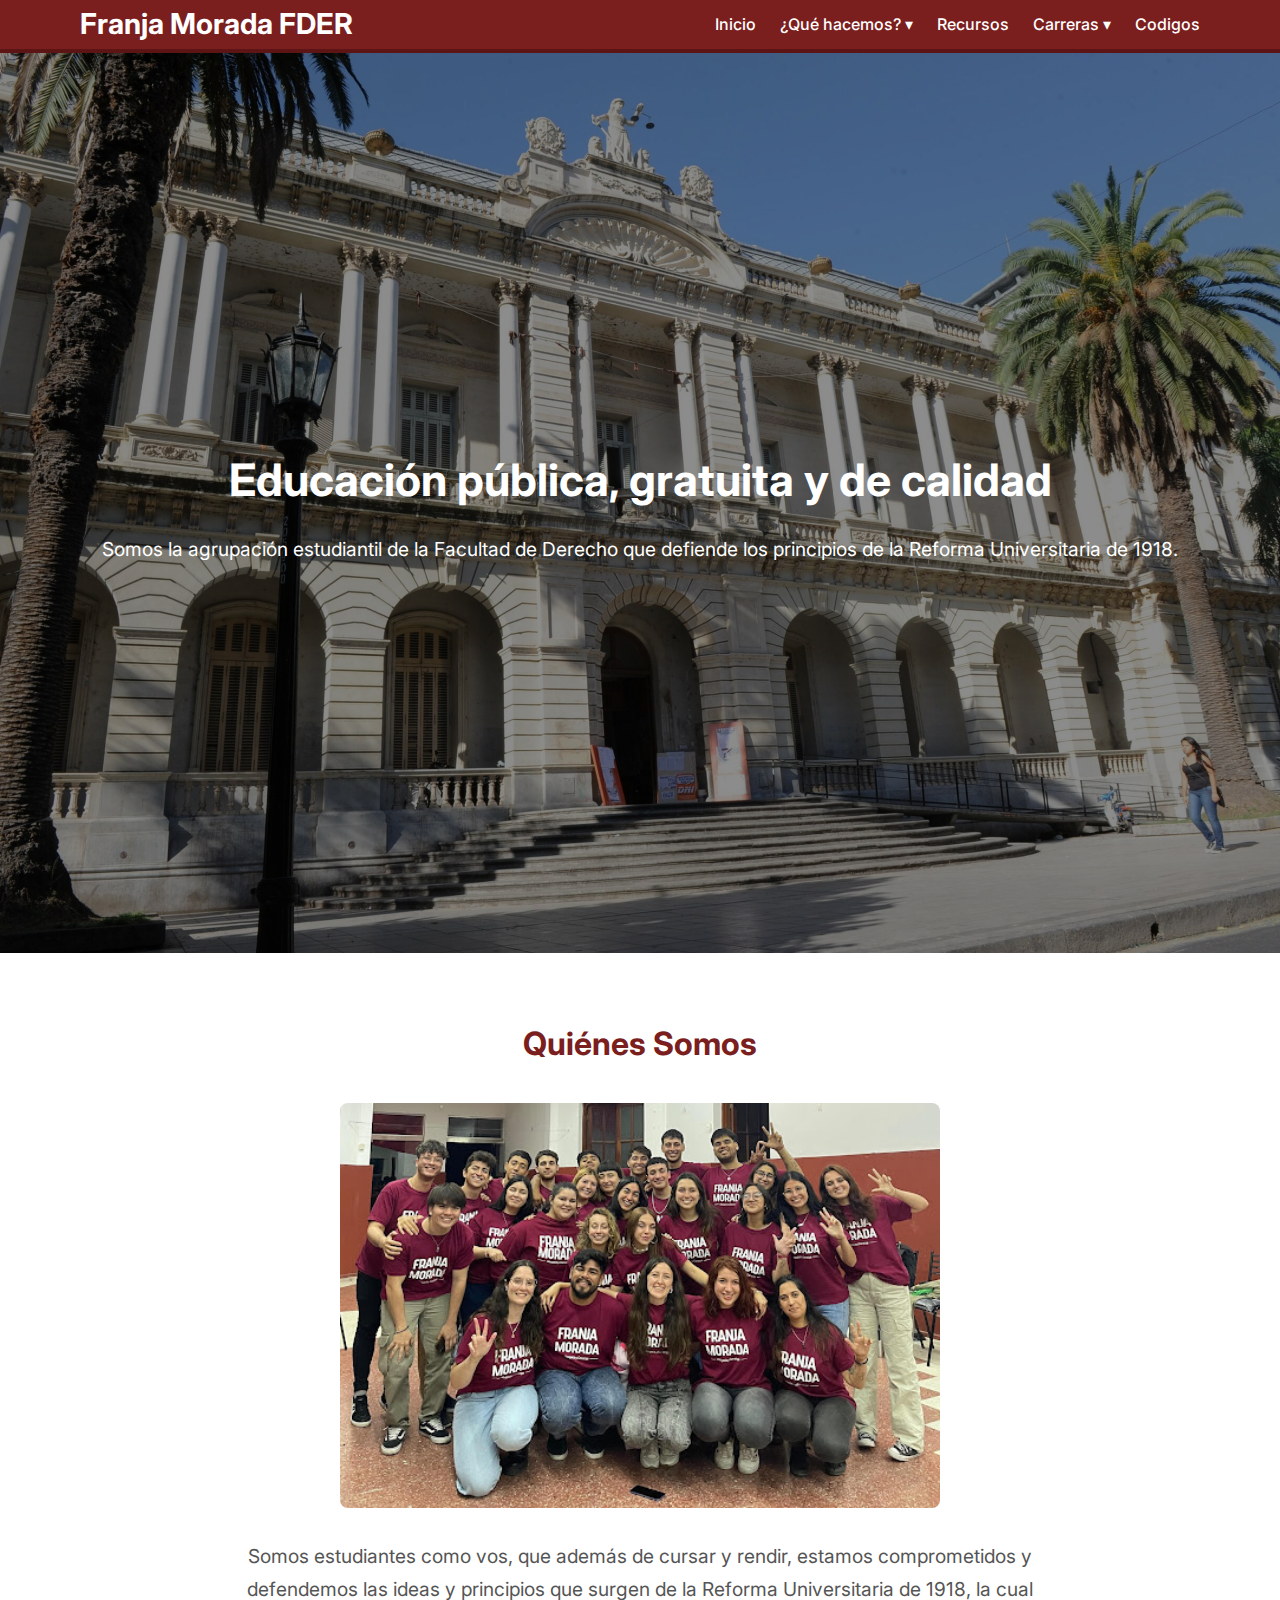
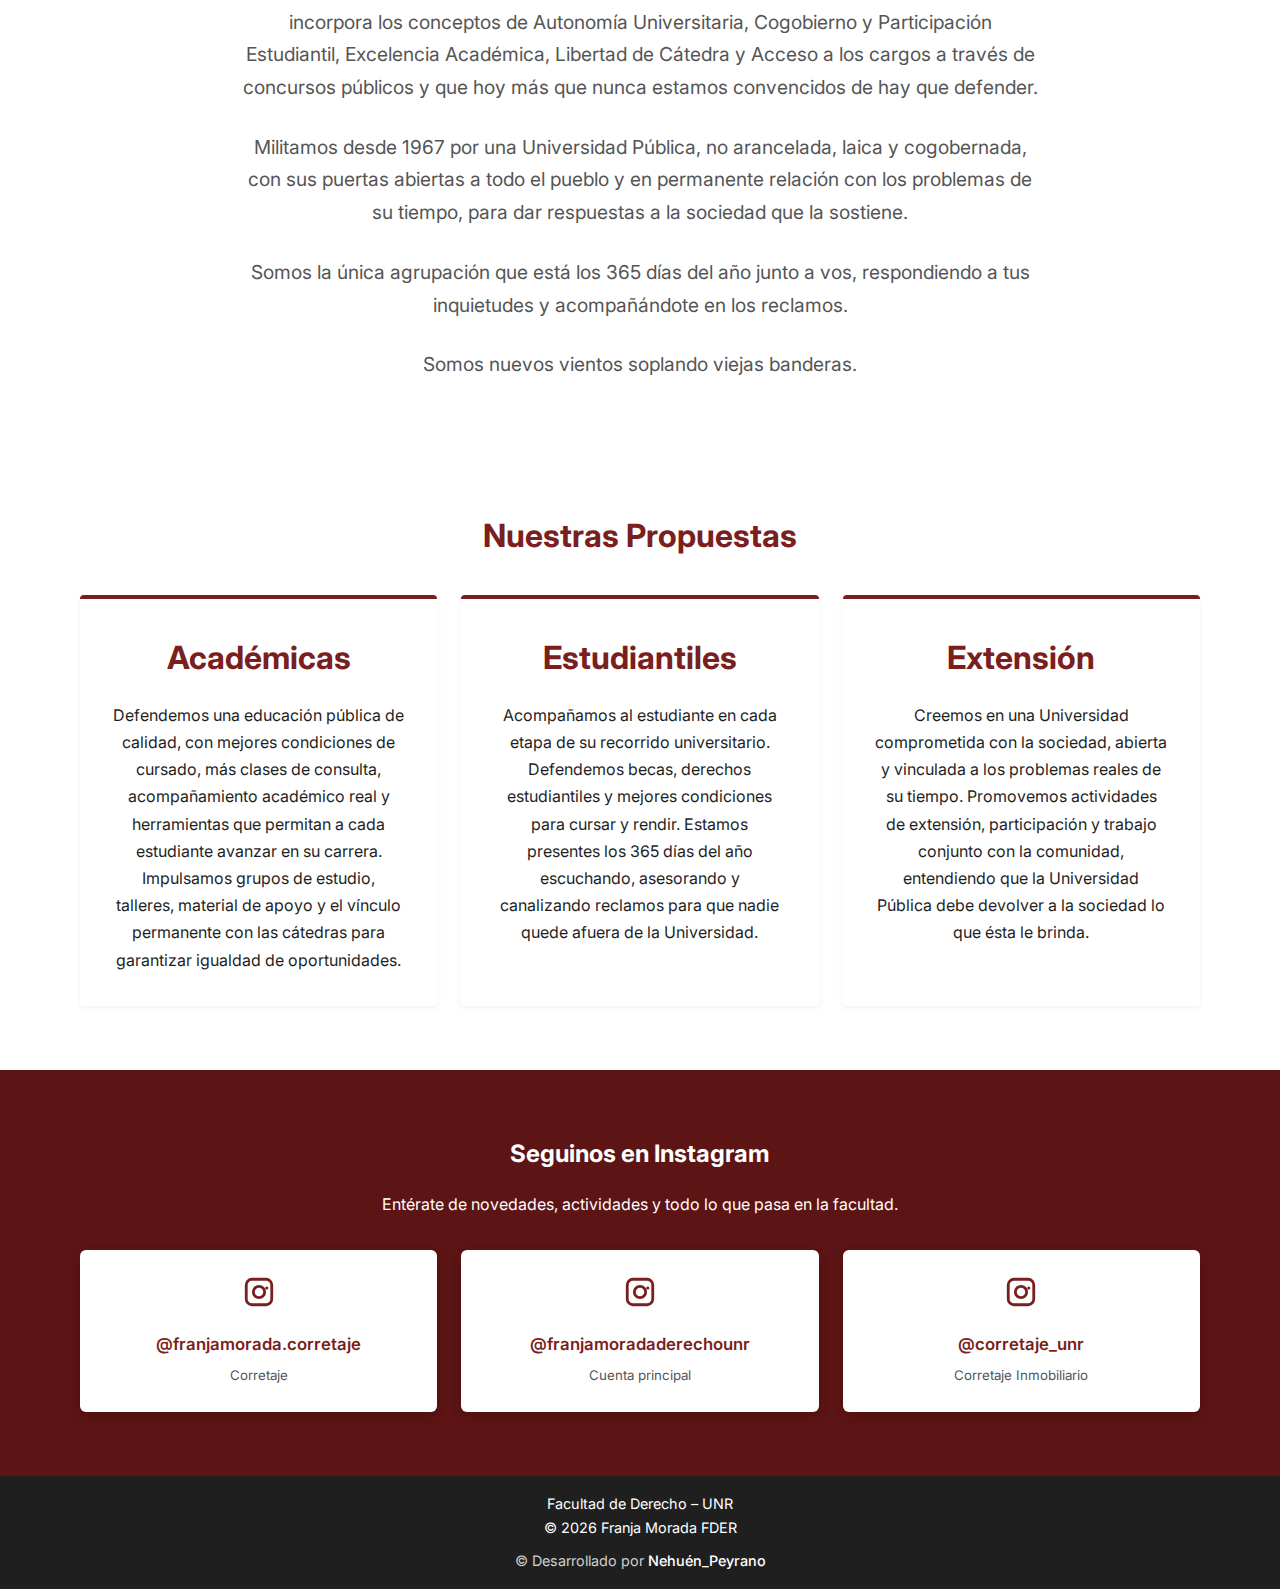
<file: index.html>
<!DOCTYPE html>
<html lang="es">

<head>
    <meta charset="UTF-8">
    <title>Franja Morada FDER – Facultad de Derecho UNR | Agrupación Estudiantil</title>
    <meta name="viewport" content="width=device-width, initial-scale=1.0">
    <meta name="description"
        content="Franja Morada FDER es la agrupación estudiantil de la Facultad de Derecho UNR. Conocé nuestras propuestas académicas, carreras, representación estudiantil y actividades." />
    <meta name="robots" content="index, follow">

    <!-- Google Font -->
    <link href="https://fonts.googleapis.com/css2?family=Inter:wght@400;500;600;700&display=swap" rel="stylesheet">
    <link rel="icon" type="image/png" href="img/Icono.jpg">


    <link rel="stylesheet" href="css/styles.css">
</head>

<body>

    <!-- HEADER -->
    <header class="header">
        <div class="container header-content">
            <h1 class="site-title">
                <a href="index.html">Franja Morada FDER</a>
            </h1>

            <nav class="nav-container">
                <button class="menu-toggle" id="menuToggle" aria-label="Abrir menú">
                    ☰
                </button>


                <ul class="nav" id="navMenu">
                    <li><a href="index.html">Inicio</a></li>
                    <li class="nav-item dropdown">
                        <a href="#" class="dropdown-toggle">¿Qué hacemos? ▾</a>
                        <ul class="dropdown-menu">
                            <li><a href="consejo_directivo.html">Consejo Directivo</a></li>
                            <li><a href="secretarias_ced.html">Secretarias del Ced</a></li>
                            <li><a href="fur.html">FUR</a></li>
                            <li><a href="propuestas_academicas.html">Propuestas Académicas</a></li>
                        </ul>
                    </li>
                    <li><a href="recursos.html">Recursos</a></li>
                    <li class="nav-item dropdown">
                        <a href="#" class="dropdown-toggle">Carreras ▾</a>
                        <ul class="dropdown-menu">
                            <li><a href="abogacia.html">Abogacía</a></li>
                            <li><a href="corretaje.html">Corretaje Inmobiliario</a></li>
                        </ul>
                    </li>
                    <li><a href="codigos.html">Codigos</a></li>
                </ul>
            </nav>

        </div>
    </header>

    <!-- HERO -->
    <section class="hero">
        <div class="hero-overlay"></div>

        <div class="container hero-content">
            <h2>Educación pública, gratuita y de calidad</h2>
            <p>
                Somos la agrupación estudiantil de la Facultad de Derecho que defiende
                los principios de la Reforma Universitaria de 1918.
            </p>
        </div>
    </section>


    <!-- QUIENES SOMOS -->
    <section class="section about">
        <div class="container">
            <h2>Quiénes Somos</h2>
            <img src="img/Inicio/Inicio.jpeg" loading="lazy" alt="Foto de estudiantes en la facultad"
                class="inicio-image">
            <p>
                Somos estudiantes como vos, que además de cursar y rendir, estamos comprometidos y defendemos las ideas
                y principios que surgen de la Reforma Universitaria de 1918, la cual incorpora los conceptos de
                Autonomía Universitaria, Cogobierno y Participación Estudiantil, Excelencia Académica, Libertad de
                Cátedra y Acceso a los cargos a través de concursos públicos y que hoy más que nunca estamos convencidos
                de hay que defender.
            </p>
            <br>
            <p>
                Militamos desde 1967 por una Universidad Pública, no arancelada, laica y cogobernada, con sus puertas
                abiertas a todo el pueblo y en permanente relación con los problemas de su tiempo, para dar respuestas a
                la sociedad que la sostiene.
            </p>
            <br>
            <p>
                Somos la única agrupación que está los 365 días del año junto a vos, respondiendo a tus inquietudes y
                acompañándote en los reclamos.
            </p>
            <br>
            <p>
                Somos nuevos vientos soplando viejas banderas.
            </p>
        </div>
    </section>

    <!-- PROPUESTAS -->
    <section class="section">
        <div class="container">
            <h2>Nuestras Propuestas</h2>

            <div class="cards">
                <article class="card">
                    <h3>Académicas</h3>
                    <p>Defendemos una educación pública de calidad, con mejores condiciones de cursado, más clases de
                        consulta, acompañamiento académico real y herramientas que permitan a cada estudiante avanzar en
                        su carrera. Impulsamos grupos de estudio, talleres, material de apoyo y el vínculo permanente
                        con las cátedras para garantizar igualdad de oportunidades.</p>
                </article>

                <article class="card">
                    <h3>Estudiantiles</h3>
                    <p>Acompañamos al estudiante en cada etapa de su recorrido universitario. Defendemos becas, derechos
                        estudiantiles y mejores condiciones para cursar y rendir. Estamos presentes los 365 días del año
                        escuchando, asesorando y canalizando reclamos para que nadie quede afuera de la Universidad.</p>
                </article>

                <article class="card">
                    <h3>Extensión</h3>
                    <p>Creemos en una Universidad comprometida con la sociedad, abierta y vinculada a los problemas
                        reales de su tiempo. Promovemos actividades de extensión, participación y trabajo conjunto con
                        la comunidad, entendiendo que la Universidad Pública debe devolver a la sociedad lo que ésta le
                        brinda.</p>
                </article>
            </div>

        </div>
    </section>

    <section class="cta">
        <div class="container">
            <h2>Seguinos en Instagram</h2>
            <p>Entérate de novedades, actividades y todo lo que pasa en la facultad.</p>

            <div class="social-grid">
                <a href="https://www.instagram.com/franjamorada.corretaje?utm_source=ig_web_button_share_sheet&igsh=ZDNlZDc0MzIxNw=="
                    target="_blank" rel="noopener noreferrer" class="social-card">
                    <svg class="ig-icon" viewBox="0 0 24 24">
                        <path
                            d="M7 2h10a5 5 0 015 5v10a5 5 0 01-5 5H7a5 5 0 01-5-5V7a5 5 0 015-5zm10 2H7a3 3 0 00-3 3v10a3 3 0 003 3h10a3 3 0 003-3V7a3 3 0 00-3-3zm-5 3a5 5 0 110 10 5 5 0 010-10zm0 2a3 3 0 100 6 3 3 0 000-6zm5.5-.9a1.1 1.1 0 110 2.2 1.1 1.1 0 010-2.2z" />
                    </svg>
                    <span>@franjamorada.corretaje</span>
                    <small>Corretaje</small>
                </a>
                <a href="https://www.instagram.com/franjamoradaderechounr?utm_source=ig_web_button_share_sheet&igsh=ZDNlZDc0MzIxNw=="
                    target="_blank" rel="noopener noreferrer" class="social-card">
                    <svg class="ig-icon" viewBox="0 0 24 24">
                        <path
                            d="M7 2h10a5 5 0 015 5v10a5 5 0 01-5 5H7a5 5 0 01-5-5V7a5 5 0 015-5zm10 2H7a3 3 0 00-3 3v10a3 3 0 003 3h10a3 3 0 003-3V7a3 3 0 00-3-3zm-5 3a5 5 0 110 10 5 5 0 010-10zm0 2a3 3 0 100 6 3 3 0 000-6zm5.5-.9a1.1 1.1 0 110 2.2 1.1 1.1 0 010-2.2z" />
                    </svg>
                    <span>@franjamoradaderechounr</span>
                    <small>Cuenta principal</small>
                </a>
                <a href="https://www.instagram.com/corretaje_unr?utm_source=ig_web_button_share_sheet&igsh=ZDNlZDc0MzIxNw=="
                    target="_blank" rel="noopener noreferrer" class="social-card">
                    <svg class="ig-icon" viewBox="0 0 24 24">
                        <path
                            d="M7 2h10a5 5 0 015 5v10a5 5 0 01-5 5H7a5 5 0 01-5-5V7a5 5 0 015-5zm10 2H7a3 3 0 00-3 3v10a3 3 0 003 3h10a3 3 0 003-3V7a3 3 0 00-3-3zm-5 3a5 5 0 110 10 5 5 0 010-10zm0 2a3 3 0 100 6 3 3 0 000-6zm5.5-.9a1.1 1.1 0 110 2.2 1.1 1.1 0 010-2.2z" />
                    </svg>
                    <span>@corretaje_unr</span>
                    <small>Corretaje Inmobiliario</small>
                </a>
            </div>
        </div>
    </section>


    <!-- FOOTER -->
    <footer class="footer">
        <div class="container">
            <p>Facultad de Derecho – UNR</p>
            <p>© 2026 Franja Morada FDER</p>
            <p class="footer-dev">
                © Desarrollado por
                <a href="https://instagram.com/nehuen_peyrano" target="_blank" aria-label="Instagram">
                      Nehuén_Peyrano
                </a>
            </p>
        </div>
    </footer>

    <script src="js/main.js"></script>

</body>

</html>
</file>
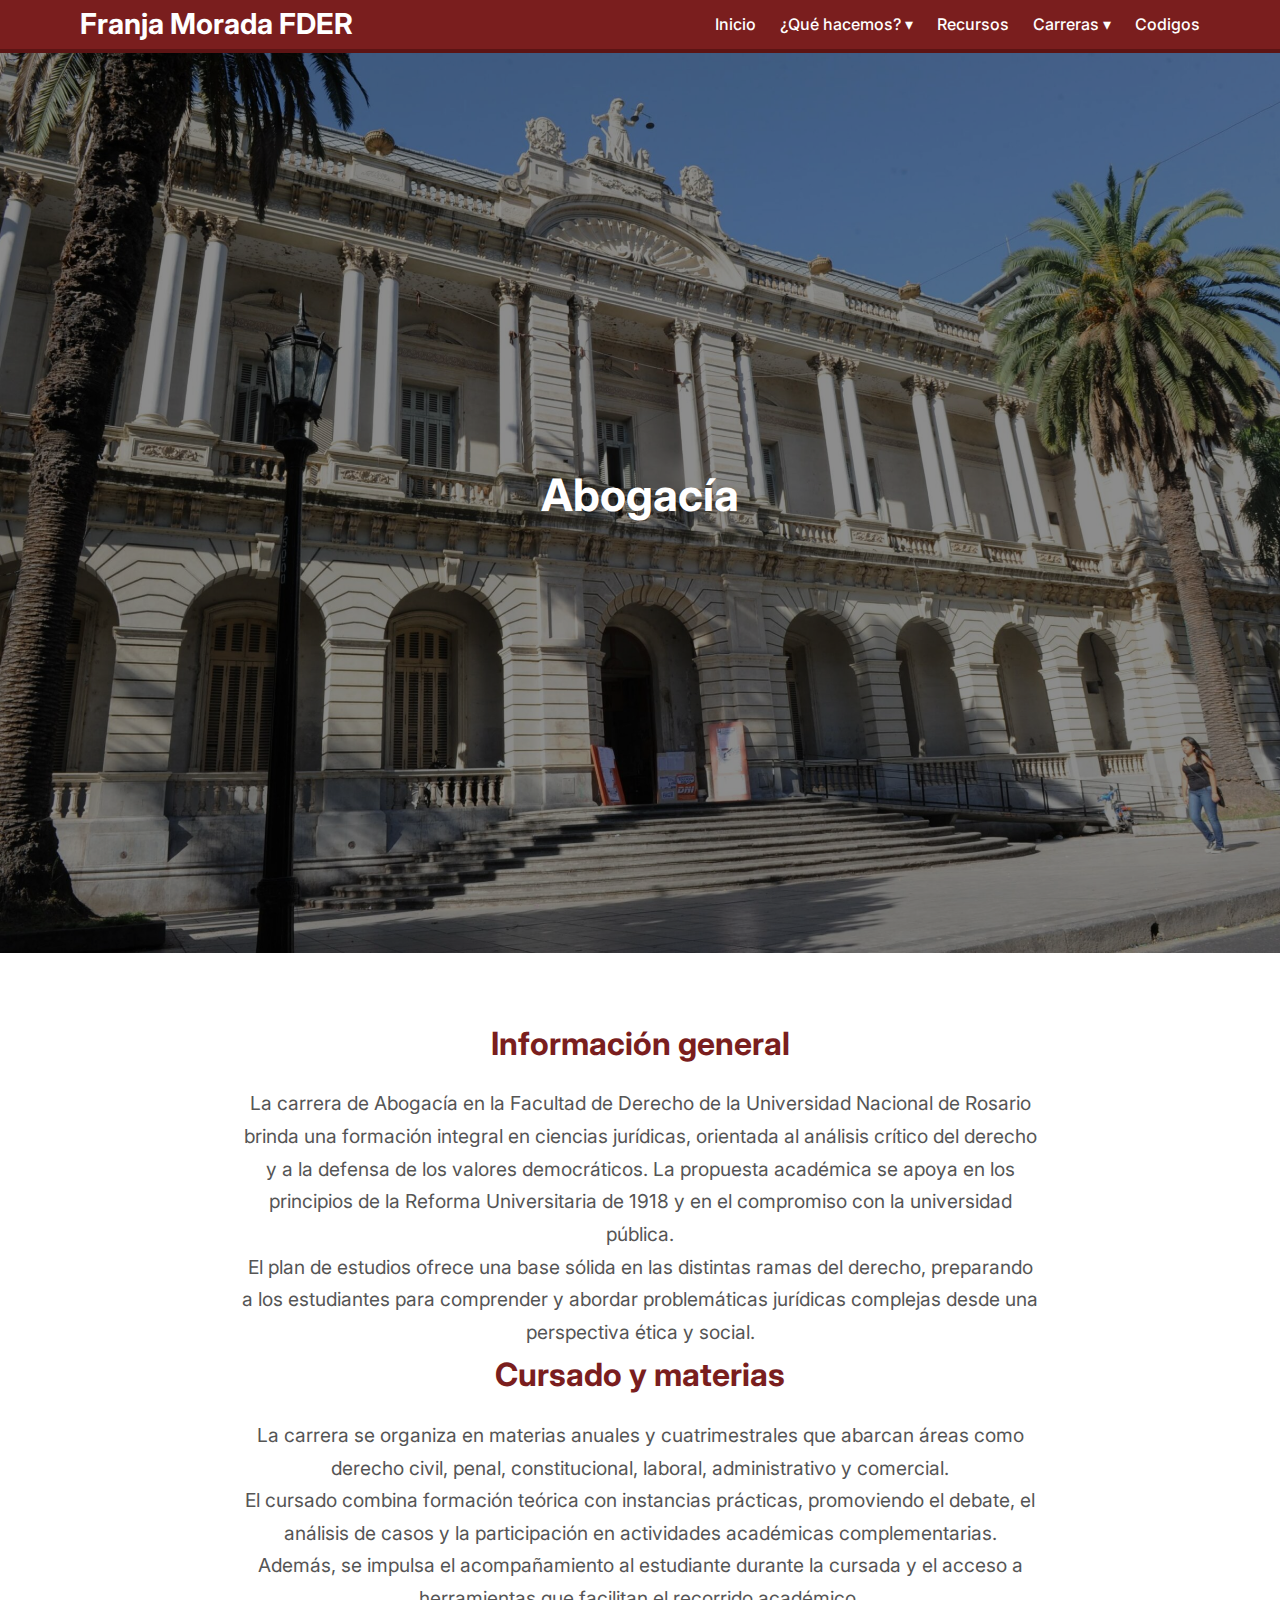
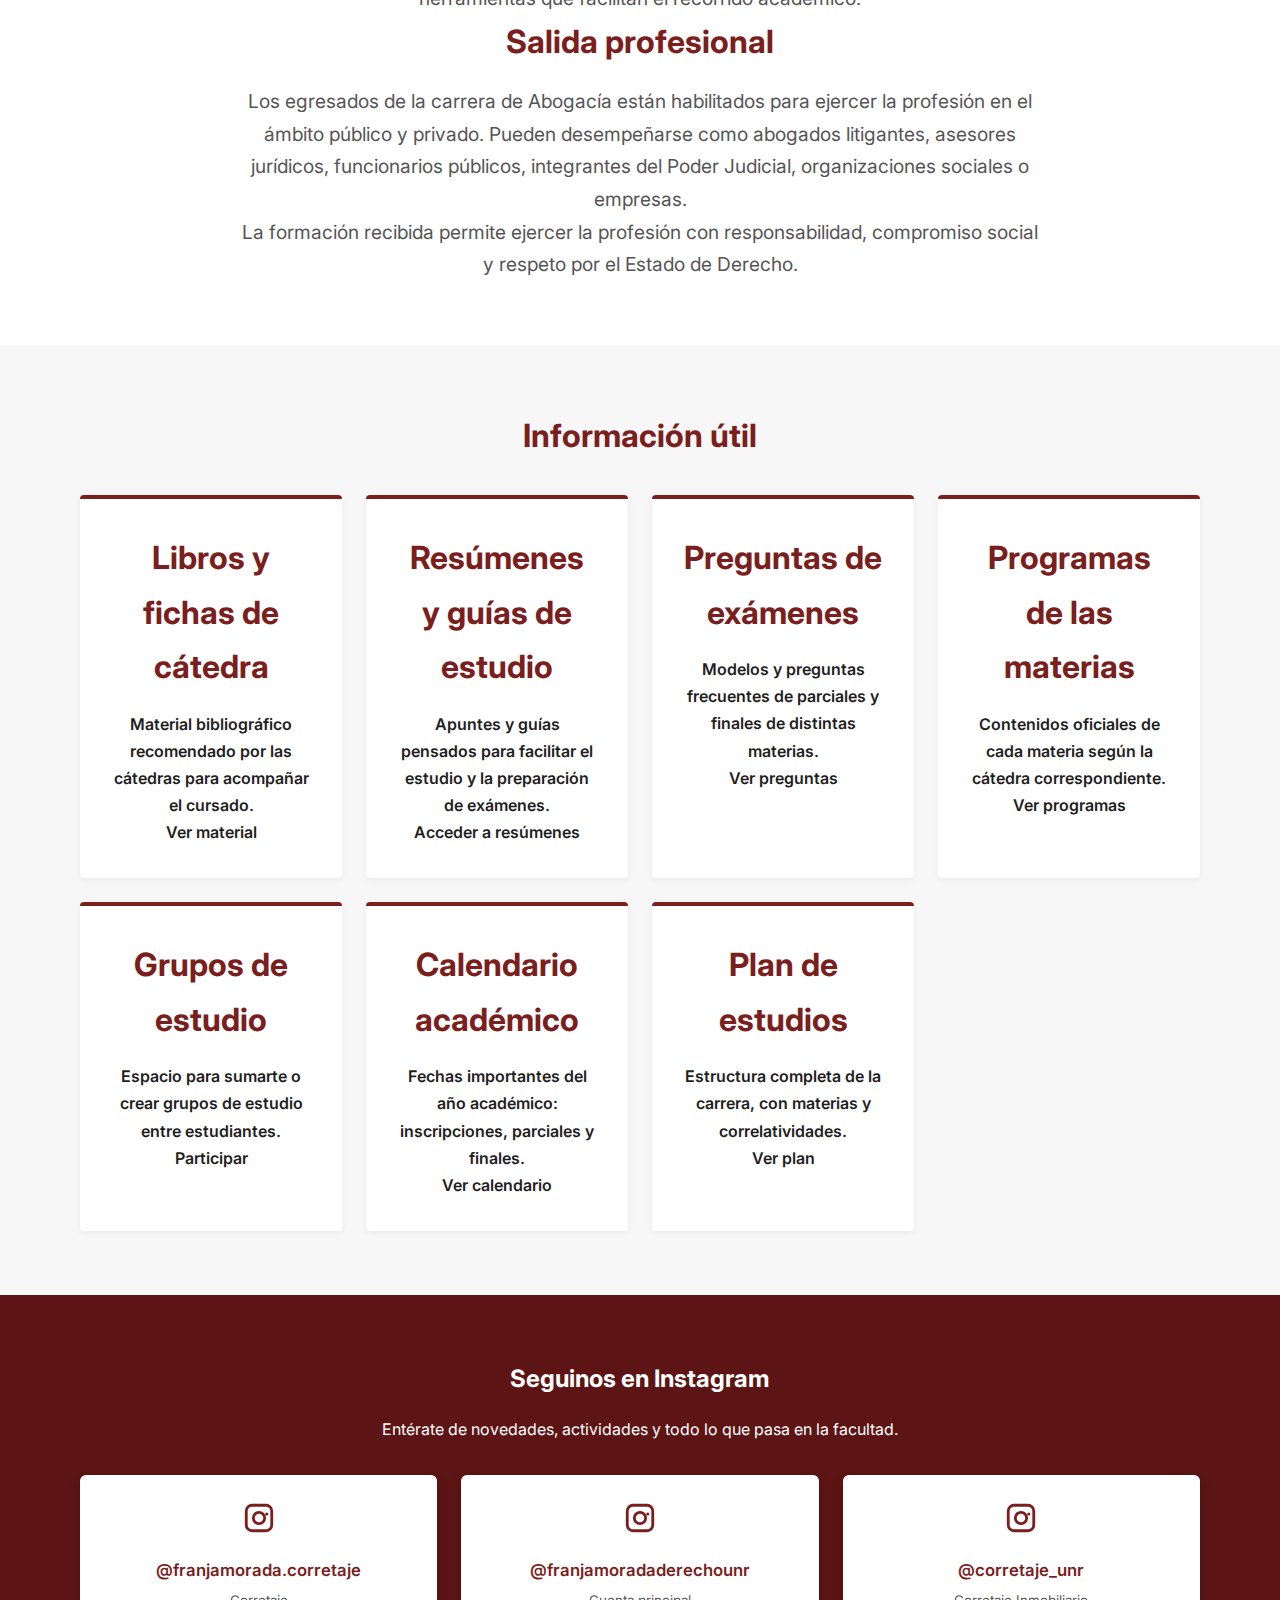
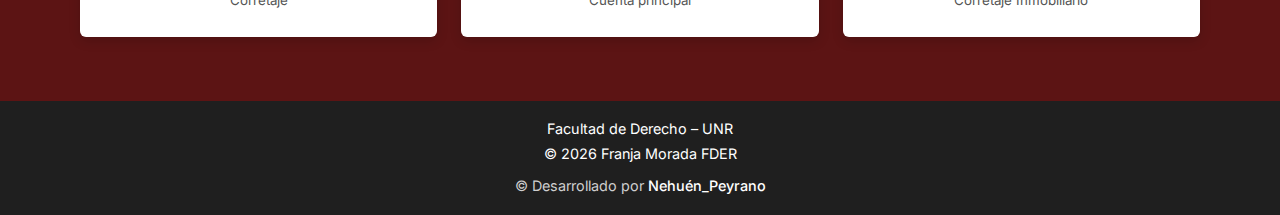
<file: abogacia.html>
<!DOCTYPE html>
<html lang="es">

<head>
    <meta charset="UTF-8">
    <title>Abogacía - Franja Morada FDER</title>
    <meta name="viewport" content="width=device-width, initial-scale=1.0">
    <meta name="description"
        content="Carrera de Abogacía en la Facultad de Derecho UNR. Información sobre cursado, materias, salida profesional y recursos académicos para estudiantes." />


    <!-- Google Font -->
    <link href="https://fonts.googleapis.com/css2?family=Inter:wght@400;500;600;700&display=swap" rel="stylesheet">
    <link rel="icon" type="image/png" href="img/Icono.jpg">

    <link rel="stylesheet" href="css/styles.css">
</head>

<body>

    <!-- HEADER -->
    <header class="header">
        <div class="container header-content">
            <h1 class="site-title visually-hidden">
                <a href="index.html">Franja Morada FDER</a>
            </h1>

            <nav class="nav-container">
                <button class="menu-toggle" id="menuToggle" aria-label="Abrir menú">
                    ☰
                </button>

                <ul class="nav" id="navMenu">
                    <li><a href="index.html">Inicio</a></li>
                    <li class="nav-item dropdown">
                        <a href="#" class="dropdown-toggle">¿Qué hacemos? ▾</a>
                        <ul class="dropdown-menu">
                            <li><a href="consejo_directivo.html">Consejo Directivo</a></li>
                            <li><a href="secretarias_ced.html">Secretarias del Ced</a></li>
                            <li><a href="fur.html">FUR</a></li>
                            <li><a href="propuestas_academicas.html">Propuestas Académicas</a></li>
                        </ul>
                    </li>
                    <li><a href="recursos.html">Recursos</a></li>
                    <li class="nav-item dropdown">
                        <a href="#" class="dropdown-toggle">Carreras ▾</a>
                        <ul class="dropdown-menu">
                            <li><a href="abogacia.html">Abogacía</a></li>
                            <li><a href="corretaje.html">Corretaje Inmobiliario</a></li>
                        </ul>
                    </li>
                    <li><a href="codigos.html">Codigos</a></li>
                </ul>
            </nav>

        </div>
    </header>

    <!-- HERO -->
    <section class="hero">
        <div class="hero-overlay"></div>
        <div class="container hero-content">
            <h2>Abogacía</h2>
        </div>
    </section>

    <section class="section">
        <div class="container about">
            <h2>Información general</h2>
            <p>
                La carrera de Abogacía en la Facultad de Derecho de la Universidad Nacional de Rosario brinda una
                formación integral en ciencias jurídicas, orientada al análisis crítico del derecho y a la defensa de
                los valores democráticos. La propuesta académica se apoya en los principios de la Reforma Universitaria
                de 1918 y en el compromiso con la universidad pública.
            </p>
            <p>
                El plan de estudios ofrece una base sólida en las distintas ramas del derecho, preparando a los
                estudiantes para comprender y abordar problemáticas jurídicas complejas desde una perspectiva ética y
                social.
            </p>

            <h3>Cursado y materias</h3>
            <p>
                La carrera se organiza en materias anuales y cuatrimestrales que abarcan áreas como derecho civil,
                penal, constitucional, laboral, administrativo y comercial.
            </p>
            <p>
                El cursado combina formación teórica con instancias prácticas, promoviendo el debate, el análisis de
                casos y la participación en actividades académicas complementarias.
            </p>
            <p>
                Además, se impulsa el acompañamiento al estudiante durante la cursada y el acceso a herramientas que
                facilitan el recorrido académico.
            </p>

            <h3>Salida profesional</h3>
            <p>
                Los egresados de la carrera de Abogacía están habilitados para ejercer la profesión en el ámbito público
                y privado. Pueden desempeñarse como abogados litigantes, asesores jurídicos, funcionarios públicos,
                integrantes del Poder Judicial, organizaciones sociales o empresas.
            </p>
            <p>
                La formación recibida permite ejercer la profesión con responsabilidad, compromiso social y respeto por
                el Estado de Derecho.
            </p>
        </div>
    </section>

    <section class="section section-light">
        <div class="container">
            <h2>Información útil</h2>

            <div class="cards">
                <a href="https://drive.google.com/drive/u/2/folders/1U_MAK2_aPjS_hC7g5O1Ng7krMCZN_Swg" target="_blank"
                    rel="noopener noreferrer" class="card link-card">
                    <h3>Libros y fichas de cátedra</h3>
                    <p>Material bibliográfico recomendado por las cátedras para acompañar el cursado.</p>
                    <span class="card-action">Ver material</span>
                </a>

                <a href="https://drive.google.com/drive/u/1/folders/1GD3n-MalwU8Q2I8BdGBVSjk9R2-rdGQW" target="_blank"
                    rel="noopener noreferrer" class="card link-card">
                    <h3>Resúmenes y guías de estudio</h3>
                    <p>Apuntes y guías pensados para facilitar el estudio y la preparación de exámenes.</p>
                    <span class="card-action">Acceder a resúmenes</span>
                </a>

                <a href="https://drive.google.com/drive/u/2/folders/1le2a8fhkeeeZYTnHQyi-LmtB6yB1LXTX" target="_blank"
                    rel="noopener noreferrer" class="card link-card">
                    <h3>Preguntas de exámenes</h3>
                    <p>Modelos y preguntas frecuentes de parciales y finales de distintas materias.</p>
                    <span class="card-action">Ver preguntas</span>
                </a>

                <a href="https://drive.google.com/drive/folders/1m_xgrPG9vQYuVpwAMoGnvSs2vLdLUjKl" target="_blank"
                    rel="noopener noreferrer" class="card link-card">
                    <h3>Programas de las materias</h3>
                    <p>Contenidos oficiales de cada materia según la cátedra correspondiente.</p>
                    <span class="card-action">Ver programas</span>
                </a>

                <a href="https://drive.google.com/drive/u/1/folders/1-eaDQ4PdgPk6f4LiLbcW-Amk26FkzWQd" target="_blank"
                    rel="noopener noreferrer" class="card link-card">
                    <h3>Grupos de estudio</h3>
                    <p>Espacio para sumarte o crear grupos de estudio entre estudiantes.</p>
                    <span class="card-action">Participar</span>
                </a>

                <a href="https://drive.google.com/drive/folders/1E_BdOg7NS0EaiAaTBmr9EDUlqNMywWz3" target="_blank"
                    rel="noopener noreferrer" class="card link-card">
                    <h3>Calendario académico</h3>
                    <p>Fechas importantes del año académico: inscripciones, parciales y finales.</p>
                    <span class="card-action">Ver calendario</span>
                </a>

                <a href="https://drive.google.com/drive/folders/1E_BdOg7NS0EaiAaTBmr9EDUlqNMywWz3" target="_blank"
                    rel="noopener noreferrer" class="card link-card">
                    <h3>Plan de estudios</h3>
                    <p>Estructura completa de la carrera, con materias y correlatividades.</p>
                    <span class="card-action">Ver plan</span>
                </a>
            </div>
        </div>
    </section>

    <section class="cta">
        <div class="container">
            <h2>Seguinos en Instagram</h2>
            <p>Entérate de novedades, actividades y todo lo que pasa en la facultad.</p>

            <div class="social-grid">
                <a href="https://www.instagram.com/franjamorada.corretaje?utm_source=ig_web_button_share_sheet&igsh=ZDNlZDc0MzIxNw=="
                    target="_blank" rel="noopener noreferrer" class="social-card">
                    <svg class="ig-icon" viewBox="0 0 24 24">
                        <path
                            d="M7 2h10a5 5 0 015 5v10a5 5 0 01-5 5H7a5 5 0 01-5-5V7a5 5 0 015-5zm10 2H7a3 3 0 00-3 3v10a3 3 0 003 3h10a3 3 0 003-3V7a3 3 0 00-3-3zm-5 3a5 5 0 110 10 5 5 0 010-10zm0 2a3 3 0 100 6 3 3 0 000-6zm5.5-.9a1.1 1.1 0 110 2.2 1.1 1.1 0 010-2.2z" />
                    </svg>
                    <span>@franjamorada.corretaje</span>
                    <small>Corretaje</small>
                </a>
                <a href="https://www.instagram.com/franjamoradaderechounr?utm_source=ig_web_button_share_sheet&igsh=ZDNlZDc0MzIxNw=="
                    target="_blank" rel="noopener noreferrer" class="social-card">
                    <svg class="ig-icon" viewBox="0 0 24 24">
                        <path
                            d="M7 2h10a5 5 0 015 5v10a5 5 0 01-5 5H7a5 5 0 01-5-5V7a5 5 0 015-5zm10 2H7a3 3 0 00-3 3v10a3 3 0 003 3h10a3 3 0 003-3V7a3 3 0 00-3-3zm-5 3a5 5 0 110 10 5 5 0 010-10zm0 2a3 3 0 100 6 3 3 0 000-6zm5.5-.9a1.1 1.1 0 110 2.2 1.1 1.1 0 010-2.2z" />
                    </svg>
                    <span>@franjamoradaderechounr</span>
                    <small>Cuenta principal</small>
                </a>
                <a href="https://www.instagram.com/corretaje_unr?utm_source=ig_web_button_share_sheet&igsh=ZDNlZDc0MzIxNw=="
                    target="_blank" rel="noopener noreferrer" class="social-card">
                    <svg class="ig-icon" viewBox="0 0 24 24">
                        <path
                            d="M7 2h10a5 5 0 015 5v10a5 5 0 01-5 5H7a5 5 0 01-5-5V7a5 5 0 015-5zm10 2H7a3 3 0 00-3 3v10a3 3 0 003 3h10a3 3 0 003-3V7a3 3 0 00-3-3zm-5 3a5 5 0 110 10 5 5 0 010-10zm0 2a3 3 0 100 6 3 3 0 000-6zm5.5-.9a1.1 1.1 0 110 2.2 1.1 1.1 0 010-2.2z" />
                    </svg>
                    <span>@corretaje_unr</span>
                    <small>Corretaje Inmobiliario</small>
                </a>
            </div>
        </div>
    </section>

    <!-- FOOTER -->
    <footer class="footer">
        <div class="container">
            <p>Facultad de Derecho – UNR</p>
            <p>© 2026 Franja Morada FDER</p>
            <p class="footer-dev">
                © Desarrollado por
                <a href="https://instagram.com/nehuen_peyrano" target="_blank" aria-label="Instagram">
                      Nehuén_Peyrano
                </a>
            </p>
        </div>
    </footer>

    <script src="js/main.js"></script>

</body>

</html>
</file>
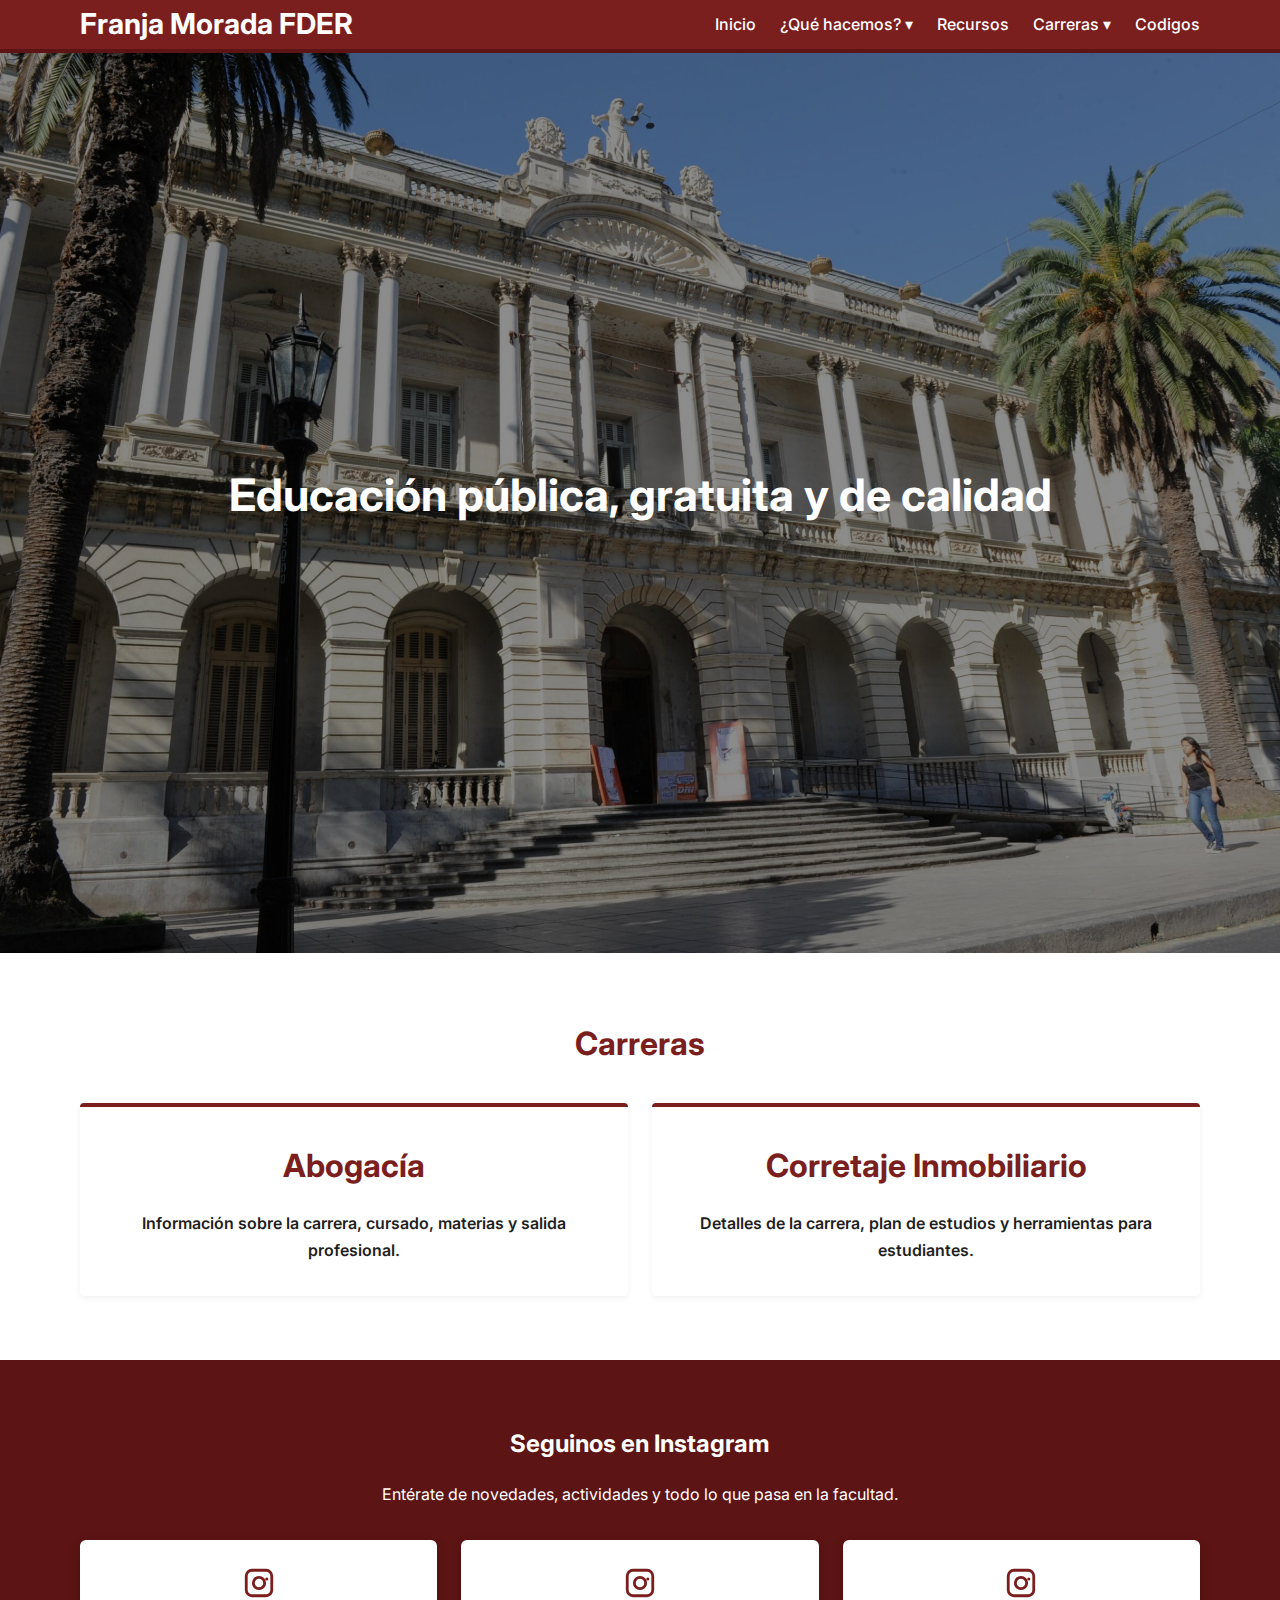
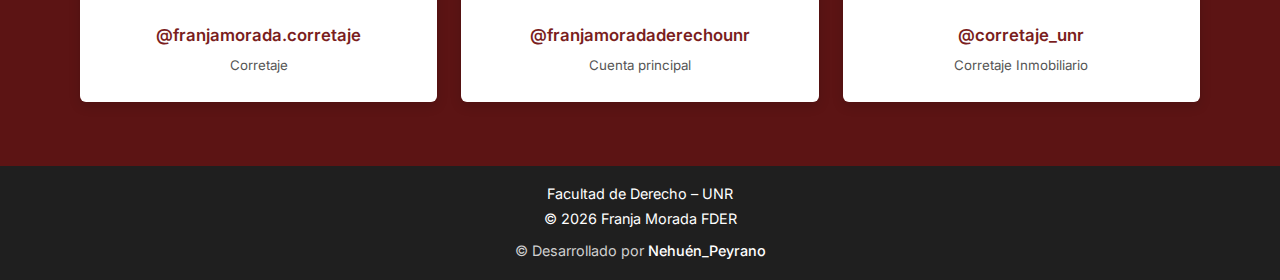
<file: carreras.html>
<!DOCTYPE html>
<html lang="es">

<head>
    <meta charset="UTF-8">
    <title>Carreras - Franja Morada FDER</title>
    <meta name="viewport" content="width=device-width, initial-scale=1.0">

    <!-- Google Font -->
    <link href="https://fonts.googleapis.com/css2?family=Inter:wght@400;500;600;700&display=swap" rel="stylesheet">
    <link rel="icon" type="image/png" href="img/Icono.jpg">

    <link rel="stylesheet" href="css/styles.css">
</head>

<body>

    <!-- HEADER -->
    <header class="header">
        <div class="container header-content">
            <h1 class="site-title">
                <a href="index.html">Franja Morada FDER</a>
            </h1>

            <nav class="nav-container">
                <button class="menu-toggle" id="menuToggle" aria-label="Abrir menú">
                    ☰
                </button>

                <ul class="nav" id="navMenu">
                    <li><a href="index.html">Inicio</a></li>
                    <li class="nav-item dropdown">
                        <a href="#" class="dropdown-toggle">¿Qué hacemos? ▾</a>
                        <ul class="dropdown-menu">
                            <li><a href="consejo_directivo.html">Consejo Directivo</a></li>
                            <li><a href="secretarias_ced.html">Secretarias del Ced</a></li>
                            <li><a href="fur.html">FUR</a></li>
                            <li><a href="propuestas_academicas.html">Propuestas Académicas</a></li>
                        </ul>
                    </li>
                    <li><a href="recursos.html">Recursos</a></li>
                    <li class="nav-item dropdown">
                        <a href="#" class="dropdown-toggle">Carreras ▾</a>
                        <ul class="dropdown-menu">
                            <li><a href="abogacia.html">Abogacía</a></li>
                            <li><a href="corretaje.html">Corretaje Inmobiliario</a></li>
                        </ul>
                    </li>
                    <li><a href="codigos.html">Codigos</a></li>
                </ul>
            </nav>

        </div>
    </header>

    <!-- HERO -->
    <section class="hero">
        <div class="hero-overlay"></div>

        <div class="container hero-content">
            <h2>Educación pública, gratuita y de calidad</h2>
        </div>
    </section>
    <section class="section">
        <div class="container">
            <h2>Carreras</h2>

            <div class="cards">
                <a href="abogacia.html" class="card link-card">
                    <h3>Abogacía</h3>
                    <p>Información sobre la carrera, cursado, materias y salida profesional.</p>
                </a>

                <a href="corretaje.html" class="card link-card">
                    <h3>Corretaje Inmobiliario</h3>
                    <p>Detalles de la carrera, plan de estudios y herramientas para estudiantes.</p>
                </a>
            </div>
        </div>
    </section>


    <section class="cta">
        <div class="container">
            <h2>Seguinos en Instagram</h2>
            <p>Entérate de novedades, actividades y todo lo que pasa en la facultad.</p>

            <div class="social-grid">
                <a href="https://www.instagram.com/franjamorada.corretaje?utm_source=ig_web_button_share_sheet&igsh=ZDNlZDc0MzIxNw=="
                    target="_blank" rel="noopener noreferrer" class="social-card">
                    <svg class="ig-icon" viewBox="0 0 24 24">
                        <path
                            d="M7 2h10a5 5 0 015 5v10a5 5 0 01-5 5H7a5 5 0 01-5-5V7a5 5 0 015-5zm10 2H7a3 3 0 00-3 3v10a3 3 0 003 3h10a3 3 0 003-3V7a3 3 0 00-3-3zm-5 3a5 5 0 110 10 5 5 0 010-10zm0 2a3 3 0 100 6 3 3 0 000-6zm5.5-.9a1.1 1.1 0 110 2.2 1.1 1.1 0 010-2.2z" />
                    </svg>
                    <span>@franjamorada.corretaje</span>
                    <small>Corretaje</small>
                </a>
                <a href="https://www.instagram.com/franjamoradaderechounr?utm_source=ig_web_button_share_sheet&igsh=ZDNlZDc0MzIxNw=="
                    target="_blank" rel="noopener noreferrer" class="social-card">
                    <svg class="ig-icon" viewBox="0 0 24 24">
                        <path
                            d="M7 2h10a5 5 0 015 5v10a5 5 0 01-5 5H7a5 5 0 01-5-5V7a5 5 0 015-5zm10 2H7a3 3 0 00-3 3v10a3 3 0 003 3h10a3 3 0 003-3V7a3 3 0 00-3-3zm-5 3a5 5 0 110 10 5 5 0 010-10zm0 2a3 3 0 100 6 3 3 0 000-6zm5.5-.9a1.1 1.1 0 110 2.2 1.1 1.1 0 010-2.2z" />
                    </svg>
                    <span>@franjamoradaderechounr</span>
                    <small>Cuenta principal</small>
                </a>
                <a href="https://www.instagram.com/corretaje_unr?utm_source=ig_web_button_share_sheet&igsh=ZDNlZDc0MzIxNw=="
                    target="_blank" rel="noopener noreferrer" class="social-card">
                    <svg class="ig-icon" viewBox="0 0 24 24">
                        <path
                            d="M7 2h10a5 5 0 015 5v10a5 5 0 01-5 5H7a5 5 0 01-5-5V7a5 5 0 015-5zm10 2H7a3 3 0 00-3 3v10a3 3 0 003 3h10a3 3 0 003-3V7a3 3 0 00-3-3zm-5 3a5 5 0 110 10 5 5 0 010-10zm0 2a3 3 0 100 6 3 3 0 000-6zm5.5-.9a1.1 1.1 0 110 2.2 1.1 1.1 0 010-2.2z" />
                    </svg>
                    <span>@corretaje_unr</span>
                    <small>Corretaje Inmobiliario</small>
                </a>
            </div>
        </div>
    </section>

    <!-- FOOTER -->
    <footer class="footer">
        <div class="container">
            <p>Facultad de Derecho – UNR</p>
            <p>© 2026 Franja Morada FDER</p>
            <p class="footer-dev">
                © Desarrollado por
                <a href="https://instagram.com/nehuen_peyrano" target="_blank" aria-label="Instagram">
                      Nehuén_Peyrano
                </a>
            </p>
        </div>
    </footer>

    <script src="js/main.js"></script>

</body>

</html>
</file>
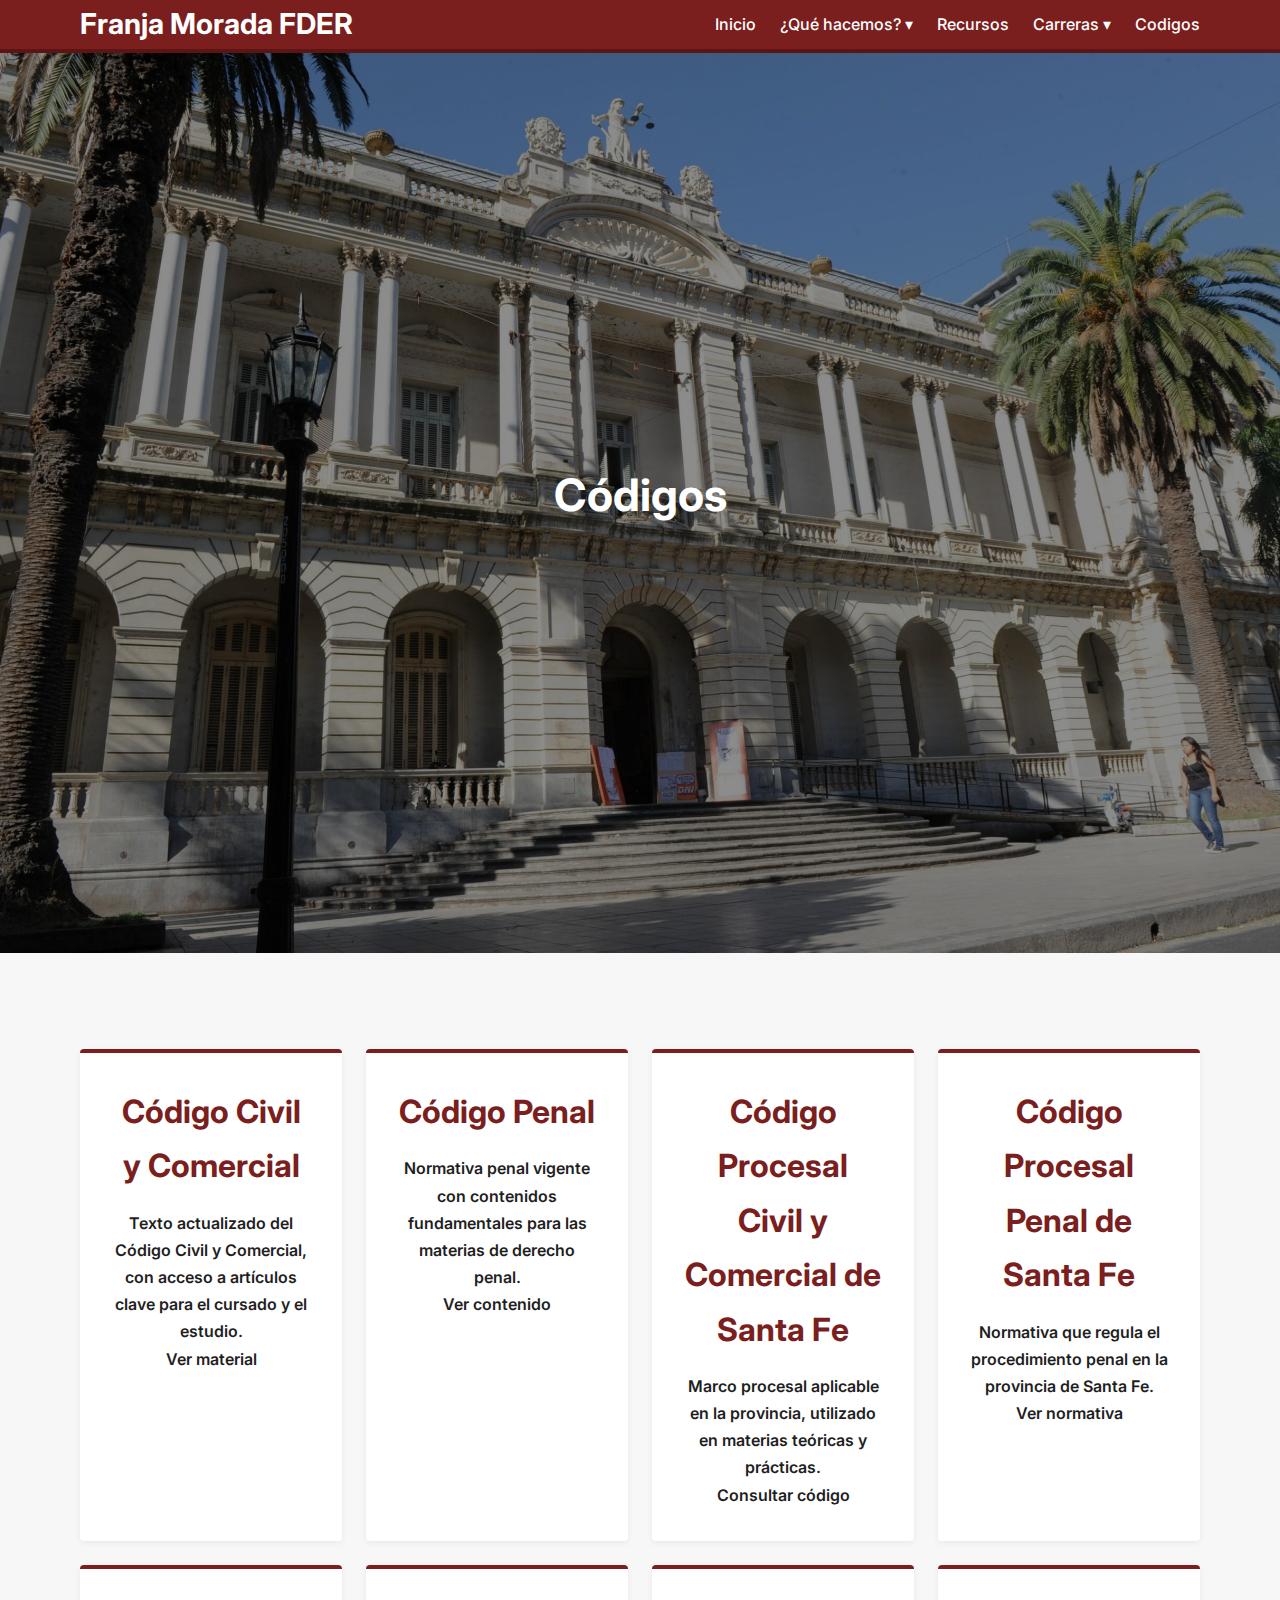
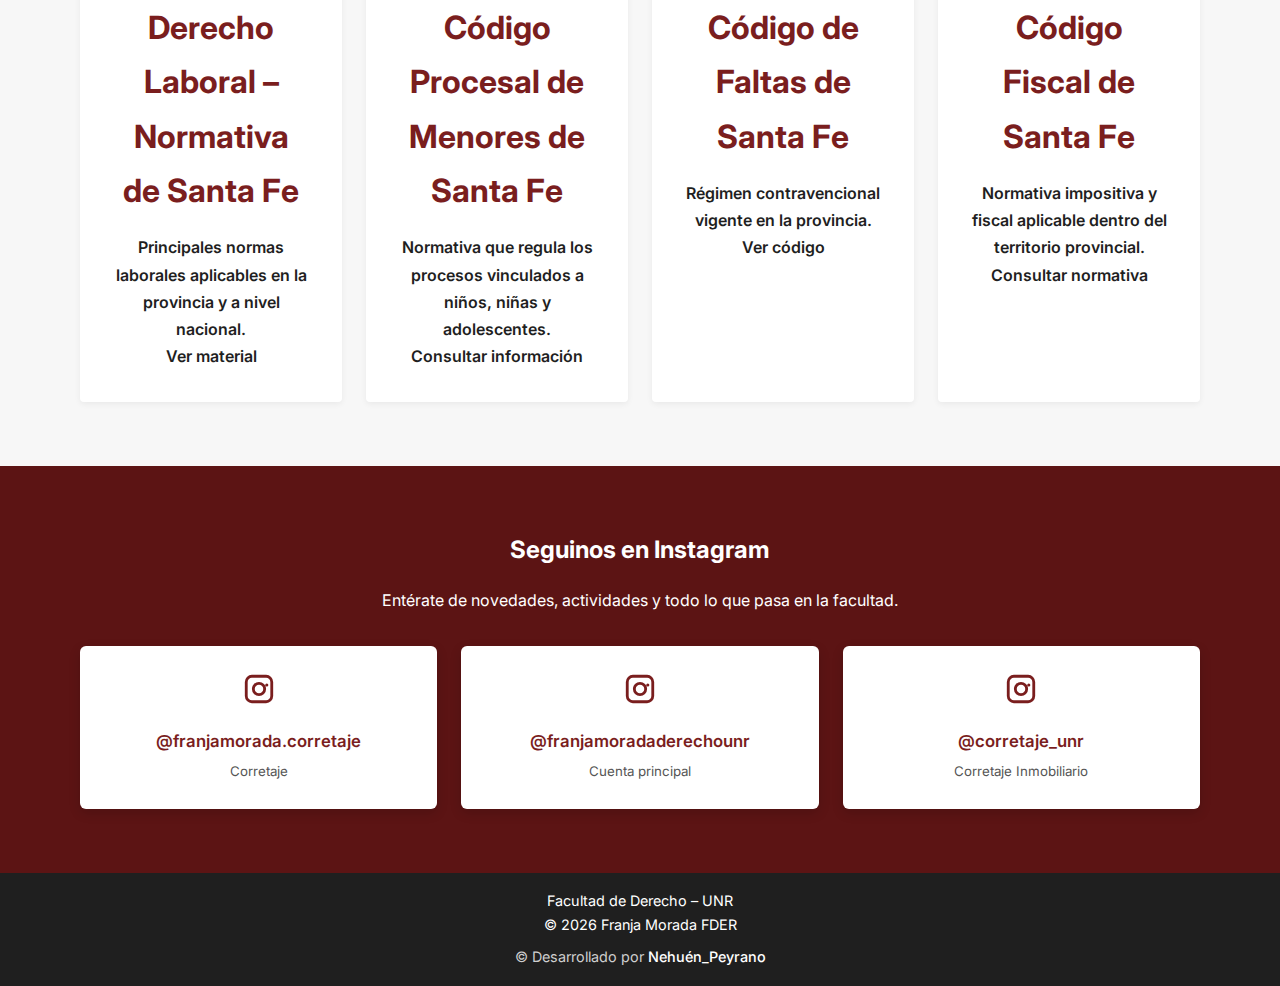
<file: codigos.html>
<!DOCTYPE html>
<html lang="es">

<head>
    <meta charset="UTF-8">
    <title>Códigos Legales para Estudiantes de Derecho | Franja Morada FDER</title>
    <meta name="viewport" content="width=device-width, initial-scale=1.0">
    <meta name="description"
        content="Información sobre la carrera de Corretaje Inmobiliario en la Facultad de Derecho de la UNR. Plan de estudios, salida laboral y recursos útiles para estudiantes.">
    <meta name="description"
        content="Acceso directo a códigos legales actualizados: Código Civil y Comercial, Penal, Procesales y normativa de Santa Fe para estudiantes de Derecho UNR.">


    <!-- Google Font -->
    <link href="https://fonts.googleapis.com/css2?family=Inter:wght@400;500;600;700&display=swap" rel="stylesheet">
    <link rel="icon" type="image/png" href="img/Icono.jpg">

    <link rel="stylesheet" href="css/styles.css">
</head>

<body>

    <!-- HEADER -->
    <header class="header">
        <div class="container header-content">
            <h1 class="site-title">
                <a href="index.html">Franja Morada FDER</a>
            </h1>

            <nav class="nav-container">
                <button class="menu-toggle" id="menuToggle" aria-label="Abrir menú">
                    ☰
                </button>

                <ul class="nav" id="navMenu">
                    <li><a href="index.html">Inicio</a></li>
                    <li class="nav-item dropdown">
                        <a href="#" class="dropdown-toggle">¿Qué hacemos? ▾</a>
                        <ul class="dropdown-menu">
                            <li><a href="consejo_directivo.html">Consejo Directivo</a></li>
                            <li><a href="secretarias_ced.html">Secretarias del Ced</a></li>
                            <li><a href="fur.html">FUR</a></li>
                            <li><a href="propuestas_academicas.html">Propuestas Académicas</a></li>
                        </ul>
                    </li>
                    <li><a href="recursos.html">Recursos</a></li>
                    <li class="nav-item dropdown">
                        <a href="#" class="dropdown-toggle">Carreras ▾</a>
                        <ul class="dropdown-menu">
                            <li><a href="abogacia.html">Abogacía</a></li>
                            <li><a href="corretaje.html">Corretaje Inmobiliario</a></li>
                        </ul>
                    </li>
                    <li><a href="codigos.html">Codigos</a></li>
                </ul>
            </nav>

        </div>
    </header>

    <!-- HERO -->
    <section class="hero">
        <div class="hero-overlay"></div>
        <div class="container hero-content">
            <h2>Códigos</h2>
        </div>
    </section>

    <section class="section section-light">
        <div class="container">
            <div class="cards">
                <a href="https://servicios.infoleg.gob.ar/infolegInternet/anexos/235000-239999/235975/texact.htm"
                    target="_blank" rel="noopener noreferrer" class="card link-card">
                    <h3>Código Civil y Comercial</h3>
                    <p>
                        Texto actualizado del Código Civil y Comercial, con acceso a artículos clave para el cursado
                        y el estudio.
                    </p>
                    <span class="card-action">Ver material</span>
                </a>

                <a href="https://servicios.infoleg.gob.ar/infolegInternet/anexos/15000-19999/16546/texact.htm"
                    target="_blank" rel="noopener noreferrer" class="card link-card">
                    <h3>Código Penal</h3>
                    <p>
                        Normativa penal vigente con contenidos fundamentales para las materias de derecho penal.
                    </p>
                    <span class="card-action">Ver contenido</span>
                </a>

                <a href="https://www.justiciasantafe.gov.ar/wp-content/uploads/2023/02/Texto-Actualizado-Ley-N%C2%B0-5531.pdf"
                    target="_blank" rel="noopener noreferrer" class="card link-card">
                    <h3>Código Procesal Civil y Comercial de Santa Fe</h3>
                    <p>
                        Marco procesal aplicable en la provincia, utilizado en materias teóricas y prácticas.
                    </p>
                    <span class="card-action">Consultar código</span>
                </a>

                <a href="https://www.justiciasantafe.gov.ar/wp-content/uploads/2023/02/Texto-Actualizado-Ley-N%C2%B0-5531.pdf"
                    target="_blank" rel="noopener noreferrer" class="card link-card">
                    <h3>Código Procesal Penal de Santa Fe</h3>
                    <p>
                        Normativa que regula el procedimiento penal en la provincia de Santa Fe.
                    </p>
                    <span class="card-action">Ver normativa</span>
                </a>

                <a href="https://www.justiciasantafe.gov.ar/wp-content/uploads/2022/02/Texto20Actualizado20Ley20NC2B0207945.pdf"
                    target="_blank" rel="noopener noreferrer" class="card link-card">
                    <h3>Derecho Laboral – Normativa de Santa Fe</h3>
                    <p>
                        Principales normas laborales aplicables en la provincia y a nivel nacional.
                    </p>
                    <span class="card-action">Ver material</span>
                </a>

                <a href="https://www.justiciasantafe.gov.ar/wp-content/uploads/2023/03/Texto-Actualizado-Ley-N%C2%B0-11452.pdf"
                    target="_blank" rel="noopener noreferrer" class="card link-card">
                    <h3>Código Procesal de Menores de Santa Fe</h3>
                    <p>
                        Normativa que regula los procesos vinculados a niños, niñas y adolescentes.
                    </p>
                    <span class="card-action">Consultar información</span>
                </a>

                <a href="https://www.justiciasantafe.gov.ar/wp-content/uploads/2023/02/Texto-Actualizado-Ley-N%C2%B0-10703.pdf"
                    target="_blank" rel="noopener noreferrer" class="card link-card">
                    <h3>Código de Faltas de Santa Fe</h3>
                    <p>
                        Régimen contravencional vigente en la provincia.
                    </p>
                    <span class="card-action">Ver código</span>
                </a>

                <a href="https://www.justiciasantafe.gov.ar/wp-content/uploads/2024/04/Texto-Actualizado-Ley-N%C2%B0-3456-hasta-14244.pdf"
                    target="_blank" rel="noopener noreferrer" class="card link-card">
                    <h3>Código Fiscal de Santa Fe</h3>
                    <p>
                        Normativa impositiva y fiscal aplicable dentro del territorio provincial.
                    </p>
                    <span class="card-action">Consultar normativa</span>
                </a>
            </div>
        </div>
    </section>

    <section class="cta">
        <div class="container">
            <h2>Seguinos en Instagram</h2>
            <p>Entérate de novedades, actividades y todo lo que pasa en la facultad.</p>

            <div class="social-grid">
                <a href="https://www.instagram.com/franjamorada.corretaje?utm_source=ig_web_button_share_sheet&igsh=ZDNlZDc0MzIxNw=="
                    target="_blank" rel="noopener noreferrer" class="social-card">
                    <svg class="ig-icon" viewBox="0 0 24 24">
                        <path
                            d="M7 2h10a5 5 0 015 5v10a5 5 0 01-5 5H7a5 5 0 01-5-5V7a5 5 0 015-5zm10 2H7a3 3 0 00-3 3v10a3 3 0 003 3h10a3 3 0 003-3V7a3 3 0 00-3-3zm-5 3a5 5 0 110 10 5 5 0 010-10zm0 2a3 3 0 100 6 3 3 0 000-6zm5.5-.9a1.1 1.1 0 110 2.2 1.1 1.1 0 010-2.2z" />
                    </svg>
                    <span>@franjamorada.corretaje</span>
                    <small>Corretaje</small>
                </a>
                <a href="https://www.instagram.com/franjamoradaderechounr?utm_source=ig_web_button_share_sheet&igsh=ZDNlZDc0MzIxNw=="
                    target="_blank" rel="noopener noreferrer" class="social-card">
                    <svg class="ig-icon" viewBox="0 0 24 24">
                        <path
                            d="M7 2h10a5 5 0 015 5v10a5 5 0 01-5 5H7a5 5 0 01-5-5V7a5 5 0 015-5zm10 2H7a3 3 0 00-3 3v10a3 3 0 003 3h10a3 3 0 003-3V7a3 3 0 00-3-3zm-5 3a5 5 0 110 10 5 5 0 010-10zm0 2a3 3 0 100 6 3 3 0 000-6zm5.5-.9a1.1 1.1 0 110 2.2 1.1 1.1 0 010-2.2z" />
                    </svg>
                    <span>@franjamoradaderechounr</span>
                    <small>Cuenta principal</small>
                </a>
                <a href="https://www.instagram.com/corretaje_unr?utm_source=ig_web_button_share_sheet&igsh=ZDNlZDc0MzIxNw=="
                    target="_blank" rel="noopener noreferrer" class="social-card">
                    <svg class="ig-icon" viewBox="0 0 24 24">
                        <path
                            d="M7 2h10a5 5 0 015 5v10a5 5 0 01-5 5H7a5 5 0 01-5-5V7a5 5 0 015-5zm10 2H7a3 3 0 00-3 3v10a3 3 0 003 3h10a3 3 0 003-3V7a3 3 0 00-3-3zm-5 3a5 5 0 110 10 5 5 0 010-10zm0 2a3 3 0 100 6 3 3 0 000-6zm5.5-.9a1.1 1.1 0 110 2.2 1.1 1.1 0 010-2.2z" />
                    </svg>
                    <span>@corretaje_unr</span>
                    <small>Corretaje Inmobiliario</small>
                </a>
            </div>
        </div>
    </section>

    <!-- FOOTER -->
    <footer class="footer">
        <div class="container">
            <p>Facultad de Derecho – UNR</p>
            <p>© 2026 Franja Morada FDER</p>
            <p class="footer-dev">
                © Desarrollado por
                <a href="https://instagram.com/nehuen_peyrano" target="_blank" aria-label="Instagram">
                      Nehuén_Peyrano
                </a>
            </p>
        </div>
    </footer>

    <script src="js/main.js"></script>

</body>

</html>
</file>
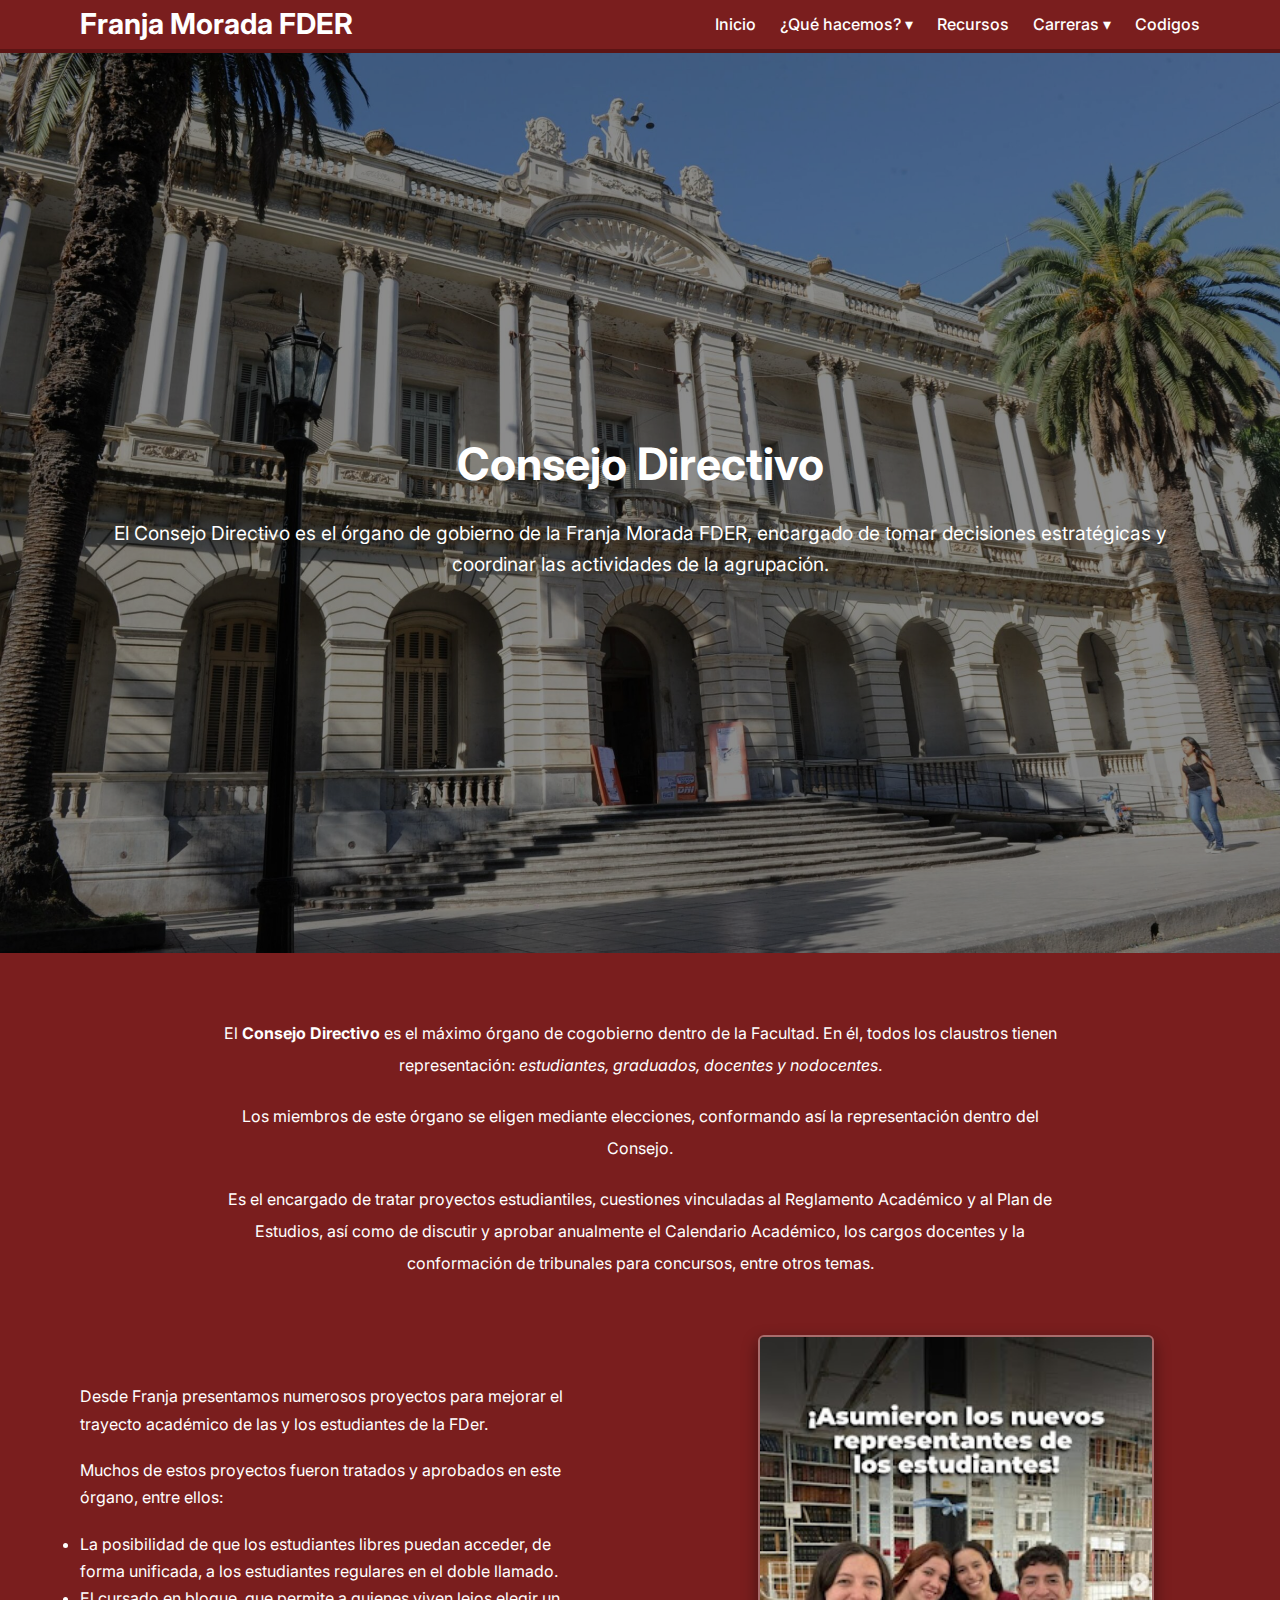
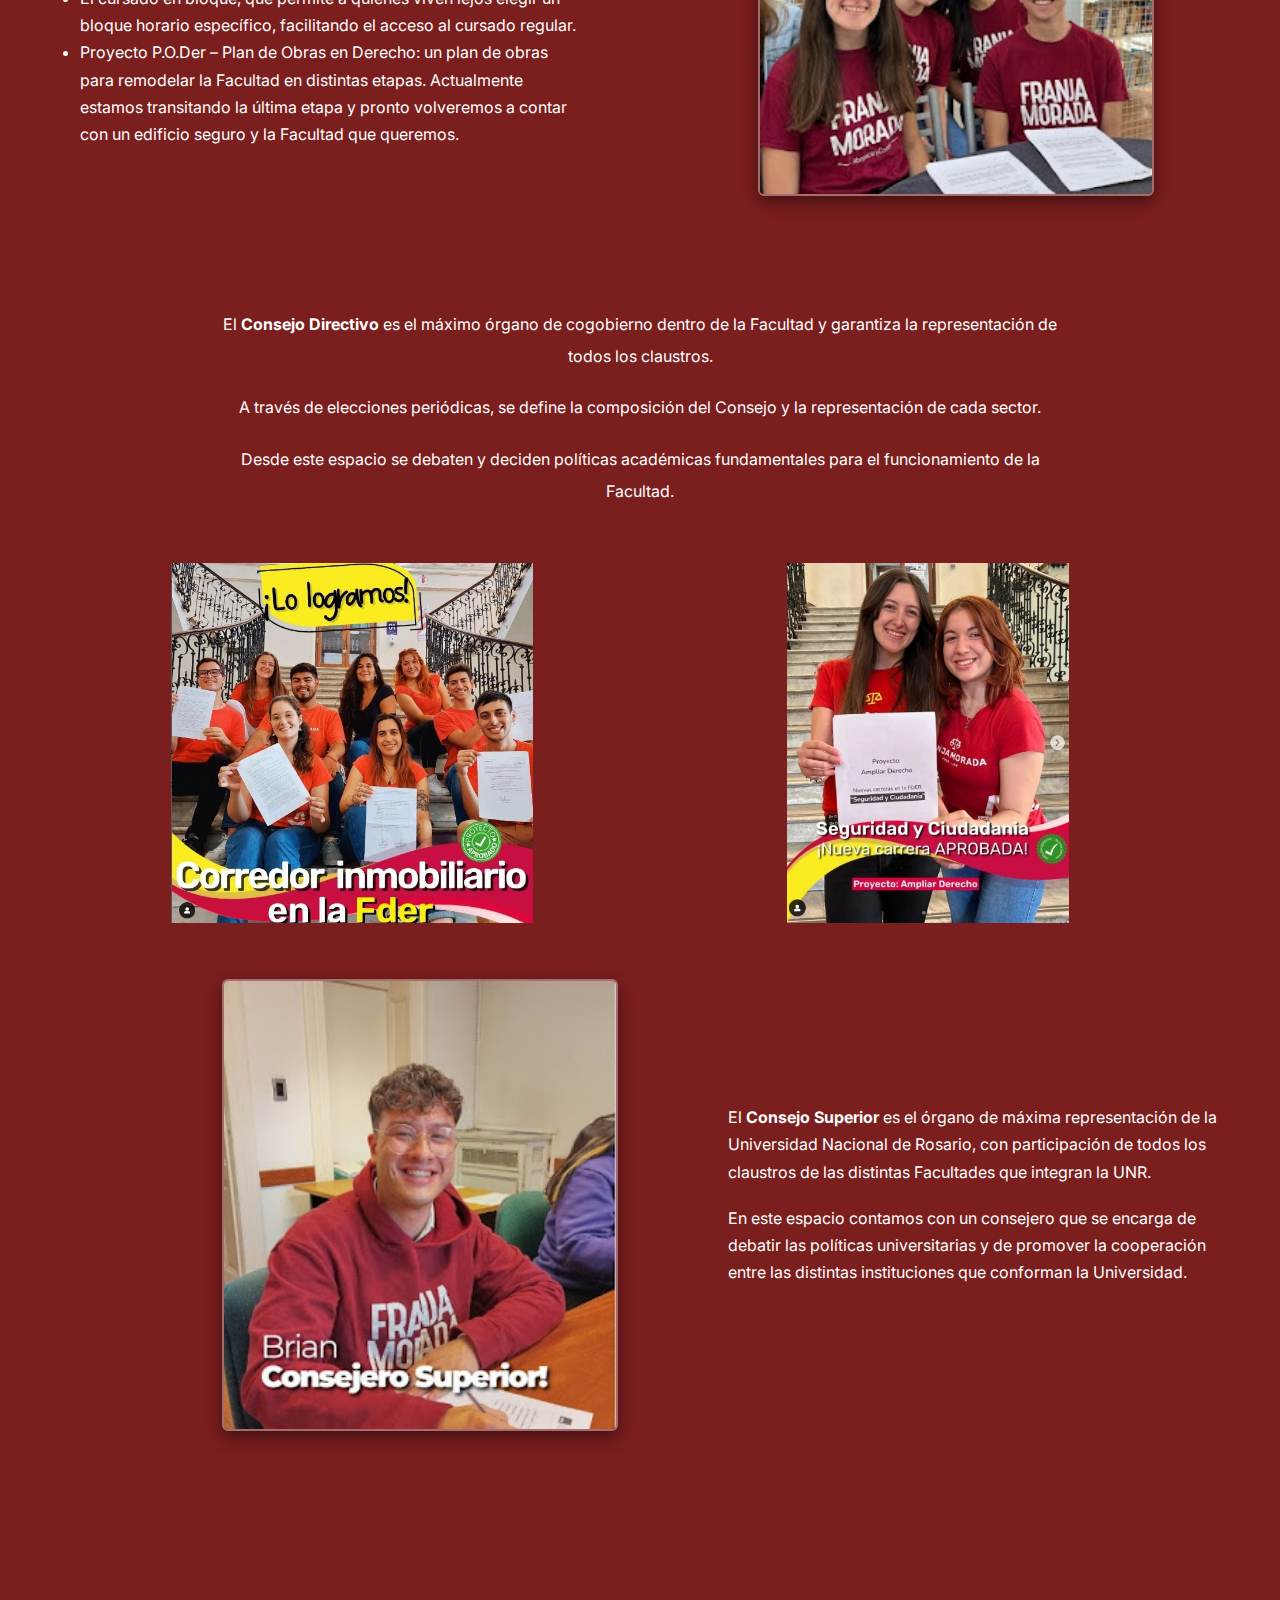
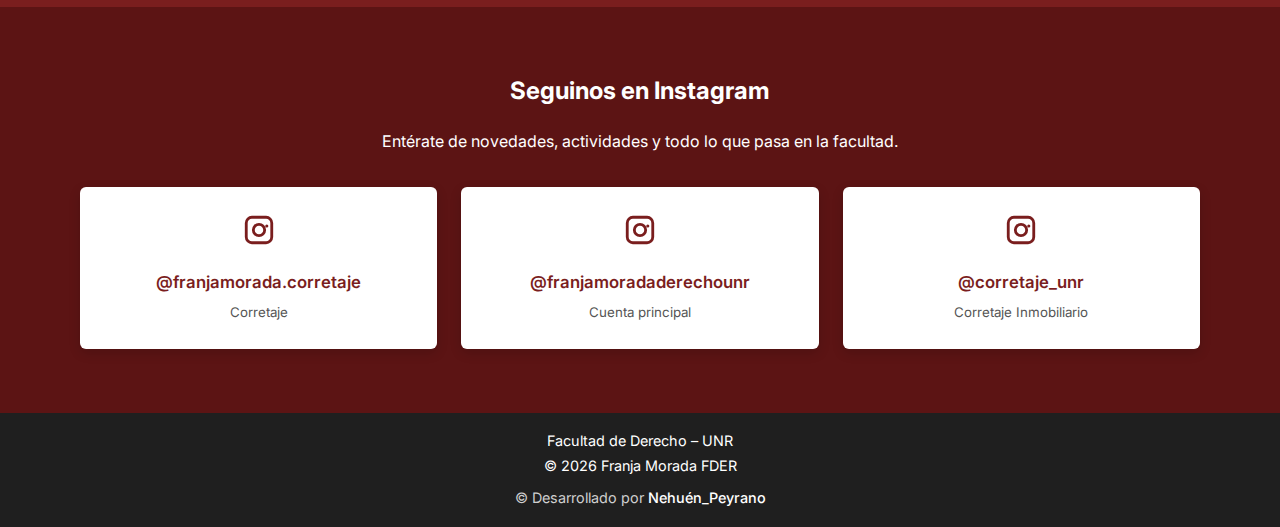
<file: consejo_directivo.html>
<!DOCTYPE html>
<html lang="es">

<head>
    <meta charset="UTF-8">
    <title>Consejo Directivo de la Facultad de Derecho UNR | Franja Morada FDER</title>
    <link rel="stylesheet" href="css/styles.css">
    <meta name="viewport" content="width=device-width, initial-scale=1.0">
    <meta name="description"
        content="Información sobre el Consejo Directivo de la Facultad de Derecho UNR. Funciones, representación de claustros y proyectos impulsados por Franja Morada FDER.">

    <!-- Google Font -->
    <link href="https://fonts.googleapis.com/css2?family=Inter:wght@400;500;600;700&display=swap" rel="stylesheet">
    <link rel="icon" type="image/png" href="img/Icono.jpg">
</head>

<body>

    <!-- HEADER -->
    <header class="header">
        <div class="container header-content">
            <h1 class="site-title">
                <a href="index.html">Franja Morada FDER</a>
            </h1>

            <nav class="nav-container">
                <button class="menu-toggle" id="menuToggle" aria-label="Abrir menú">
                    ☰
                </button>

                <ul class="nav" id="navMenu">
                    <li><a href="index.html">Inicio</a></li>
                    <li class="nav-item dropdown">
                        <a href="#" class="dropdown-toggle">¿Qué hacemos? ▾</a>
                        <ul class="dropdown-menu">
                            <li><a href="consejo_directivo.html">Consejo Directivo</a></li>
                            <li><a href="secretarias_ced.html">Secretarias del Ced</a></li>
                            <li><a href="fur.html">FUR</a></li>
                            <li><a href="propuestas_academicas.html">Propuestas Académicas</a></li>
                        </ul>
                    </li>
                    <li><a href="recursos.html">Recursos</a></li>
                    <li class="nav-item dropdown">
                        <a href="#" class="dropdown-toggle">Carreras ▾</a>
                        <ul class="dropdown-menu">
                            <li><a href="abogacia.html">Abogacía</a></li>
                            <li><a href="corretaje.html">Corretaje Inmobiliario</a></li>
                        </ul>
                    </li>
                    <li><a href="codigos.html">Codigos</a></li>
                </ul>
            </nav>
        </div>
    </header>

    <!-- HERO -->
    <section class="hero">
        <div class="hero-overlay"></div>
        <div class="container hero-content">
            <h2>Consejo Directivo</h2>
            <p>
                El Consejo Directivo es el órgano de gobierno de la Franja Morada FDER, encargado de tomar decisiones
                estratégicas y coordinar las actividades de la agrupación.
            </p>
        </div>
    </section>

    <section class="section proposal">
        <div class="container">
            <!-- TEXTO SUPERIOR -->
            <div class="proposal-top">
                <p>
                    El <b>Consejo Directivo</b> es el máximo órgano de cogobierno dentro de la Facultad. En él, todos
                    los
                    claustros tienen representación: <i>estudiantes, graduados, docentes y nodocentes</i>.
                </p>
                <p>
                    Los miembros de este órgano se eligen mediante elecciones, conformando así la representación dentro
                    del Consejo.
                </p>
                <p>
                    Es el encargado de tratar proyectos estudiantiles, cuestiones vinculadas al Reglamento Académico y
                    al Plan de Estudios, así como de discutir y aprobar anualmente el Calendario Académico, los cargos
                    docentes y la conformación de tribunales para concursos, entre otros temas.
                </p>
            </div>

            <!-- FILA 1 -->
            <div class="proposal-row">
                <div class="proposal-text">
                    <p>
                        Desde Franja presentamos numerosos proyectos para mejorar el trayecto académico de las y los
                        estudiantes de la FDer.
                    </p>
                    <p>
                        Muchos de estos proyectos fueron tratados y aprobados en este órgano, entre ellos:
                    </p>

                    <ul>
                        <li>
                            La posibilidad de que los estudiantes libres puedan acceder, de forma unificada, a los
                            estudiantes regulares en el doble llamado.
                        </li>
                        <li>
                            El cursado en bloque, que permite a quienes viven lejos elegir un bloque horario específico,
                            facilitando el acceso al cursado regular.
                        </li>
                        <li>
                            Proyecto P.O.Der – Plan de Obras en Derecho: un plan de obras para remodelar la Facultad en
                            distintas etapas. Actualmente estamos transitando la última etapa y pronto volveremos a
                            contar con un edificio seguro y la Facultad que queremos.
                        </li>
                    </ul>
                </div>

                <div class="proposal-image">
                    <img src="img/Propuesta/ConsejoD/Foto1.jpeg" alt="Sesión del Consejo Directivo">
                </div>
            </div>

            <!-- TEXTO MEDIO -->
            <div class="proposal-top">
                <p>
                    El <b>Consejo Directivo</b> es el máximo órgano de cogobierno dentro de la Facultad y garantiza la
                    representación de todos los claustros.
                </p>
                <p>
                    A través de elecciones periódicas, se define la composición del Consejo y la representación de cada
                    sector.
                </p>
                <p>
                    Desde este espacio se debaten y deciden políticas académicas fundamentales para el funcionamiento de
                    la Facultad.
                </p>
            </div>

            <!-- FILA 2 -->
            <div class="propuesta-images propuesta-images--doble">
                <div class="propuesta-image">
                    <img src="img/Propuesta/ConsejoD/Corredor.png" alt="Instalaciones de la Facultad de Derecho UNR">
                </div>

                <div class="propuesta-image">
                    <img src="img/Propuesta/ConsejoD/Seguridadpng.png"
                        alt="Obras de seguridad en la Facultad de Derecho UNR">
                </div>
            </div>

            <!-- FILA 3 -->
            <div class="proposal-row reverse">
                <div class="proposal-image">
                    <img src="img/Propuesta/ConsejoD/ConsejoSuperior.jpeg" alt="Sesión del Consejo Superior">
                </div>

                <div class="proposal-text">
                    <p>
                        El <b>Consejo Superior</b> es el órgano de máxima representación de la Universidad Nacional de
                        Rosario, con participación de todos los claustros de las distintas Facultades que integran la
                        UNR.
                    </p>
                    <p>
                        En este espacio contamos con un consejero que se encarga de debatir las políticas universitarias
                        y de promover la cooperación entre las distintas instituciones que conforman la Universidad.
                    </p>
                </div>
            </div>
        </div>
    </section>

    <section class="cta">
        <div class="container">
            <h2>Seguinos en Instagram</h2>
            <p>Entérate de novedades, actividades y todo lo que pasa en la facultad.</p>

            <div class="social-grid">
                <a href="https://www.instagram.com/franjamorada.corretaje?utm_source=ig_web_button_share_sheet&igsh=ZDNlZDc0MzIxNw=="
                    target="_blank" rel="noopener noreferrer" class="social-card">
                    <svg class="ig-icon" viewBox="0 0 24 24">
                        <path
                            d="M7 2h10a5 5 0 015 5v10a5 5 0 01-5 5H7a5 5 0 01-5-5V7a5 5 0 015-5zm10 2H7a3 3 0 00-3 3v10a3 3 0 003 3h10a3 3 0 003-3V7a3 3 0 00-3-3zm-5 3a5 5 0 110 10 5 5 0 010-10zm0 2a3 3 0 100 6 3 3 0 000-6zm5.5-.9a1.1 1.1 0 110 2.2 1.1 1.1 0 010-2.2z" />
                    </svg>
                    <span>@franjamorada.corretaje</span>
                    <small>Corretaje</small>
                </a>
                <a href="https://www.instagram.com/franjamoradaderechounr?utm_source=ig_web_button_share_sheet&igsh=ZDNlZDc0MzIxNw=="
                    target="_blank" rel="noopener noreferrer" class="social-card">
                    <svg class="ig-icon" viewBox="0 0 24 24">
                        <path
                            d="M7 2h10a5 5 0 015 5v10a5 5 0 01-5 5H7a5 5 0 01-5-5V7a5 5 0 015-5zm10 2H7a3 3 0 00-3 3v10a3 3 0 003 3h10a3 3 0 003-3V7a3 3 0 00-3-3zm-5 3a5 5 0 110 10 5 5 0 010-10zm0 2a3 3 0 100 6 3 3 0 000-6zm5.5-.9a1.1 1.1 0 110 2.2 1.1 1.1 0 010-2.2z" />
                    </svg>
                    <span>@franjamoradaderechounr</span>
                    <small>Cuenta principal</small>
                </a>
                <a href="https://www.instagram.com/corretaje_unr?utm_source=ig_web_button_share_sheet&igsh=ZDNlZDc0MzIxNw=="
                    target="_blank" rel="noopener noreferrer" class="social-card">
                    <svg class="ig-icon" viewBox="0 0 24 24">
                        <path
                            d="M7 2h10a5 5 0 015 5v10a5 5 0 01-5 5H7a5 5 0 01-5-5V7a5 5 0 015-5zm10 2H7a3 3 0 00-3 3v10a3 3 0 003 3h10a3 3 0 003-3V7a3 3 0 00-3-3zm-5 3a5 5 0 110 10 5 5 0 010-10zm0 2a3 3 0 100 6 3 3 0 000-6zm5.5-.9a1.1 1.1 0 110 2.2 1.1 1.1 0 010-2.2z" />
                    </svg>
                    <span>@corretaje_unr</span>
                    <small>Corretaje Inmobiliario</small>
                </a>
            </div>
        </div>
    </section>

    <!-- FOOTER -->
    <footer class="footer">
        <div class="container">
            <p>Facultad de Derecho – UNR</p>
            <p>© 2026 Franja Morada FDER</p>
            <p class="footer-dev">
                © Desarrollado por
                <a href="https://instagram.com/nehuen_peyrano" target="_blank" aria-label="Instagram">
                      Nehuén_Peyrano
                </a>
            </p>
        </div>
    </footer>

    <script src="js/main.js"></script>
</body>

</html>
</file>
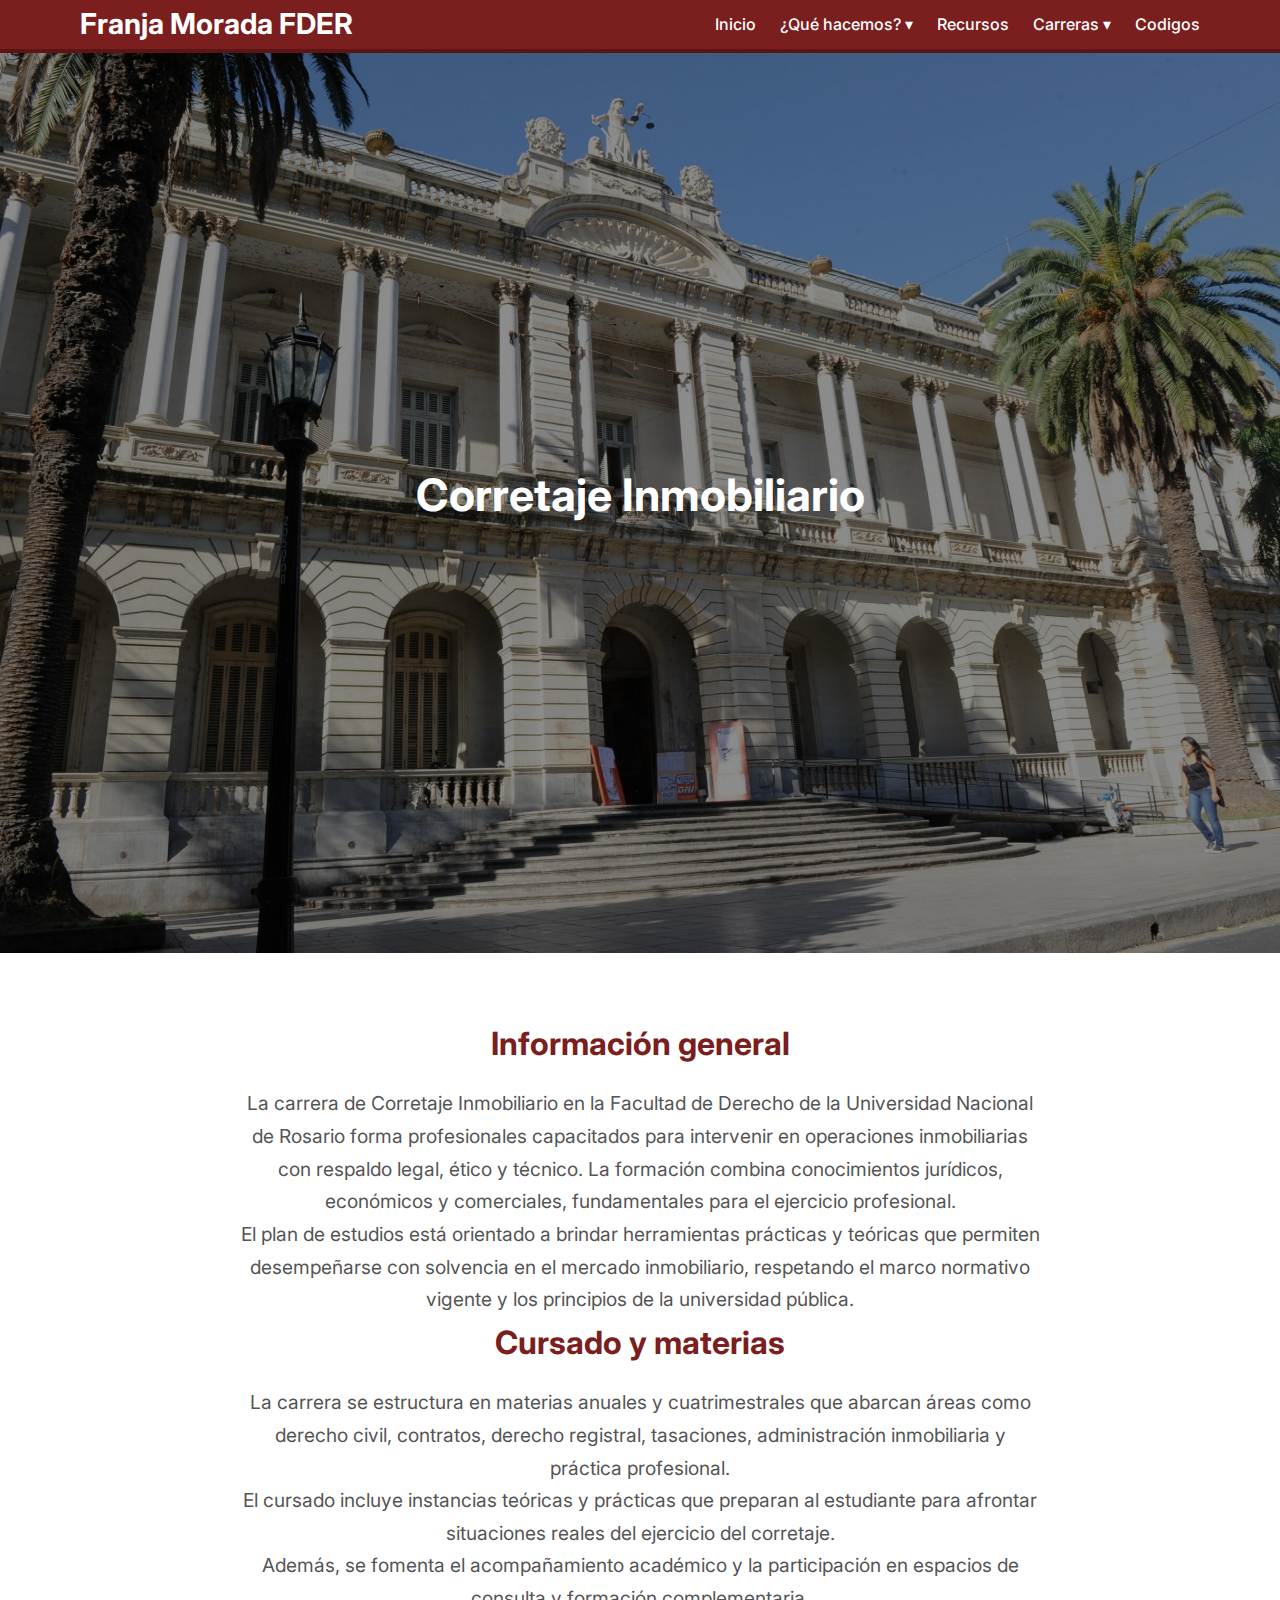
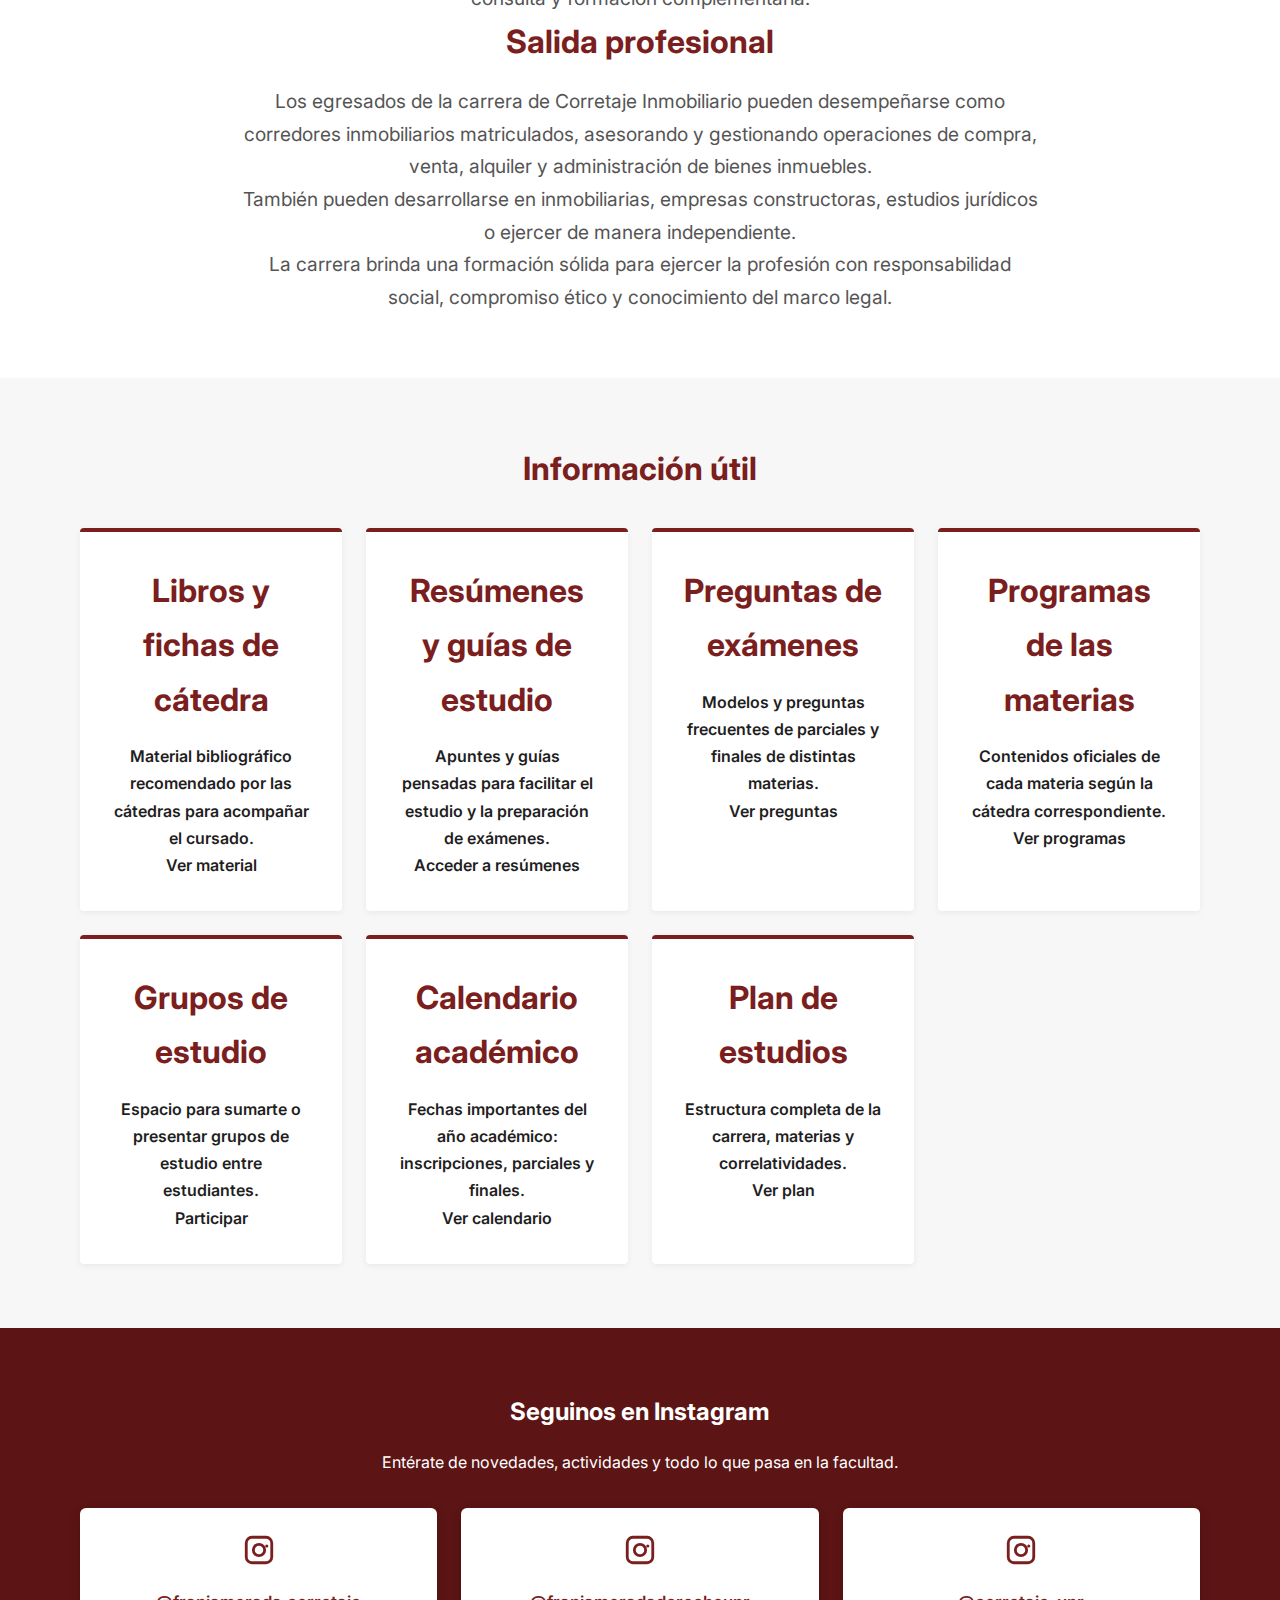
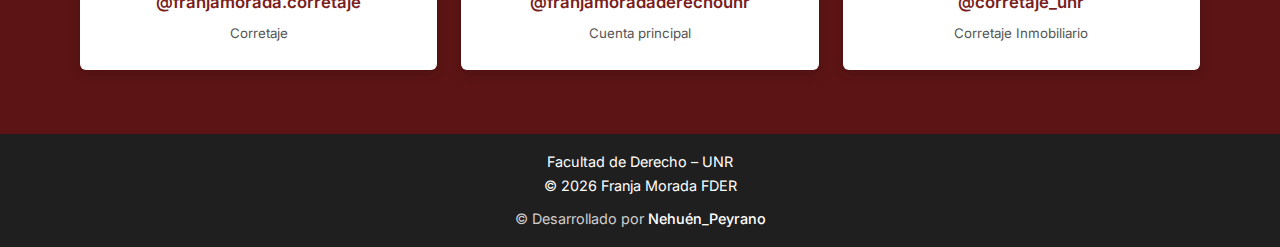
<file: corretaje.html>
<!DOCTYPE html>
<html lang="es">

<head>
    <meta charset="UTF-8">
    <title>Corretaje Inmobiliario - Franja Morada FDER</title>
    <meta name="viewport" content="width=device-width, initial-scale=1.0">
    <meta name="description"
        content="Carrera de Corretaje Inmobiliario en la Facultad de Derecho UNR. Información sobre cursado, materias, salida profesional y recursos académicos para estudiantes." />

    <!-- Google Font -->
    <link href="https://fonts.googleapis.com/css2?family=Inter:wght@400;500;600;700&display=swap" rel="stylesheet">
    <link rel="icon" type="image/png" href="img/Icono.jpg">

    <link rel="stylesheet" href="css/styles.css">
</head>

<body>

    <!-- HEADER -->
    <header class="header">
        <div class="container header-content">
            <h1 class="site-title visually-hidden">
                <a href="index.html">Franja Morada FDER</a>
            </h1>

            <nav class="nav-container">
                <button class="menu-toggle" id="menuToggle" aria-label="Abrir menú">
                    ☰
                </button>

                <ul class="nav" id="navMenu">
                    <li><a href="index.html">Inicio</a></li>
                    <li class="nav-item dropdown">
                        <a href="#" class="dropdown-toggle">¿Qué hacemos? ▾</a>
                        <ul class="dropdown-menu">
                            <li><a href="consejo_directivo.html">Consejo Directivo</a></li>
                            <li><a href="secretarias_ced.html">Secretarias del Ced</a></li>
                            <li><a href="fur.html">FUR</a></li>
                            <li><a href="propuestas_academicas.html">Propuestas Académicas</a></li>
                        </ul>
                    </li>
                    <li><a href="recursos.html">Recursos</a></li>
                    <li class="nav-item dropdown">
                        <a href="#" class="dropdown-toggle">Carreras ▾</a>
                        <ul class="dropdown-menu">
                            <li><a href="abogacia.html">Abogacía</a></li>
                            <li><a href="corretaje.html">Corretaje Inmobiliario</a></li>
                        </ul>
                    </li>
                    <li><a href="codigos.html">Codigos</a></li>
                </ul>
            </nav>

        </div>
    </header>

    <!-- HERO -->
    <section class="hero">
        <div class="hero-overlay"></div>
        <div class="container hero-content">
            <h2>Corretaje Inmobiliario</h2>
        </div>
    </section>

    <section class="section">
        <div class="container about">
            <h2>Información general</h2>
            <p>
                La carrera de Corretaje Inmobiliario en la Facultad de Derecho de la Universidad Nacional de Rosario
                forma profesionales capacitados para intervenir en operaciones inmobiliarias con respaldo legal,
                ético y técnico. La formación combina conocimientos jurídicos, económicos y comerciales, fundamentales
                para el ejercicio profesional.
            </p>
            <p>
                El plan de estudios está orientado a brindar herramientas prácticas y teóricas que permiten desempeñarse
                con solvencia en el mercado inmobiliario, respetando el marco normativo vigente y los principios de la
                universidad pública.
            </p>

            <h3>Cursado y materias</h3>
            <p>
                La carrera se estructura en materias anuales y cuatrimestrales que abarcan áreas como derecho civil,
                contratos, derecho registral, tasaciones, administración inmobiliaria y práctica profesional.
            </p>
            <p>
                El cursado incluye instancias teóricas y prácticas que preparan al estudiante para afrontar situaciones
                reales del ejercicio del corretaje.
            </p>
            <p>
                Además, se fomenta el acompañamiento académico y la participación en espacios de consulta y formación
                complementaria.
            </p>

            <h3>Salida profesional</h3>
            <p>
                Los egresados de la carrera de Corretaje Inmobiliario pueden desempeñarse como corredores inmobiliarios
                matriculados, asesorando y gestionando operaciones de compra, venta, alquiler y administración de bienes
                inmuebles.
            </p>
            <p>
                También pueden desarrollarse en inmobiliarias, empresas constructoras, estudios jurídicos o ejercer de
                manera independiente.
            </p>
            <p>
                La carrera brinda una formación sólida para ejercer la profesión con responsabilidad social, compromiso
                ético y conocimiento del marco legal.
            </p>
        </div>
    </section>

    <section class="section section-light">
        <div class="container">
            <h2>Información útil</h2>

            <div class="cards">
                <a href="https://drive.google.com/drive/folders/1x5sqrVn4fEjM3rLIYM6bO5AzY5vWoCaW" target="_blank"
                    rel="noopener noreferrer" class="card link-card">
                    <h3>Libros y fichas de cátedra</h3>
                    <p>Material bibliográfico recomendado por las cátedras para acompañar el cursado.</p>
                    <span class="card-action">Ver material</span>
                </a>

                <a href="https://drive.google.com/drive/folders/10ro9mSLn8K1Zof1EWldVFcTK2kZ5-W3T" target="_blank"
                    rel="noopener noreferrer" class="card link-card">
                    <h3>Resúmenes y guías de estudio</h3>
                    <p>Apuntes y guías pensadas para facilitar el estudio y la preparación de exámenes.</p>
                    <span class="card-action">Acceder a resúmenes</span>
                </a>

                <a href="https://drive.google.com/drive/folders/11kciMNt-Tkc_Vv5yY_6BW8v9X0AD0eDw" target="_blank"
                    rel="noopener noreferrer" class="card link-card">
                    <h3>Preguntas de exámenes</h3>
                    <p>Modelos y preguntas frecuentes de parciales y finales de distintas materias.</p>
                    <span class="card-action">Ver preguntas</span>
                </a>

                <a href="https://drive.google.com/drive/folders/1kw3bk4ERnTQoZBH3e75-6PNQO5dyzRzm" target="_blank"
                    rel="noopener noreferrer" class="card link-card">
                    <h3>Programas de las materias</h3>
                    <p>Contenidos oficiales de cada materia según la cátedra correspondiente.</p>
                    <span class="card-action">Ver programas</span>
                </a>

                <a href="https://drive.google.com/drive/folders/1NECs2ocx2BdCupR8M9YWGxF6XzH4-bQV" target="_blank"
                    rel="noopener noreferrer" class="card link-card">
                    <h3>Grupos de estudio</h3>
                    <p>Espacio para sumarte o presentar grupos de estudio entre estudiantes.</p>
                    <span class="card-action">Participar</span>
                </a>

                <a href="https://drive.google.com/drive/folders/19tcYpaI_Ha8016nLqYgHHP0OuzVpBLbY" target="_blank"
                    rel="noopener noreferrer" class="card link-card">
                    <h3>Calendario académico</h3>
                    <p>Fechas importantes del año académico: inscripciones, parciales y finales.</p>
                    <span class="card-action">Ver calendario</span>
                </a>

                <a href="https://drive.google.com/drive/folders/19tcYpaI_Ha8016nLqYgHHP0OuzVpBLbY" target="_blank"
                    rel="noopener noreferrer" class="card link-card">
                    <h3>Plan de estudios</h3>
                    <p>Estructura completa de la carrera, materias y correlatividades.</p>
                    <span class="card-action">Ver plan</span>
                </a>
            </div>

        </div>
    </section>


    <section class="cta">
        <div class="container">
            <h2>Seguinos en Instagram</h2>
            <p>Entérate de novedades, actividades y todo lo que pasa en la facultad.</p>

            <div class="social-grid">
                <a href="https://www.instagram.com/franjamorada.corretaje?utm_source=ig_web_button_share_sheet&igsh=ZDNlZDc0MzIxNw=="
                    target="_blank" rel="noopener noreferrer" class="social-card">
                    <svg class="ig-icon" viewBox="0 0 24 24">
                        <path
                            d="M7 2h10a5 5 0 015 5v10a5 5 0 01-5 5H7a5 5 0 01-5-5V7a5 5 0 015-5zm10 2H7a3 3 0 00-3 3v10a3 3 0 003 3h10a3 3 0 003-3V7a3 3 0 00-3-3zm-5 3a5 5 0 110 10 5 5 0 010-10zm0 2a3 3 0 100 6 3 3 0 000-6zm5.5-.9a1.1 1.1 0 110 2.2 1.1 1.1 0 010-2.2z" />
                    </svg>
                    <span>@franjamorada.corretaje</span>
                    <small>Corretaje</small>
                </a>
                <a href="https://www.instagram.com/franjamoradaderechounr?utm_source=ig_web_button_share_sheet&igsh=ZDNlZDc0MzIxNw=="
                    target="_blank" rel="noopener noreferrer" class="social-card">
                    <svg class="ig-icon" viewBox="0 0 24 24">
                        <path
                            d="M7 2h10a5 5 0 015 5v10a5 5 0 01-5 5H7a5 5 0 01-5-5V7a5 5 0 015-5zm10 2H7a3 3 0 00-3 3v10a3 3 0 003 3h10a3 3 0 003-3V7a3 3 0 00-3-3zm-5 3a5 5 0 110 10 5 5 0 010-10zm0 2a3 3 0 100 6 3 3 0 000-6zm5.5-.9a1.1 1.1 0 110 2.2 1.1 1.1 0 010-2.2z" />
                    </svg>
                    <span>@franjamoradaderechounr</span>
                    <small>Cuenta principal</small>
                </a>
                <a href="https://www.instagram.com/corretaje_unr?utm_source=ig_web_button_share_sheet&igsh=ZDNlZDc0MzIxNw=="
                    target="_blank" rel="noopener noreferrer" class="social-card">
                    <svg class="ig-icon" viewBox="0 0 24 24">
                        <path
                            d="M7 2h10a5 5 0 015 5v10a5 5 0 01-5 5H7a5 5 0 01-5-5V7a5 5 0 015-5zm10 2H7a3 3 0 00-3 3v10a3 3 0 003 3h10a3 3 0 003-3V7a3 3 0 00-3-3zm-5 3a5 5 0 110 10 5 5 0 010-10zm0 2a3 3 0 100 6 3 3 0 000-6zm5.5-.9a1.1 1.1 0 110 2.2 1.1 1.1 0 010-2.2z" />
                    </svg>
                    <span>@corretaje_unr</span>
                    <small>Corretaje Inmobiliario</small>
                </a>
            </div>
        </div>
    </section>

    <!-- FOOTER -->
    <footer class="footer">
        <div class="container">
            <p>Facultad de Derecho – UNR</p>
            <p>© 2026 Franja Morada FDER</p>
            <p class="footer-dev">
                © Desarrollado por
                <a href="https://instagram.com/nehuen_peyrano" target="_blank" aria-label="Instagram">
                      Nehuén_Peyrano
                </a>
            </p>
        </div>
    </footer>

    <script src="js/main.js"></script>

</body>

</html>
</file>
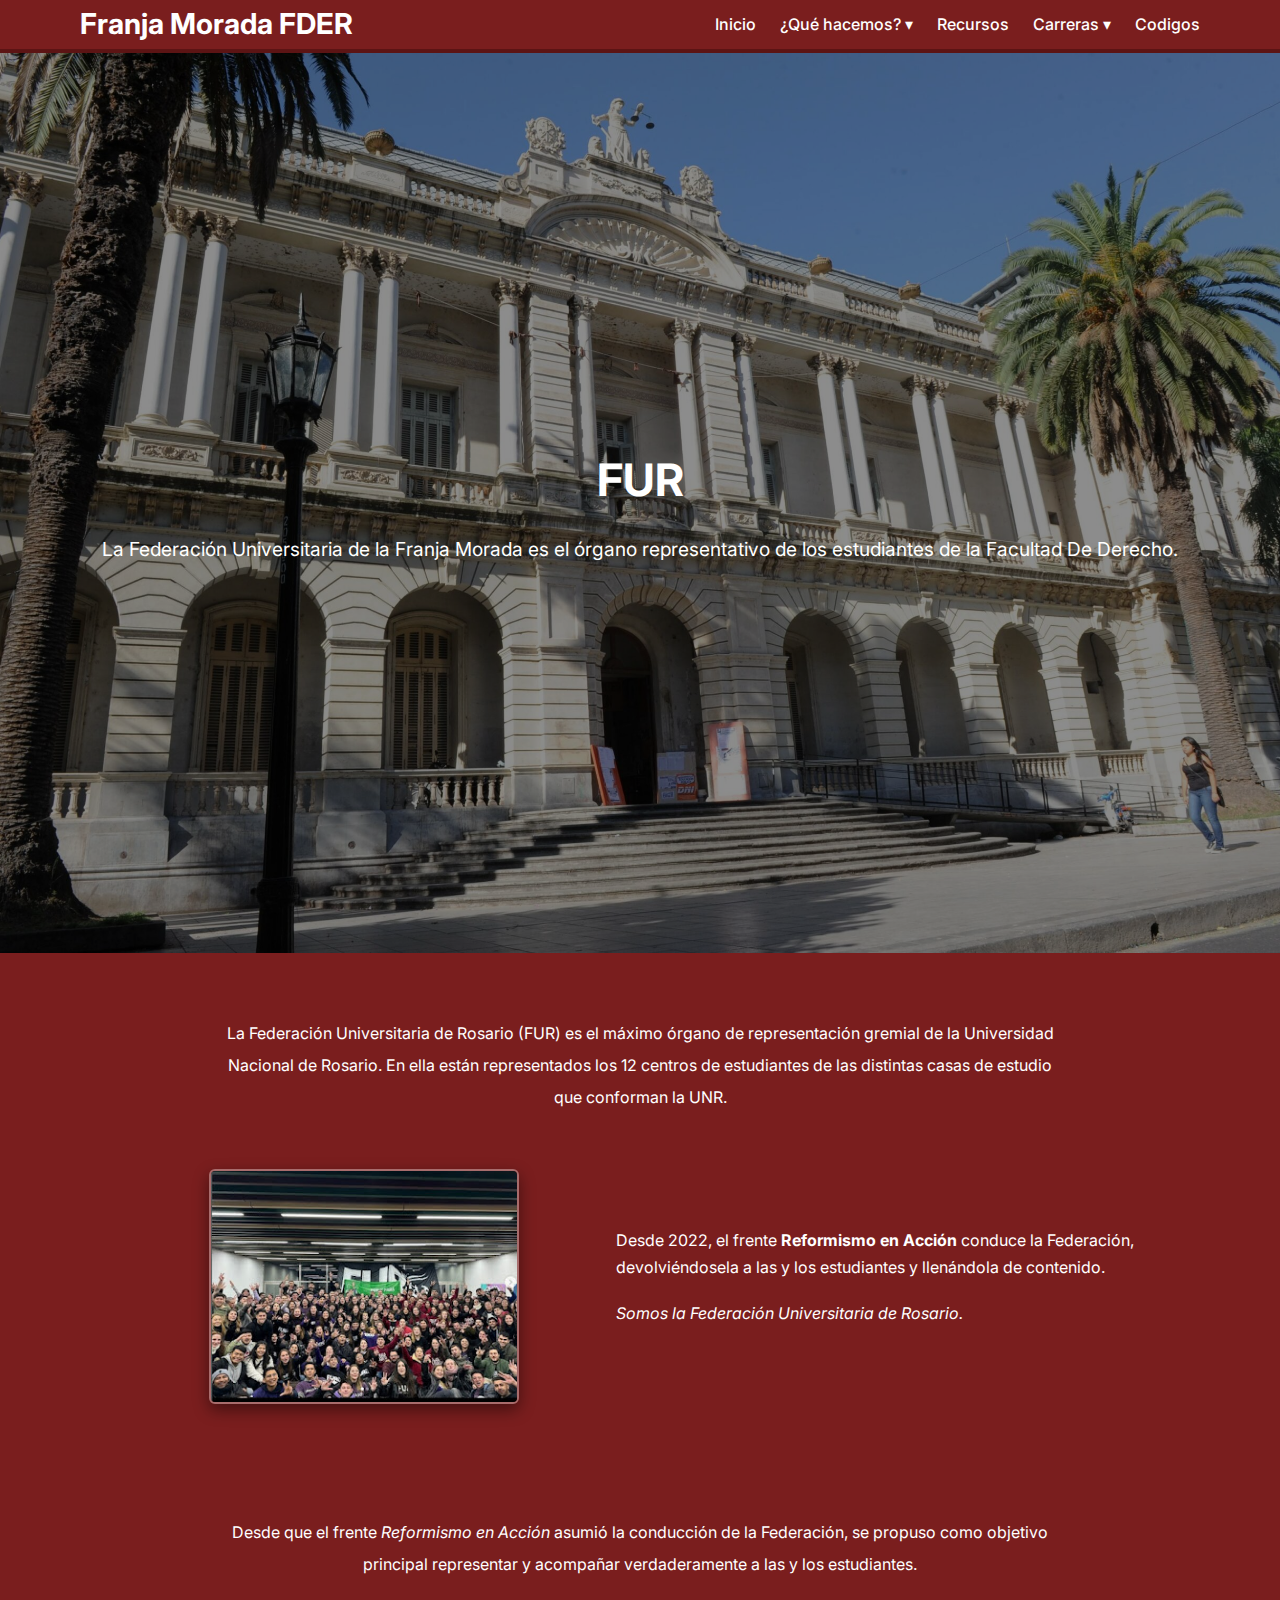
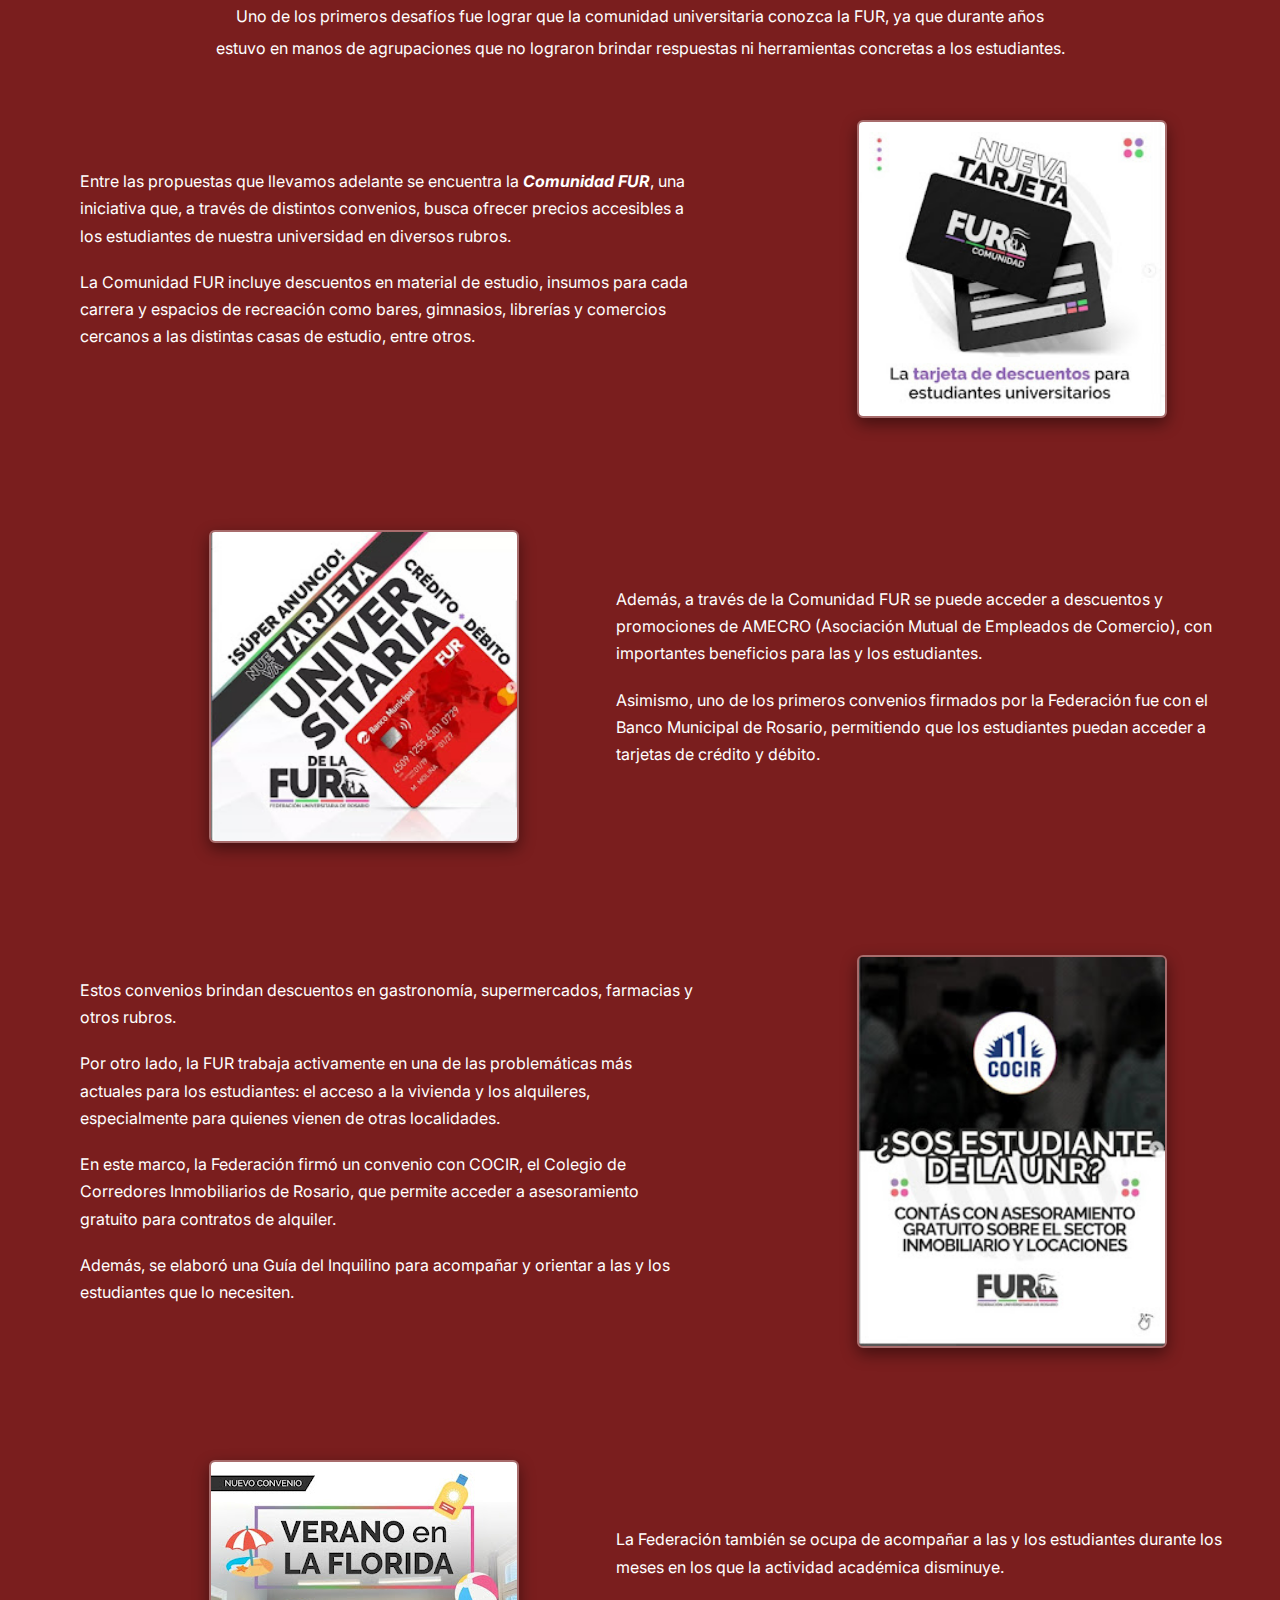
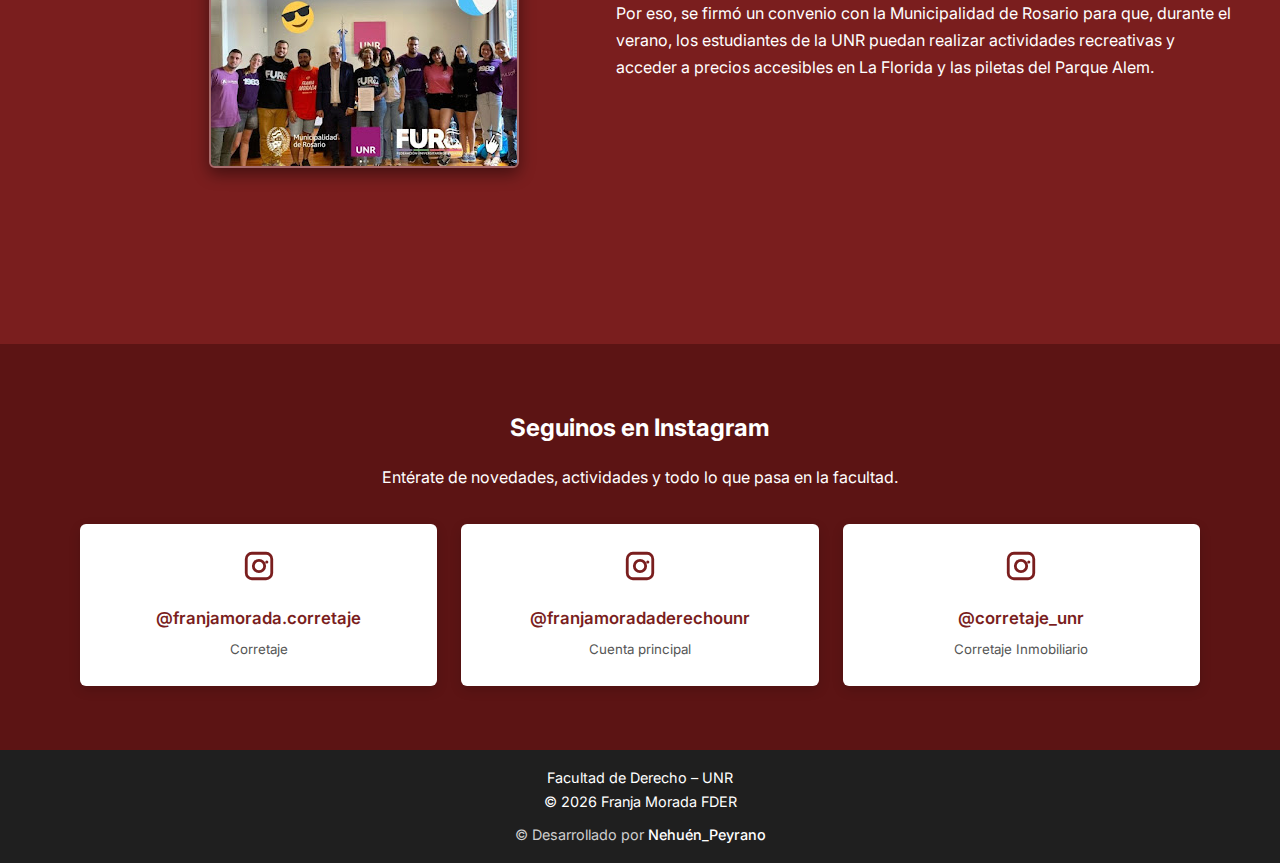
<file: fur.html>
<!DOCTYPE html>
<html lang="es">

<head>
    <meta charset="UTF-8">
    <title>FUR - Franja Morada FDER</title>
    <link rel="stylesheet" href="css/styles.css">
    <meta name="viewport" content="width=device-width, initial-scale=1.0">
    <meta name="description"
        content="Información sobre la Federación Universitaria de Rosario (FUR), su rol en la UNR, convenios, beneficios estudiantiles y el trabajo impulsado por Franja Morada.">

    <!-- Google Font -->
    <link href="https://fonts.googleapis.com/css2?family=Inter:wght@400;500;600;700&display=swap" rel="stylesheet">
    <link rel="icon" type="image/png" href="img/Icono.jpg">
</head>

<body>

    <!-- HEADER -->
    <header class="header">
        <div class="container header-content">
            <h1 class="site-title">
                <a href="index.html">Franja Morada FDER</a>
            </h1>

            <nav class="nav-container">
                <button class="menu-toggle" id="menuToggle" aria-label="Abrir menú">
                    ☰
                </button>

                <ul class="nav" id="navMenu">
                    <li><a href="index.html">Inicio</a></li>
                    <li class="nav-item dropdown">
                        <a href="#" class="dropdown-toggle">¿Qué hacemos? ▾</a>
                        <ul class="dropdown-menu">
                            <li><a href="consejo_directivo.html">Consejo Directivo</a></li>
                            <li><a href="secretarias_ced.html">Secretarias del Ced</a></li>
                            <li><a href="fur.html">FUR</a></li>
                            <li><a href="propuestas_academicas.html">Propuestas Académicas</a></li>
                        </ul>
                    </li>
                    <li><a href="recursos.html">Recursos</a></li>
                    <li class="nav-item dropdown">
                        <a href="#" class="dropdown-toggle">Carreras ▾</a>
                        <ul class="dropdown-menu">
                            <li><a href="abogacia.html">Abogacía</a></li>
                            <li><a href="corretaje.html">Corretaje Inmobiliario</a></li>
                        </ul>
                    </li>
                    <li><a href="codigos.html">Codigos</a></li>
                </ul>
            </nav>
        </div>
    </header>

    <!-- HERO -->
    <section class="hero">
        <div class="hero-overlay"></div>
        <div class="container hero-content">
            <h2>FUR</h2>
            <p>
                La Federación Universitaria de la Franja Morada es el órgano representativo de los estudiantes de la
                Facultad De Derecho.
            </p>
        </div>
    </section>

    <section class="section proposal">
        <div class="container">
            <!-- TEXTO SUPERIOR -->
            <div class="proposal-top">
                <p>
                    La Federación Universitaria de Rosario (FUR) es el máximo órgano de representación gremial de la
                    Universidad Nacional de Rosario. En ella están representados los 12 centros de estudiantes de las
                    distintas casas de estudio que conforman la UNR.
                </p>
            </div>

            <!-- FILA 1 -->
            <div class="proposal-row">
                <div class="proposal-image">
                    <img src="img/Propuesta/FUR/F1.jpeg" alt="Federación Universitaria de Rosario">
                </div>

                <div class="proposal-text">
                    <p>
                        Desde 2022, el frente <b>Reformismo en Acción</b> conduce la Federación, devolviéndosela a las y
                        los
                        estudiantes y llenándola de contenido.
                    </p>
                    <p>
                        <i>Somos la Federación Universitaria de Rosario.</i>
                    </p>
                </div>
            </div>

            <!-- TEXTO MEDIO -->
            <div class="proposal-top">
                <p>
                    Desde que el frente <i>Reformismo en Acción</i> asumió la conducción de la Federación, se propuso
                    como
                    objetivo principal representar y acompañar verdaderamente a las y los estudiantes.
                </p>
                <p>
                    Uno de los primeros desafíos fue lograr que la comunidad universitaria conozca la FUR, ya que
                    durante
                    años estuvo en manos de agrupaciones que no lograron brindar respuestas ni herramientas concretas a
                    los
                    estudiantes.
                </p>
            </div>

            <!-- FILA 2 -->
            <div class="proposal-row reverse">
                <div class="proposal-text">
                    <p>
                        Entre las propuestas que llevamos adelante se encuentra la <b><i>Comunidad FUR</i></b>, una
                        iniciativa que, a través de distintos convenios, busca ofrecer precios accesibles a los
                        estudiantes
                        de nuestra universidad en diversos rubros.
                    </p>
                    <p>
                        La Comunidad FUR incluye descuentos en material de estudio, insumos para cada carrera y espacios
                        de
                        recreación como bares, gimnasios, librerías y comercios cercanos a las distintas casas de
                        estudio,
                        entre otros.
                    </p>
                </div>

                <div class="proposal-image">
                    <img src="img/Propuesta/FUR/F2.jpeg" alt="Convenios y beneficios para estudiantes">
                </div>
            </div>

            <!-- FILA 3 -->
            <div class="proposal-row">
                <div class="proposal-image">
                    <img src="img/Propuesta/FUR/F3.jpeg" alt="Beneficios Comunidad FUR">
                </div>

                <div class="proposal-text">
                    <p>
                        Además, a través de la Comunidad FUR se puede acceder a descuentos y promociones de AMECRO
                        (Asociación Mutual de Empleados de Comercio), con importantes beneficios para las y los
                        estudiantes.
                    </p>
                    <p>
                        Asimismo, uno de los primeros convenios firmados por la Federación fue con el Banco Municipal de
                        Rosario, permitiendo que los estudiantes puedan acceder a tarjetas de crédito y débito.
                    </p>
                </div>
            </div>

            <!-- FILA 4 -->
            <div class="proposal-row reverse">
                <div class="proposal-text">
                    <p>
                        Estos convenios brindan descuentos en gastronomía, supermercados, farmacias y otros rubros.
                    </p>
                    <p>
                        Por otro lado, la FUR trabaja activamente en una de las problemáticas más actuales para los
                        estudiantes: el acceso a la vivienda y los alquileres, especialmente para quienes vienen de
                        otras
                        localidades.
                    </p>
                    <p>
                        En este marco, la Federación firmó un convenio con COCIR, el Colegio de Corredores Inmobiliarios
                        de
                        Rosario, que permite acceder a asesoramiento gratuito para contratos de alquiler.
                    </p>
                    <p>
                        Además, se elaboró una Guía del Inquilino para acompañar y orientar a las y los estudiantes que
                        lo
                        necesiten.
                    </p>
                </div>

                <div class="proposal-image">
                    <img src="img/Propuesta/FUR/F4.jpeg" alt="Asesoramiento en alquileres">
                </div>
            </div>

            <!-- FILA 5 -->
            <div class="proposal-row">
                <div class="proposal-image">
                    <img src="img/Propuesta/FUR/F5.jpeg" alt="Actividades recreativas para estudiantes">
                </div>

                <div class="proposal-text">
                    <p>
                        La Federación también se ocupa de acompañar a las y los estudiantes durante los meses en los que
                        la
                        actividad académica disminuye.
                    </p>
                    <p>
                        Por eso, se firmó un convenio con la Municipalidad de Rosario para que, durante el verano, los
                        estudiantes de la UNR puedan realizar actividades recreativas y acceder a precios accesibles en
                        La
                        Florida y las piletas del Parque Alem.
                    </p>
                </div>
            </div>
        </div>
    </section>

    <section class="cta">
        <div class="container">
            <h2>Seguinos en Instagram</h2>
            <p>Entérate de novedades, actividades y todo lo que pasa en la facultad.</p>

            <div class="social-grid">
                <a href="https://www.instagram.com/franjamorada.corretaje?utm_source=ig_web_button_share_sheet&igsh=ZDNlZDc0MzIxNw=="
                    target="_blank" rel="noopener noreferrer" class="social-card">
                    <svg class="ig-icon" viewBox="0 0 24 24">
                        <path
                            d="M7 2h10a5 5 0 015 5v10a5 5 0 01-5 5H7a5 5 0 01-5-5V7a5 5 0 015-5zm10 2H7a3 3 0 00-3 3v10a3 3 0 003 3h10a3 3 0 003-3V7a3 3 0 00-3-3zm-5 3a5 5 0 110 10 5 5 0 010-10zm0 2a3 3 0 100 6 3 3 0 000-6zm5.5-.9a1.1 1.1 0 110 2.2 1.1 1.1 0 010-2.2z" />
                    </svg>
                    <span>@franjamorada.corretaje</span>
                    <small>Corretaje</small>
                </a>
                <a href="https://www.instagram.com/franjamoradaderechounr?utm_source=ig_web_button_share_sheet&igsh=ZDNlZDc0MzIxNw=="
                    target="_blank" rel="noopener noreferrer" class="social-card">
                    <svg class="ig-icon" viewBox="0 0 24 24">
                        <path
                            d="M7 2h10a5 5 0 015 5v10a5 5 0 01-5 5H7a5 5 0 01-5-5V7a5 5 0 015-5zm10 2H7a3 3 0 00-3 3v10a3 3 0 003 3h10a3 3 0 003-3V7a3 3 0 00-3-3zm-5 3a5 5 0 110 10 5 5 0 010-10zm0 2a3 3 0 100 6 3 3 0 000-6zm5.5-.9a1.1 1.1 0 110 2.2 1.1 1.1 0 010-2.2z" />
                    </svg>
                    <span>@franjamoradaderechounr</span>
                    <small>Cuenta principal</small>
                </a>
                <a href="https://www.instagram.com/corretaje_unr?utm_source=ig_web_button_share_sheet&igsh=ZDNlZDc0MzIxNw=="
                    target="_blank" rel="noopener noreferrer" class="social-card">
                    <svg class="ig-icon" viewBox="0 0 24 24">
                        <path
                            d="M7 2h10a5 5 0 015 5v10a5 5 0 01-5 5H7a5 5 0 01-5-5V7a5 5 0 015-5zm10 2H7a3 3 0 00-3 3v10a3 3 0 003 3h10a3 3 0 003-3V7a3 3 0 00-3-3zm-5 3a5 5 0 110 10 5 5 0 010-10zm0 2a3 3 0 100 6 3 3 0 000-6zm5.5-.9a1.1 1.1 0 110 2.2 1.1 1.1 0 010-2.2z" />
                    </svg>
                    <span>@corretaje_unr</span>
                    <small>Corretaje Inmobiliario</small>
                </a>
            </div>
        </div>
    </section>

    <!-- FOOTER -->
    <footer class="footer">
        <div class="container">
            <p>Facultad de Derecho – UNR</p>
            <p>© 2026 Franja Morada FDER</p>
            <p class="footer-dev">
                © Desarrollado por
                <a href="https://instagram.com/nehuen_peyrano" target="_blank" aria-label="Instagram">
                      Nehuén_Peyrano
                </a>
            </p>
        </div>
    </footer>

    <script src="js/main.js"></script>
</body>

</html>
</file>
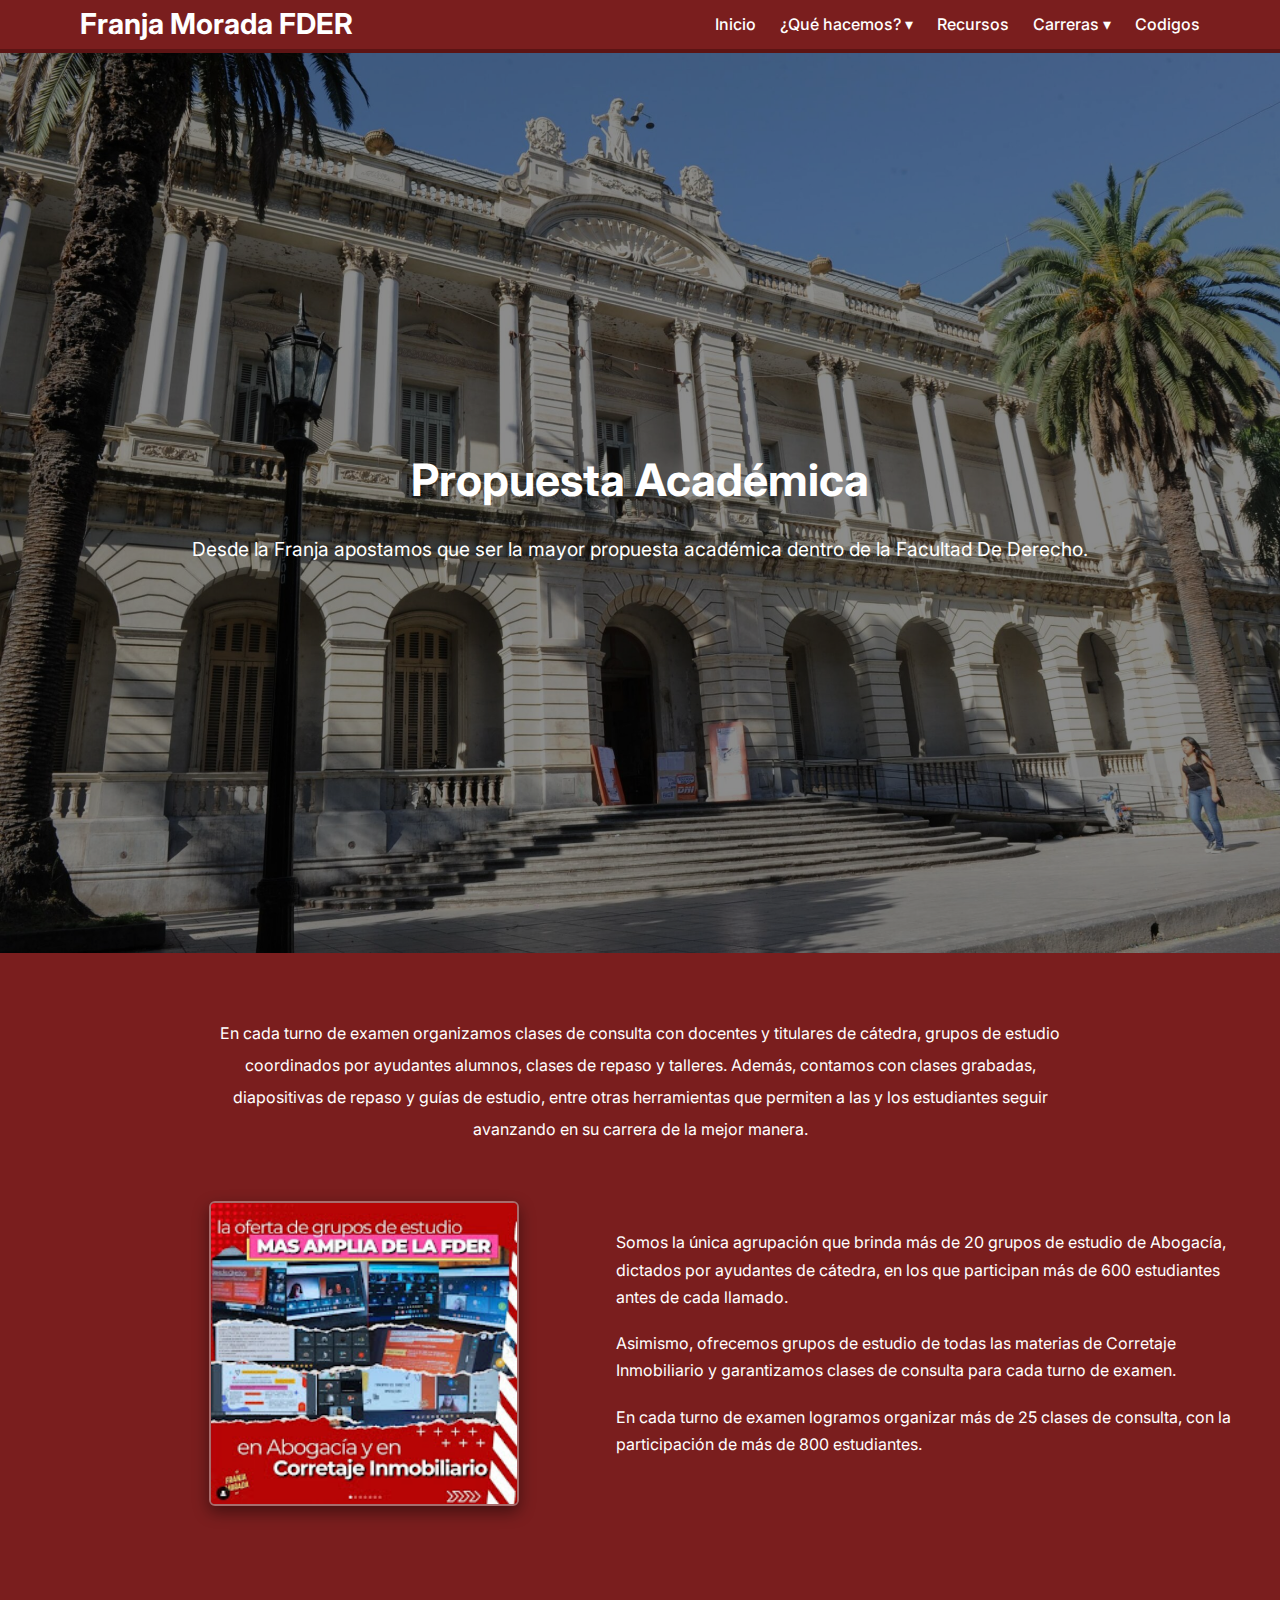
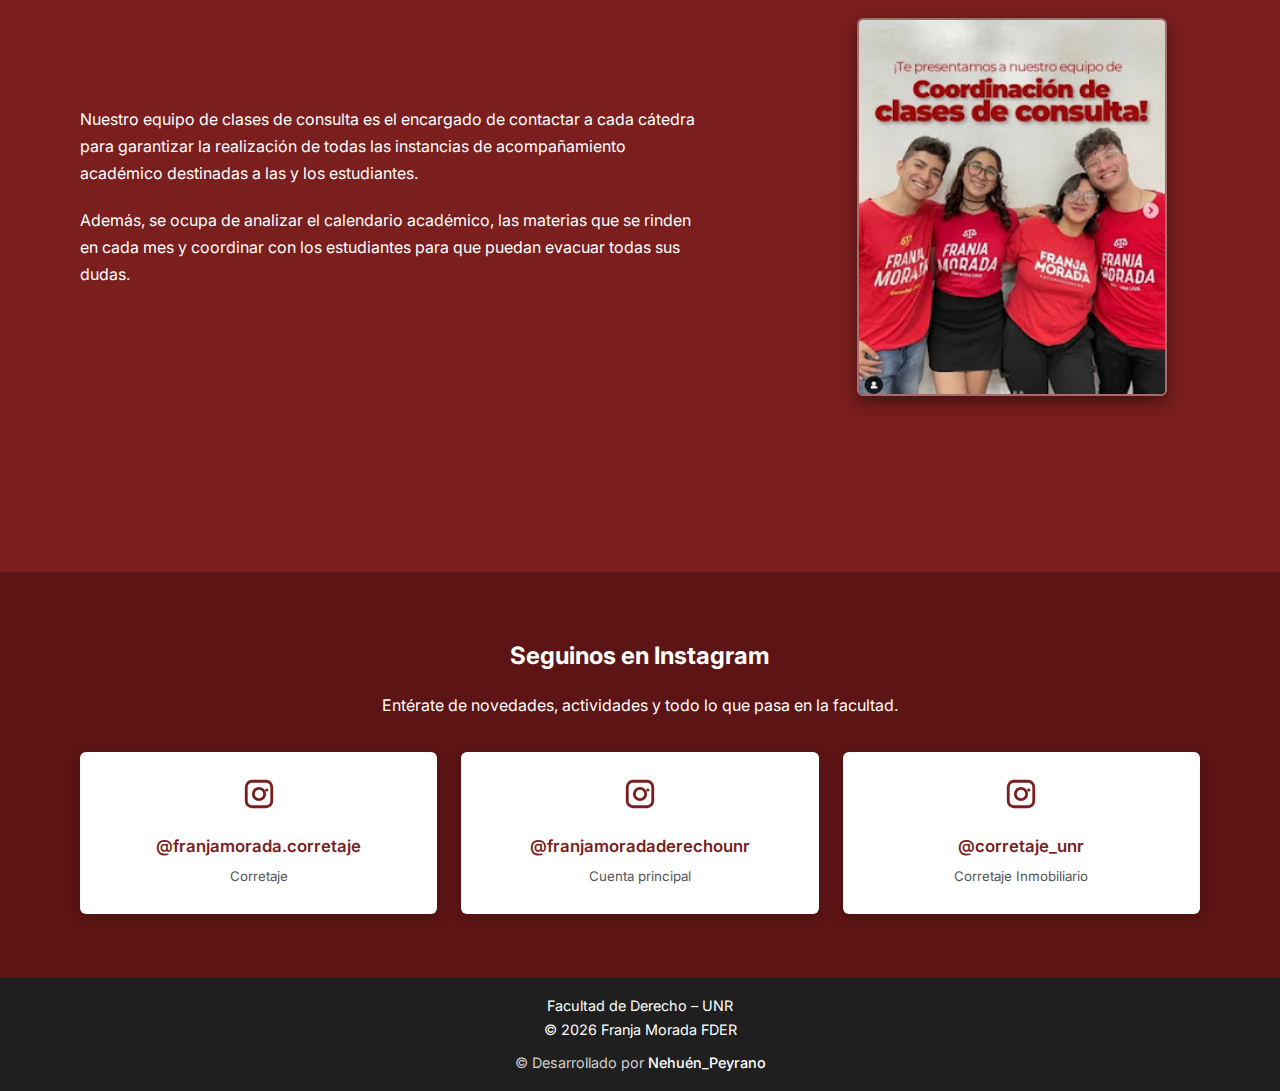
<file: propuestas_academicas.html>
<!DOCTYPE html>
<html lang="es">

<head>
    <meta charset="UTF-8">
    <title>Propuesta Académica - Franja Morada FDER</title>
    <link rel="stylesheet" href="css/styles.css">
    <meta name="viewport" content="width=device-width, initial-scale=1.0">
    <meta name="description"
        content="Propuesta académica de Franja Morada FDER en la Facultad de Derecho UNR: clases de consulta, grupos de estudio, talleres, material grabado y acompañamiento académico para Abogacía y Corretaje.">

    <!-- Google Font -->
    <link href="https://fonts.googleapis.com/css2?family=Inter:wght@400;500;600;700&display=swap" rel="stylesheet">
    <link rel="icon" type="image/png" href="img/Icono.jpg">
</head>

<body>

    <!-- HEADER -->
    <header class="header">
        <div class="container header-content">
            <h1 class="site-title">
                <a href="index.html">Franja Morada FDER</a>
            </h1>

            <nav class="nav-container">
                <button class="menu-toggle" id="menuToggle" aria-label="Abrir menú">
                    ☰
                </button>

                <ul class="nav" id="navMenu">
                    <li><a href="index.html">Inicio</a></li>
                    <li class="nav-item dropdown">
                        <a href="#" class="dropdown-toggle">¿Qué hacemos? ▾</a>
                        <ul class="dropdown-menu">
                            <li><a href="consejo_directivo.html">Consejo Directivo</a></li>
                            <li><a href="secretarias_ced.html">Secretarias del Ced</a></li>
                            <li><a href="fur.html">FUR</a></li>
                            <li><a href="propuestas_academicas.html">Propuestas Académicas</a></li>
                        </ul>
                    </li>
                    <li><a href="recursos.html">Recursos</a></li>
                    <li class="nav-item dropdown">
                        <a href="#" class="dropdown-toggle">Carreras ▾</a>
                        <ul class="dropdown-menu">
                            <li><a href="abogacia.html">Abogacía</a></li>
                            <li><a href="corretaje.html">Corretaje Inmobiliario</a></li>
                        </ul>
                    </li>
                    <li><a href="codigos.html">Codigos</a></li>
                </ul>
            </nav>
        </div>
    </header>

    <!-- HERO -->
    <section class="hero">
        <div class="hero-overlay"></div>
        <div class="container hero-content">
            <h2>Propuesta Académica</h2>
            <p>
                Desde la Franja apostamos que ser la mayor propuesta académica dentro de la Facultad De Derecho.
            </p>
        </div>
    </section>

    <section class="section proposal">
        <div class="container">
            <!-- TEXTO SUPERIOR -->
            <div class="proposal-top">
                <p>
                    En cada turno de examen organizamos clases de consulta con docentes y titulares de cátedra, grupos
                    de estudio coordinados por ayudantes alumnos, clases de repaso y talleres. Además, contamos con
                    clases grabadas, diapositivas de repaso y guías de estudio, entre otras herramientas que permiten
                    a las y los estudiantes seguir avanzando en su carrera de la mejor manera.
                </p>
            </div>

            <!-- FILA 1 -->
            <div class="proposal-row">
                <div class="proposal-image">
                    <img src="img/Propuesta/ima1.jpeg" alt="Grupos de estudio para exámenes">
                </div>

                <div class="proposal-text">
                    <p>
                        Somos la única agrupación que brinda más de 20 grupos de estudio de Abogacía, dictados por
                        ayudantes de cátedra, en los que participan más de 600 estudiantes antes de cada llamado.
                    </p>
                    <p>
                        Asimismo, ofrecemos grupos de estudio de todas las materias de Corretaje Inmobiliario y
                        garantizamos clases de consulta para cada turno de examen.
                    </p>
                    <p>
                        En cada turno de examen logramos organizar más de 25 clases de consulta, con la participación
                        de más de 800 estudiantes.
                    </p>
                </div>
            </div>

            <!-- FILA 2 -->
            <div class="proposal-row reverse">
                <div class="proposal-text">
                    <p>
                        Nuestro equipo de clases de consulta es el encargado de contactar a cada cátedra para garantizar
                        la realización de todas las instancias de acompañamiento académico destinadas a las y los
                        estudiantes.
                    </p>
                    <p>
                        Además, se ocupa de analizar el calendario académico, las materias que se rinden en cada mes y
                        coordinar con los estudiantes para que puedan evacuar todas sus dudas.
                    </p>
                </div>

                <div class="proposal-image">
                    <img src="img/Propuesta/ima2.jpeg" alt="Equipo de clases de consulta">
                </div>
            </div>
        </div>
    </section>

    <section class="cta">
        <div class="container">
            <h2>Seguinos en Instagram</h2>
            <p>Entérate de novedades, actividades y todo lo que pasa en la facultad.</p>

            <div class="social-grid">
                <a href="https://www.instagram.com/franjamorada.corretaje?utm_source=ig_web_button_share_sheet&igsh=ZDNlZDc0MzIxNw=="
                    target="_blank" rel="noopener noreferrer" class="social-card">
                    <svg class="ig-icon" viewBox="0 0 24 24">
                        <path
                            d="M7 2h10a5 5 0 015 5v10a5 5 0 01-5 5H7a5 5 0 01-5-5V7a5 5 0 015-5zm10 2H7a3 3 0 00-3 3v10a3 3 0 003 3h10a3 3 0 003-3V7a3 3 0 00-3-3zm-5 3a5 5 0 110 10 5 5 0 010-10zm0 2a3 3 0 100 6 3 3 0 000-6zm5.5-.9a1.1 1.1 0 110 2.2 1.1 1.1 0 010-2.2z" />
                    </svg>
                    <span>@franjamorada.corretaje</span>
                    <small>Corretaje</small>
                </a>
                <a href="https://www.instagram.com/franjamoradaderechounr?utm_source=ig_web_button_share_sheet&igsh=ZDNlZDc0MzIxNw=="
                    target="_blank" rel="noopener noreferrer" class="social-card">
                    <svg class="ig-icon" viewBox="0 0 24 24">
                        <path
                            d="M7 2h10a5 5 0 015 5v10a5 5 0 01-5 5H7a5 5 0 01-5-5V7a5 5 0 015-5zm10 2H7a3 3 0 00-3 3v10a3 3 0 003 3h10a3 3 0 003-3V7a3 3 0 00-3-3zm-5 3a5 5 0 110 10 5 5 0 010-10zm0 2a3 3 0 100 6 3 3 0 000-6zm5.5-.9a1.1 1.1 0 110 2.2 1.1 1.1 0 010-2.2z" />
                    </svg>
                    <span>@franjamoradaderechounr</span>
                    <small>Cuenta principal</small>
                </a>
                <a href="https://www.instagram.com/corretaje_unr?utm_source=ig_web_button_share_sheet&igsh=ZDNlZDc0MzIxNw=="
                    target="_blank" rel="noopener noreferrer" class="social-card">
                    <svg class="ig-icon" viewBox="0 0 24 24">
                        <path
                            d="M7 2h10a5 5 0 015 5v10a5 5 0 01-5 5H7a5 5 0 01-5-5V7a5 5 0 015-5zm10 2H7a3 3 0 00-3 3v10a3 3 0 003 3h10a3 3 0 003-3V7a3 3 0 00-3-3zm-5 3a5 5 0 110 10 5 5 0 010-10zm0 2a3 3 0 100 6 3 3 0 000-6zm5.5-.9a1.1 1.1 0 110 2.2 1.1 1.1 0 010-2.2z" />
                    </svg>
                    <span>@corretaje_unr</span>
                    <small>Corretaje Inmobiliario</small>
                </a>
            </div>
        </div>
    </section>

    <!-- FOOTER -->
    <footer class="footer">
        <div class="container">
            <p>Facultad de Derecho – UNR</p>
            <p>© 2026 Franja Morada FDER</p>
            <p class="footer-dev">
                © Desarrollado por
                <a href="https://instagram.com/nehuen_peyrano" target="_blank" aria-label="Instagram">
                      Nehuén_Peyrano
                </a>
            </p>
        </div>
    </footer>

    <script src="js/main.js"></script>
</body>

</html>
</file>
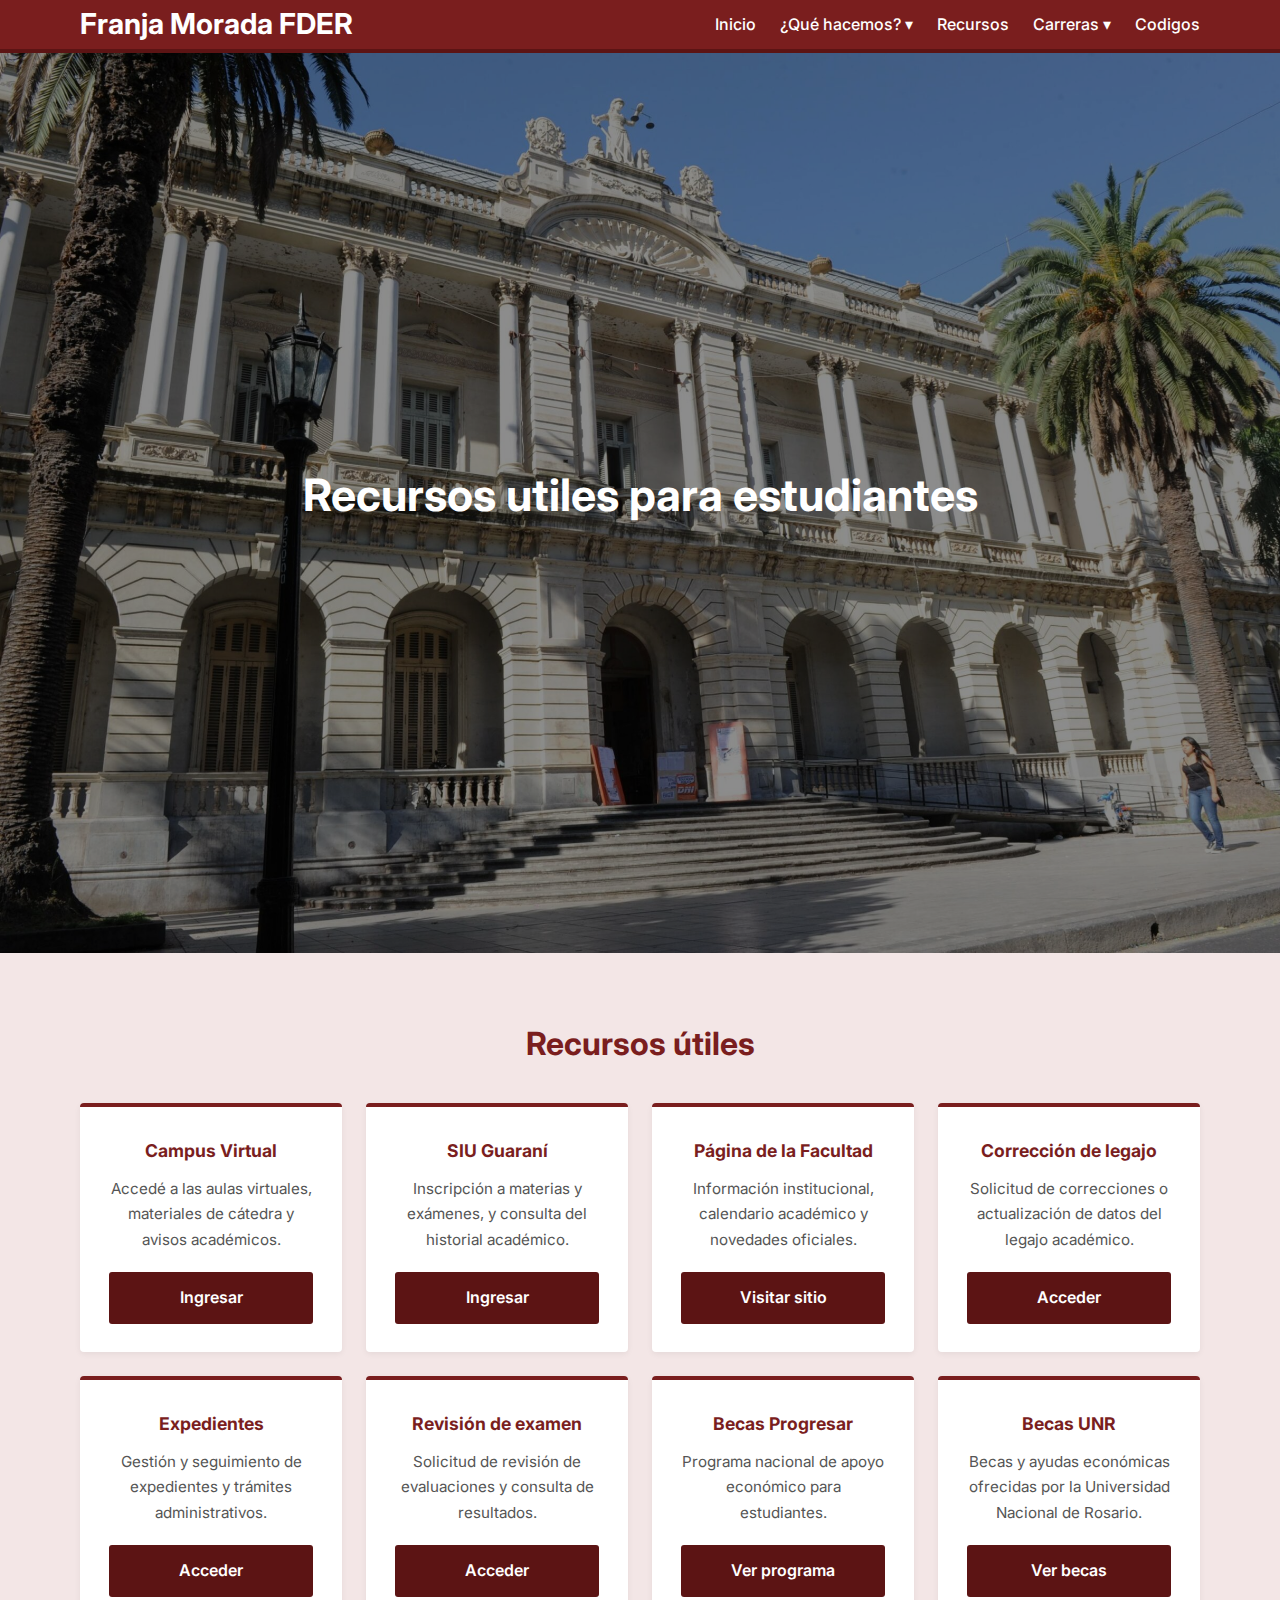
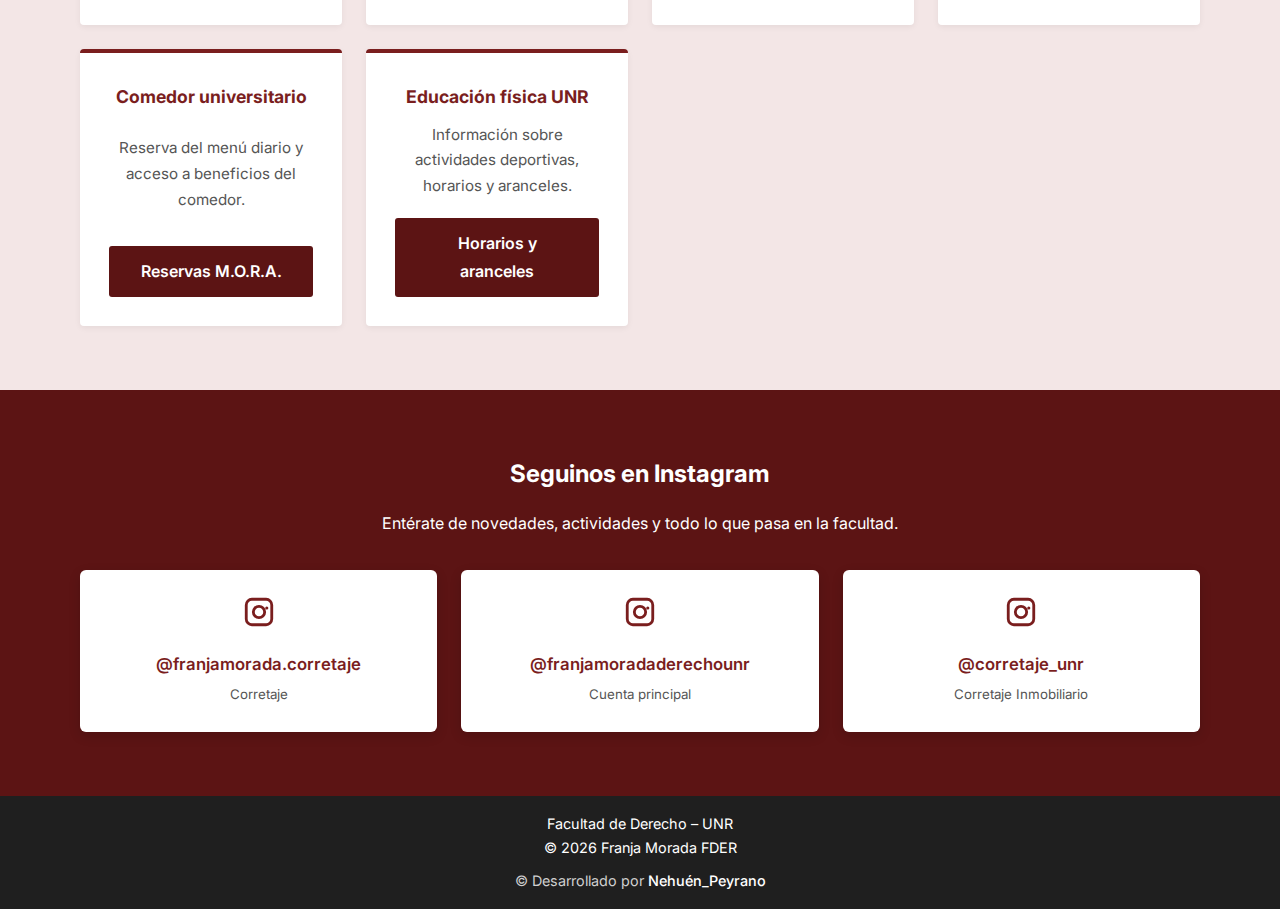
<file: recursos.html>
<!DOCTYPE html>
<html lang="es">

<head>
    <meta charset="UTF-8">
    <title>Recursos - Franja Morada FDER</title>
    <meta name="viewport" content="width=device-width, initial-scale=1.0">
    <meta name="description"
        content="Recursos útiles para estudiantes de la Facultad de Derecho UNR: Campus Virtual, SIU Guaraní, becas, trámites académicos, comedor universitario y servicios institucionales.">

    <!-- Google Font -->
    <link href="https://fonts.googleapis.com/css2?family=Inter:wght@400;500;600;700&display=swap" rel="stylesheet">
    <link rel="icon" type="image/png" href="img/Icono.jpg">

    <link rel="stylesheet" href="css/styles.css">
</head>

<body>

    <!-- HEADER -->
    <header class="header">
        <div class="container header-content">
            <h1 class="site-title">
                <a href="index.html">Franja Morada FDER</a>
            </h1>

            <nav class="nav-container">
                <button class="menu-toggle" id="menuToggle" aria-label="Abrir menú">
                    ☰
                </button>

                <ul class="nav" id="navMenu">
                    <li><a href="index.html">Inicio</a></li>
                    <li class="nav-item dropdown">
                        <a href="#" class="dropdown-toggle">¿Qué hacemos? ▾</a>
                        <ul class="dropdown-menu">
                            <li><a href="consejo_directivo.html">Consejo Directivo</a></li>
                            <li><a href="secretarias_ced.html">Secretarias del Ced</a></li>
                            <li><a href="fur.html">FUR</a></li>
                            <li><a href="propuestas_academicas.html">Propuestas Académicas</a></li>
                        </ul>
                    </li>
                    <li><a href="recursos.html">Recursos</a></li>
                    <li class="nav-item dropdown">
                        <a href="#" class="dropdown-toggle">Carreras ▾</a>
                        <ul class="dropdown-menu">
                            <li><a href="abogacia.html">Abogacía</a></li>
                            <li><a href="corretaje.html">Corretaje Inmobiliario</a></li>
                        </ul>
                    </li>
                    <li><a href="codigos.html">Codigos</a></li>
                </ul>
            </nav>

        </div>
    </header>

    <!-- HERO -->
    <section class="hero">
        <div class="hero-overlay"></div>

        <div class="container hero-content">
            <h2>Recursos utiles para estudiantes</h2>
        </div>
    </section>
    <section class="section light">
        <div class="container">
            <h2>Recursos útiles</h2>

            <div class="resource-cards">
                <div class="resource-card">
                    <h4>Campus Virtual</h4>
                    <p>Accedé a las aulas virtuales, materiales de cátedra y avisos académicos.</p>
                    <a href="https://www.fder.unr.edu.ar/campus/" class="btn btn-secondary">Ingresar</a>
                </div>

                <div class="resource-card">
                    <h4>SIU Guaraní</h4>
                    <p>Inscripción a materias y exámenes, y consulta del historial académico.</p>
                    <a href="https://autogestion-guarani.unr.edu.ar/" class="btn btn-secondary">Ingresar</a>
                </div>

                <div class="resource-card">
                    <h4>Página de la Facultad</h4>
                    <p>Información institucional, calendario académico y novedades oficiales.</p>
                    <a href="https://www.fder.unr.edu.ar/" class="btn btn-secondary">Visitar sitio</a>
                </div>

                <div class="resource-card">
                    <h4>Corrección de legajo</h4>
                    <p>Solicitud de correcciones o actualización de datos del legajo académico.</p>
                    <a href="https://www.fder.unr.edu.ar/wp-content/uploads/2018/10/Formulario_Correccion_de_legajo_1_1.pdf"
                        class="btn btn-secondary">Acceder</a>
                </div>

                <div class="resource-card">
                    <h4>Expedientes</h4>
                    <p>Gestión y seguimiento de expedientes y trámites administrativos.</p>
                    <a href="https://www.fder.unr.edu.ar/wp-content/uploads/2018/10/Expedienteee1.pdf"
                        class="btn btn-secondary">Acceder</a>
                </div>

                <div class="resource-card">
                    <h4>Revisión de examen</h4>
                    <p>Solicitud de revisión de evaluaciones y consulta de resultados.</p>
                    <a href="https://docs.google.com/forms/d/1ky8I-ffY3dzttOXz8YfT5jk7EfJTYuPMC5BDedIOHxU/preview?edit_requested=true"
                        class="btn btn-secondary">Acceder</a>
                </div>

                <div class="resource-card">
                    <h4>Becas Progresar</h4>
                    <p>Programa nacional de apoyo económico para estudiantes.</p>
                    <a href="https://becasprogresar.educacion.gob.ar/" class="btn btn-secondary">Ver programa</a>
                </div>

                <div class="resource-card">
                    <h4>Becas UNR</h4>
                    <p>Becas y ayudas económicas ofrecidas por la Universidad Nacional de Rosario.</p>
                    <a href="https://becas.unr.edu.ar/" class="btn btn-secondary">Ver becas</a>
                </div>

                <div class="resource-card">
                    <h4>Comedor universitario</h4>
                    <p>Reserva del menú diario y acceso a beneficios del comedor.</p>
                    <a href="https://comedores.unr.edu.ar/" class="btn btn-secondary">Reservas M.O.R.A.</a>
                </div>

                <div class="resource-card">
                    <h4>Educación física UNR</h4>
                    <p>Información sobre actividades deportivas, horarios y aranceles.</p>
                    <a href="https://drive.google.com/drive/u/0/folders/1-GRs4mmjau2Vw6q2S0q6Hu9Pm95CRCNt"
                        target="_blank" rel="noopener noreferrer" class="btn btn-secondary">
                        Horarios y aranceles
                    </a>
                </div>
            </div>
        </div>
    </section>

    <section class="cta">
        <div class="container">
            <h2>Seguinos en Instagram</h2>
            <p>Entérate de novedades, actividades y todo lo que pasa en la facultad.</p>

            <div class="social-grid">
                <a href="https://www.instagram.com/franjamorada.corretaje?utm_source=ig_web_button_share_sheet&igsh=ZDNlZDc0MzIxNw=="
                    target="_blank" rel="noopener noreferrer" class="social-card">
                    <svg class="ig-icon" viewBox="0 0 24 24">
                        <path
                            d="M7 2h10a5 5 0 015 5v10a5 5 0 01-5 5H7a5 5 0 01-5-5V7a5 5 0 015-5zm10 2H7a3 3 0 00-3 3v10a3 3 0 003 3h10a3 3 0 003-3V7a3 3 0 00-3-3zm-5 3a5 5 0 110 10 5 5 0 010-10zm0 2a3 3 0 100 6 3 3 0 000-6zm5.5-.9a1.1 1.1 0 110 2.2 1.1 1.1 0 010-2.2z" />
                    </svg>
                    <span>@franjamorada.corretaje</span>
                    <small>Corretaje</small>
                </a>
                <a href="https://www.instagram.com/franjamoradaderechounr?utm_source=ig_web_button_share_sheet&igsh=ZDNlZDc0MzIxNw=="
                    target="_blank" rel="noopener noreferrer" class="social-card">
                    <svg class="ig-icon" viewBox="0 0 24 24">
                        <path
                            d="M7 2h10a5 5 0 015 5v10a5 5 0 01-5 5H7a5 5 0 01-5-5V7a5 5 0 015-5zm10 2H7a3 3 0 00-3 3v10a3 3 0 003 3h10a3 3 0 003-3V7a3 3 0 00-3-3zm-5 3a5 5 0 110 10 5 5 0 010-10zm0 2a3 3 0 100 6 3 3 0 000-6zm5.5-.9a1.1 1.1 0 110 2.2 1.1 1.1 0 010-2.2z" />
                    </svg>
                    <span>@franjamoradaderechounr</span>
                    <small>Cuenta principal</small>
                </a>
                <a href="https://www.instagram.com/corretaje_unr?utm_source=ig_web_button_share_sheet&igsh=ZDNlZDc0MzIxNw=="
                    target="_blank" rel="noopener noreferrer" class="social-card">
                    <svg class="ig-icon" viewBox="0 0 24 24">
                        <path
                            d="M7 2h10a5 5 0 015 5v10a5 5 0 01-5 5H7a5 5 0 01-5-5V7a5 5 0 015-5zm10 2H7a3 3 0 00-3 3v10a3 3 0 003 3h10a3 3 0 003-3V7a3 3 0 00-3-3zm-5 3a5 5 0 110 10 5 5 0 010-10zm0 2a3 3 0 100 6 3 3 0 000-6zm5.5-.9a1.1 1.1 0 110 2.2 1.1 1.1 0 010-2.2z" />
                    </svg>
                    <span>@corretaje_unr</span>
                    <small>Corretaje Inmobiliario</small>
                </a>
            </div>
        </div>
    </section>

    <!-- FOOTER -->
    <footer class="footer">
        <div class="container">
            <p>Facultad de Derecho – UNR</p>
            <p>© 2026 Franja Morada FDER</p>
            <p class="footer-dev">
                © Desarrollado por
                <a href="https://instagram.com/nehuen_peyrano" target="_blank" aria-label="Instagram">
                      Nehuén_Peyrano
                </a>
            </p>
        </div>
    </footer>

    <script src="js/main.js"></script>

</body>

</html>
</file>
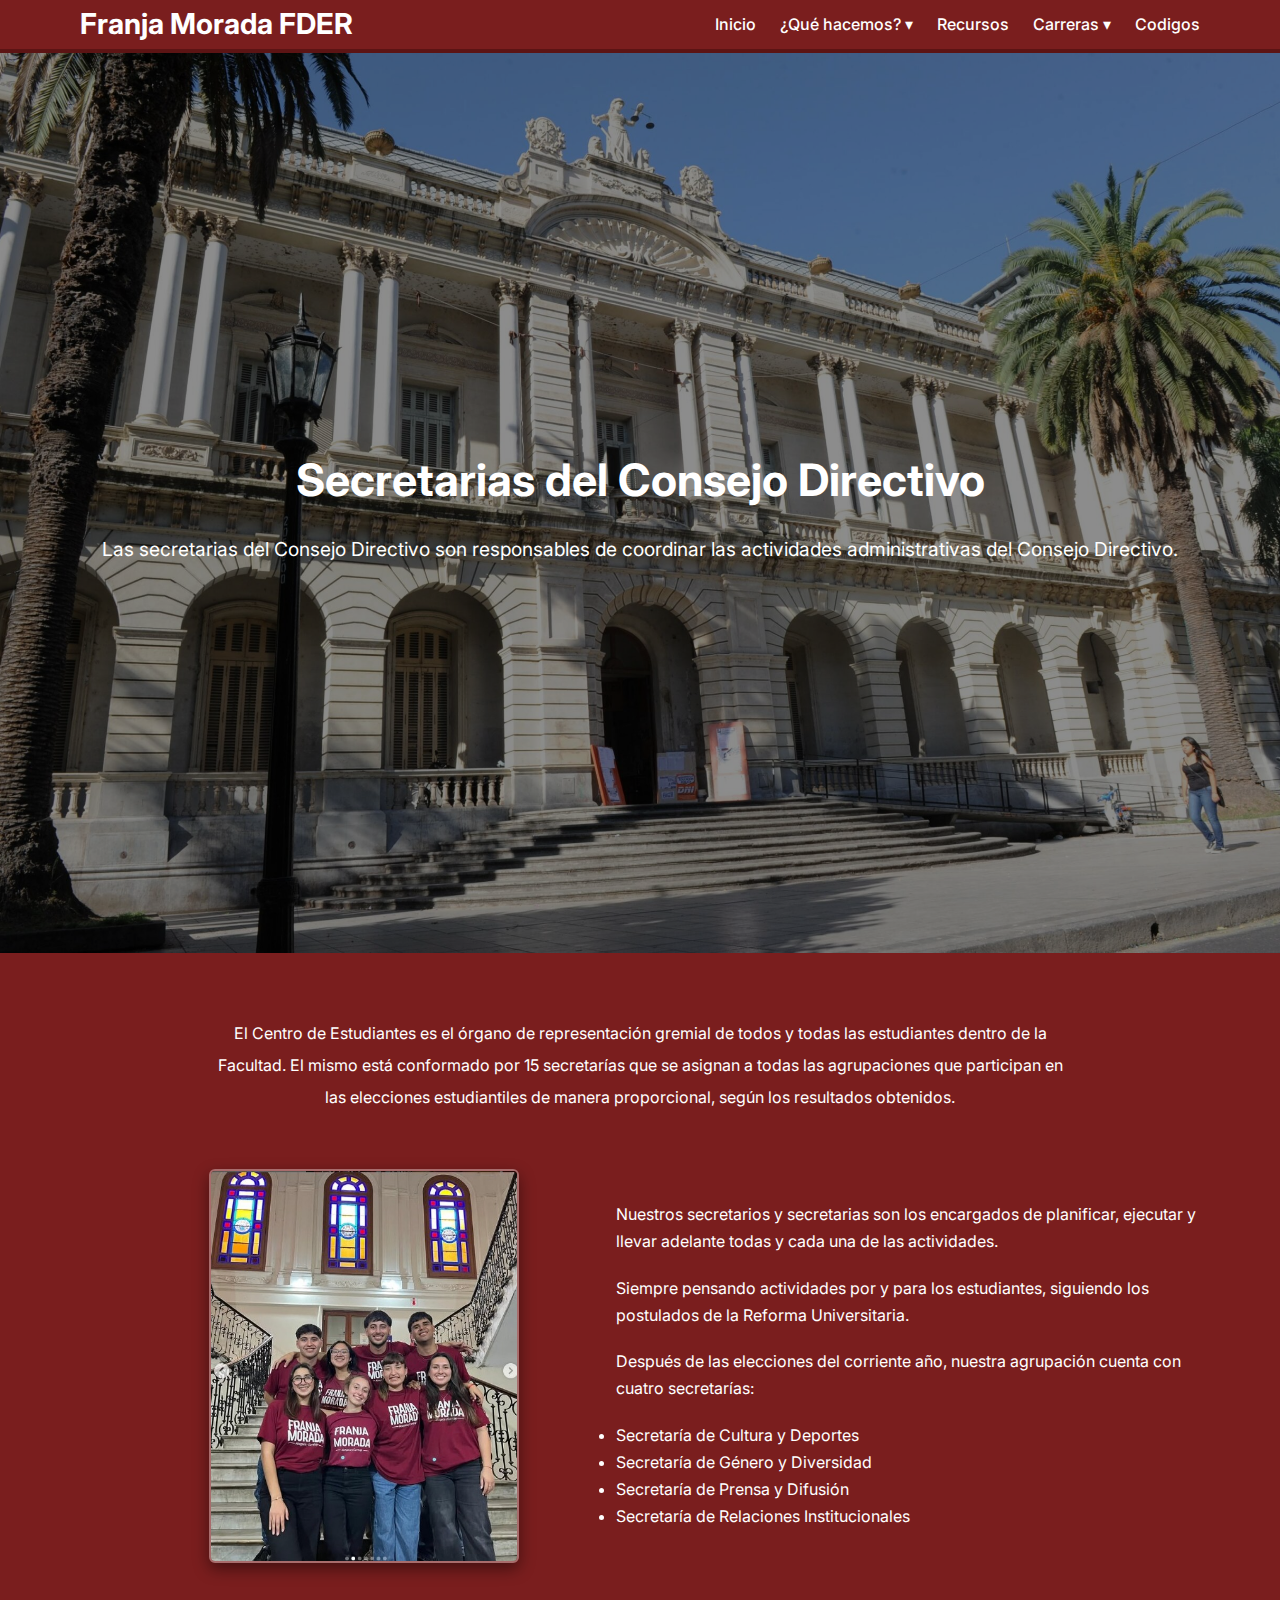
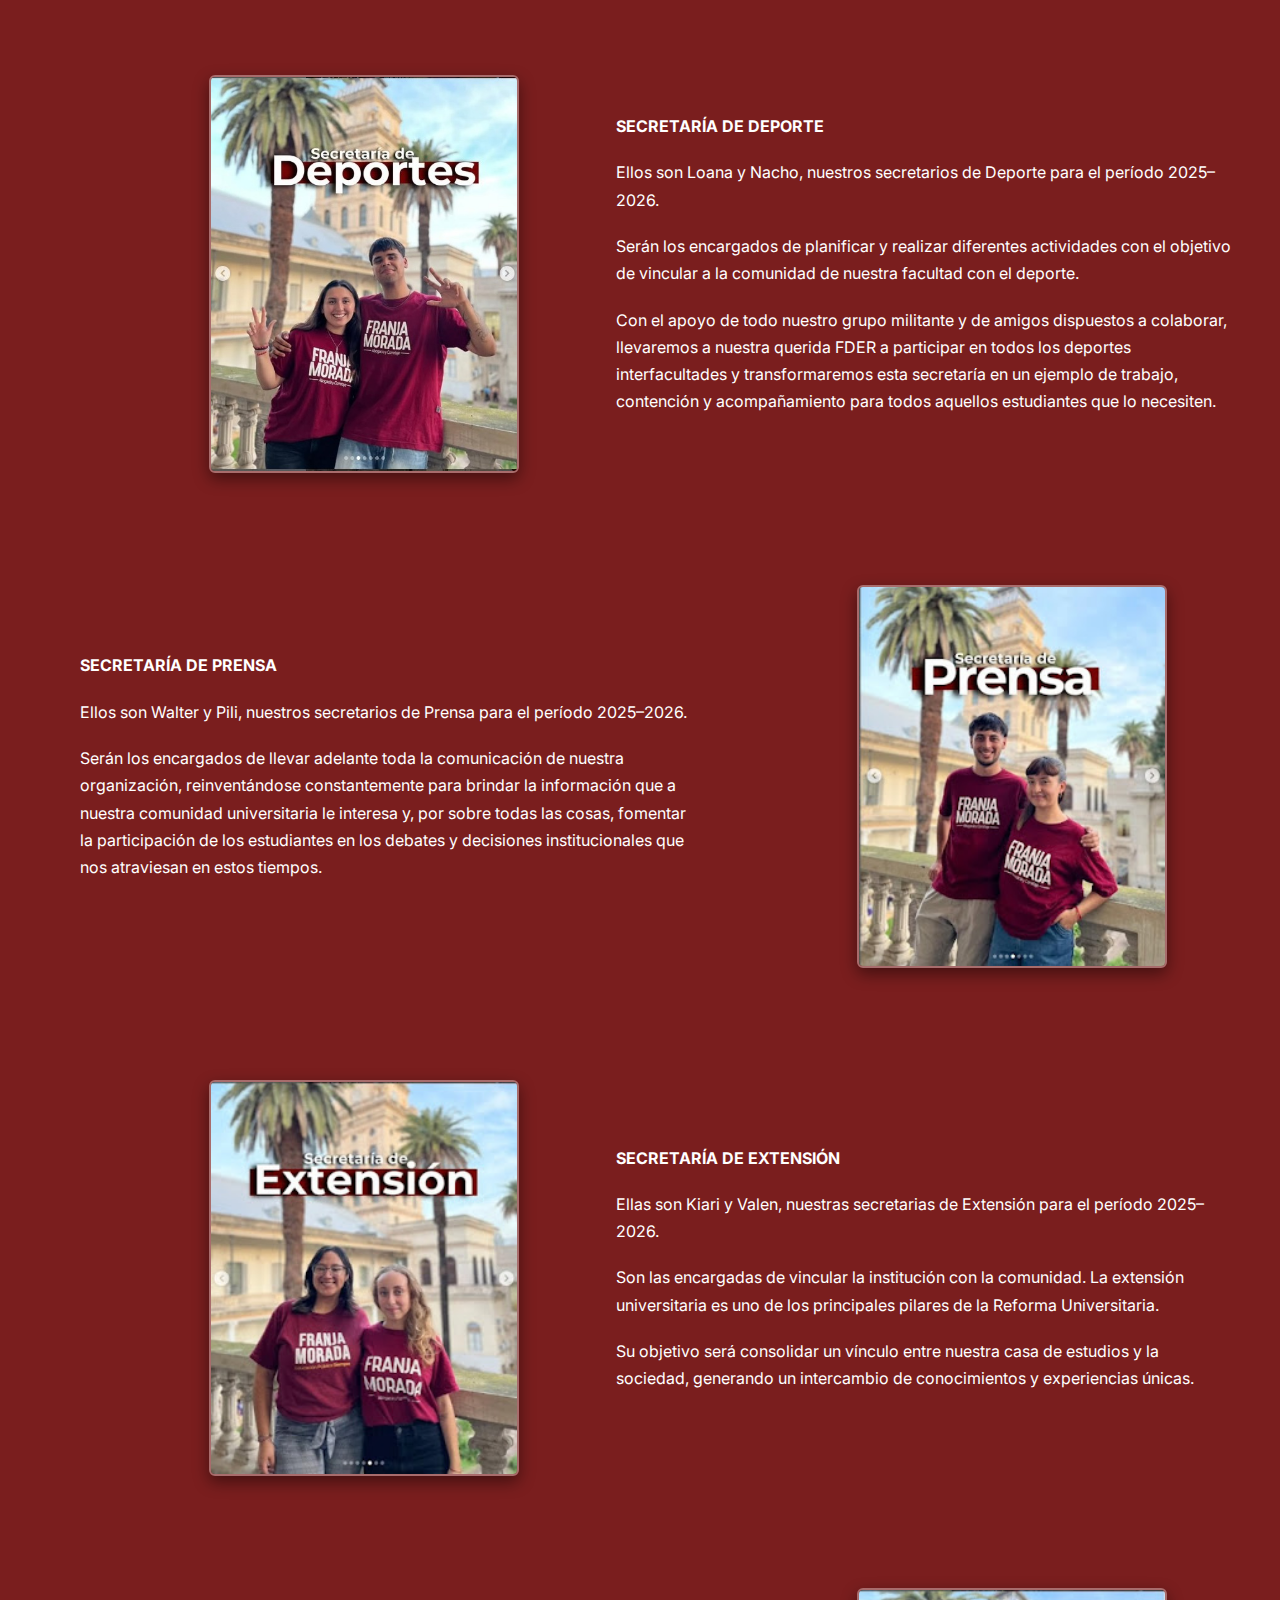
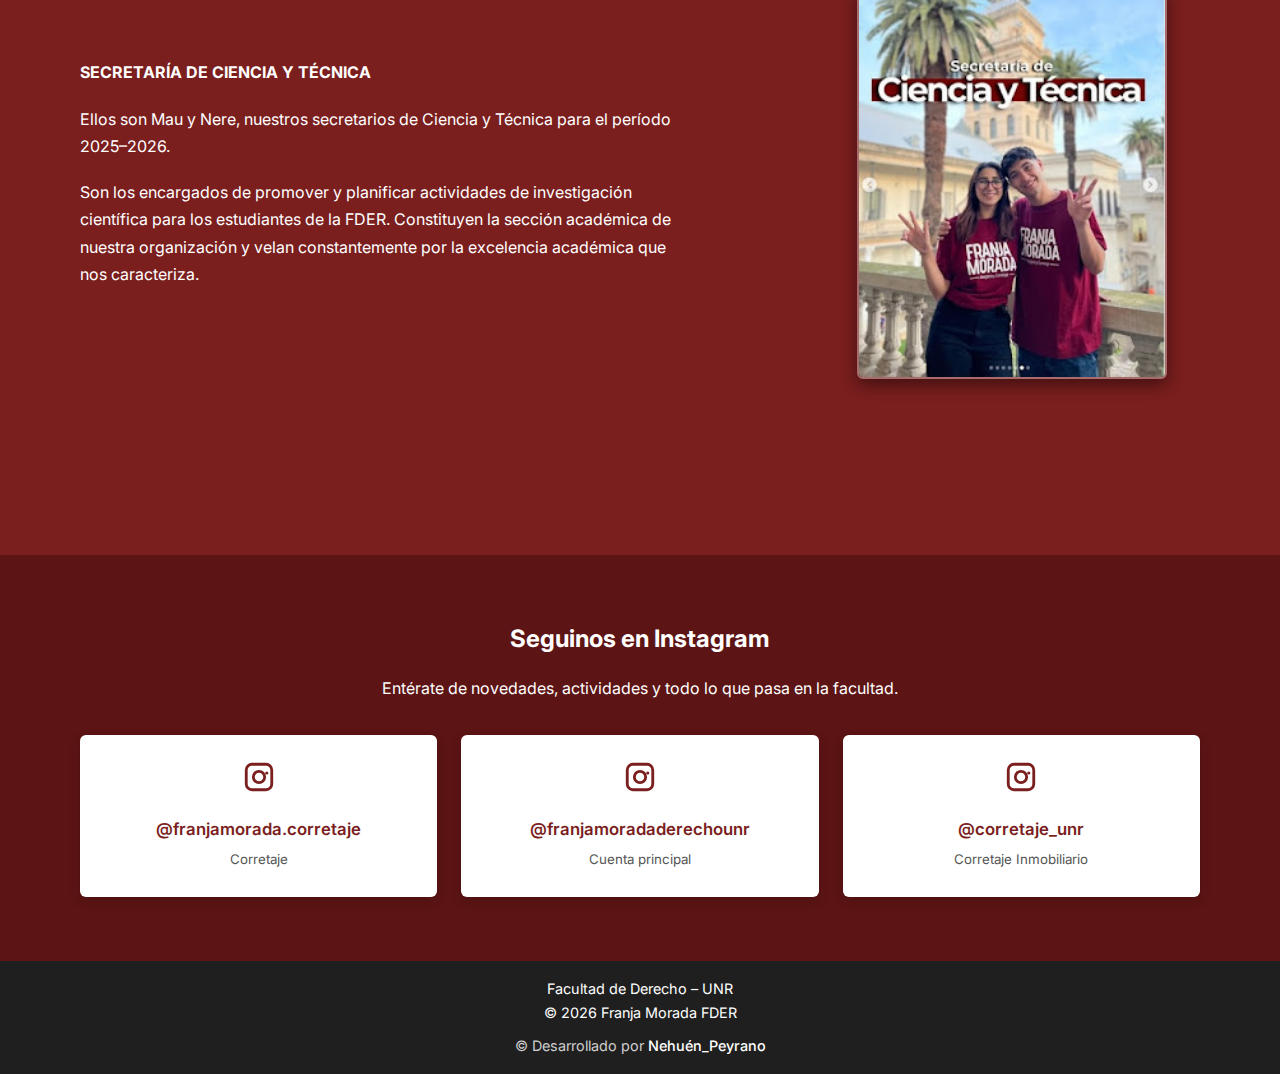
<file: secretarias_ced.html>
<!DOCTYPE html>
<html lang="es">

<head>
    <meta charset="UTF-8">
    <title>Secretarias CED - Franja Morada FDER</title>
    <link rel="stylesheet" href="css/styles.css">
    <meta name="viewport" content="width=device-width, initial-scale=1.0">
    <meta name="description"
        content="Secretarías del Centro de Estudiantes de la Facultad de Derecho UNR. Conocé las áreas, responsables y el trabajo de Franja Morada en el Consejo Directivo.">

    <!-- Google Font -->
    <link href="https://fonts.googleapis.com/css2?family=Inter:wght@400;500;600;700&display=swap" rel="stylesheet">
    <link rel="icon" type="image/png" href="img/Icono.jpg">
</head>

<body>

    <!-- HEADER -->
    <header class="header">
        <div class="container header-content">
            <h1 class="site-title">
                <a href="index.html">Franja Morada FDER</a>
            </h1>

            <nav class="nav-container">
                <button class="menu-toggle" id="menuToggle" aria-label="Abrir menú">
                    ☰
                </button>

                <ul class="nav" id="navMenu">
                    <li><a href="index.html">Inicio</a></li>
                    <li class="nav-item dropdown">
                        <a href="#" class="dropdown-toggle">¿Qué hacemos? ▾</a>
                        <ul class="dropdown-menu">
                            <li><a href="consejo_directivo.html">Consejo Directivo</a></li>
                            <li><a href="secretarias_ced.html">Secretarias del Ced</a></li>
                            <li><a href="fur.html">FUR</a></li>
                            <li><a href="propuestas_academicas.html">Propuestas Académicas</a></li>
                        </ul>
                    </li>
                    <li><a href="recursos.html">Recursos</a></li>
                    <li class="nav-item dropdown">
                        <a href="#" class="dropdown-toggle">Carreras ▾</a>
                        <ul class="dropdown-menu">
                            <li><a href="abogacia.html">Abogacía</a></li>
                            <li><a href="corretaje.html">Corretaje Inmobiliario</a></li>
                        </ul>
                    </li>
                    <li><a href="codigos.html">Codigos</a></li>
                </ul>
            </nav>
        </div>
    </header>

    <!-- HERO -->
    <section class="hero">
        <div class="hero-overlay"></div>
        <div class="container hero-content">
            <h2>Secretarias del Consejo Directivo</h2>
            <p>
                Las secretarias del Consejo Directivo son responsables de coordinar las actividades administrativas del
                Consejo Directivo.
            </p>
        </div>
    </section>

    <section class="section proposal">
        <div class="container">
            <!-- TEXTO SUPERIOR -->
            <div class="proposal-top">
                <p>
                    El Centro de Estudiantes es el órgano de representación gremial de todos y todas las estudiantes
                    dentro de la Facultad. El mismo está conformado por 15 secretarías que se asignan a todas las
                    agrupaciones que participan en las elecciones estudiantiles de manera proporcional, según los
                    resultados obtenidos.
                </p>
            </div>

            <!-- FILA 1 -->
            <div class="proposal-row">
                <div class="proposal-image">
                    <img src="img/Propuesta/SecretariaCED/F1.jpeg" alt="Grupos de estudio">
                </div>

                <div class="proposal-text">
                    <p>
                        Nuestros secretarios y secretarias son los encargados de planificar, ejecutar y llevar adelante
                        todas y cada una de las actividades.
                    </p>
                    <p>
                        Siempre pensando actividades por y para los estudiantes, siguiendo los postulados de la Reforma
                        Universitaria.
                    </p>
                    <p>
                        Después de las elecciones del corriente año, nuestra agrupación cuenta con cuatro secretarías:
                    </p>
                    <ul>
                        <li>Secretaría de Cultura y Deportes</li>
                        <li>Secretaría de Género y Diversidad</li>
                        <li>Secretaría de Prensa y Difusión</li>
                        <li>Secretaría de Relaciones Institucionales</li>
                    </ul>
                </div>
            </div>

            <!-- FILA 2 -->
            <div class="proposal-row">
                <div class="proposal-image">
                    <img src="img/Propuesta/SecretariaCED/F2.jpeg" alt="Grupos de estudio">
                </div>

                <div class="proposal-text">
                    <p><b>SECRETARÍA DE DEPORTE</b></p>
                    <p>
                        Ellos son Loana y Nacho, nuestros secretarios de Deporte para el período 2025–2026.
                    </p>
                    <p>
                        Serán los encargados de planificar y realizar diferentes actividades con el objetivo de vincular
                        a la comunidad de nuestra facultad con el deporte.
                    </p>
                    <p>
                        Con el apoyo de todo nuestro grupo militante y de amigos dispuestos a colaborar, llevaremos a
                        nuestra querida FDER a participar en todos los deportes interfacultades y transformaremos esta
                        secretaría en un ejemplo de trabajo, contención y acompañamiento para todos aquellos estudiantes
                        que lo necesiten.
                    </p>
                </div>
            </div>

            <!-- FILA 3 -->
            <div class="proposal-row reverse">
                <div class="proposal-text">
                    <p><b>SECRETARÍA DE PRENSA</b></p>
                    <p>
                        Ellos son Walter y Pili, nuestros secretarios de Prensa para el período 2025–2026.
                    </p>
                    <p>
                        Serán los encargados de llevar adelante toda la comunicación de nuestra organización,
                        reinventándose constantemente para brindar la información que a nuestra comunidad universitaria
                        le interesa y, por sobre todas las cosas, fomentar la participación de los estudiantes en los
                        debates y decisiones institucionales que nos atraviesan en estos tiempos.
                    </p>
                </div>

                <div class="proposal-image">
                    <img src="img/Propuesta/SecretariaCED/F3.jpeg" alt="Equipo de clases de consulta">
                </div>
            </div>

            <!-- FILA 4 -->
            <div class="proposal-row">
                <div class="proposal-image">
                    <img src="img/Propuesta/SecretariaCED/F4.jpeg" alt="Grupos de estudio">
                </div>

                <div class="proposal-text">
                    <p><b>SECRETARÍA DE EXTENSIÓN</b></p>
                    <p>
                        Ellas son Kiari y Valen, nuestras secretarias de Extensión para el período 2025–2026.
                    </p>
                    <p>
                        Son las encargadas de vincular la institución con la comunidad. La extensión universitaria es
                        uno de los principales pilares de la Reforma Universitaria.
                    </p>
                    <p>
                        Su objetivo será consolidar un vínculo entre nuestra casa de estudios y la sociedad, generando
                        un intercambio de conocimientos y experiencias únicas.
                    </p>
                </div>
            </div>

            <!-- FILA 5 -->
            <div class="proposal-row reverse">
                <div class="proposal-text">
                    <p><b>SECRETARÍA DE CIENCIA Y TÉCNICA</b></p>
                    <p>
                        Ellos son Mau y Nere, nuestros secretarios de Ciencia y Técnica para el período 2025–2026.
                    </p>
                    <p>
                        Son los encargados de promover y planificar actividades de investigación científica para los
                        estudiantes de la FDER. Constituyen la sección académica de nuestra organización y velan
                        constantemente por la excelencia académica que nos caracteriza.
                    </p>
                </div>
                <div class="proposal-image">
                    <img src="img/Propuesta/SecretariaCED/F5.jpeg" alt="Equipo de clases de consulta">
                </div>
            </div>
        </div>
    </section>

    <section class="cta">
        <div class="container">
            <h2>Seguinos en Instagram</h2>
            <p>Entérate de novedades, actividades y todo lo que pasa en la facultad.</p>

            <div class="social-grid">
                <a href="https://www.instagram.com/franjamorada.corretaje?utm_source=ig_web_button_share_sheet&igsh=ZDNlZDc0MzIxNw=="
                    target="_blank" rel="noopener noreferrer" class="social-card">
                    <svg class="ig-icon" viewBox="0 0 24 24">
                        <path
                            d="M7 2h10a5 5 0 015 5v10a5 5 0 01-5 5H7a5 5 0 01-5-5V7a5 5 0 015-5zm10 2H7a3 3 0 00-3 3v10a3 3 0 003 3h10a3 3 0 003-3V7a3 3 0 00-3-3zm-5 3a5 5 0 110 10 5 5 0 010-10zm0 2a3 3 0 100 6 3 3 0 000-6zm5.5-.9a1.1 1.1 0 110 2.2 1.1 1.1 0 010-2.2z" />
                    </svg>
                    <span>@franjamorada.corretaje</span>
                    <small>Corretaje</small>
                </a>
                <a href="https://www.instagram.com/franjamoradaderechounr?utm_source=ig_web_button_share_sheet&igsh=ZDNlZDc0MzIxNw=="
                    target="_blank" rel="noopener noreferrer" class="social-card">
                    <svg class="ig-icon" viewBox="0 0 24 24">
                        <path
                            d="M7 2h10a5 5 0 015 5v10a5 5 0 01-5 5H7a5 5 0 01-5-5V7a5 5 0 015-5zm10 2H7a3 3 0 00-3 3v10a3 3 0 003 3h10a3 3 0 003-3V7a3 3 0 00-3-3zm-5 3a5 5 0 110 10 5 5 0 010-10zm0 2a3 3 0 100 6 3 3 0 000-6zm5.5-.9a1.1 1.1 0 110 2.2 1.1 1.1 0 010-2.2z" />
                    </svg>
                    <span>@franjamoradaderechounr</span>
                    <small>Cuenta principal</small>
                </a>
                <a href="https://www.instagram.com/corretaje_unr?utm_source=ig_web_button_share_sheet&igsh=ZDNlZDc0MzIxNw=="
                    target="_blank" rel="noopener noreferrer" class="social-card">
                    <svg class="ig-icon" viewBox="0 0 24 24">
                        <path
                            d="M7 2h10a5 5 0 015 5v10a5 5 0 01-5 5H7a5 5 0 01-5-5V7a5 5 0 015-5zm10 2H7a3 3 0 00-3 3v10a3 3 0 003 3h10a3 3 0 003-3V7a3 3 0 00-3-3zm-5 3a5 5 0 110 10 5 5 0 010-10zm0 2a3 3 0 100 6 3 3 0 000-6zm5.5-.9a1.1 1.1 0 110 2.2 1.1 1.1 0 010-2.2z" />
                    </svg>
                    <span>@corretaje_unr</span>
                    <small>Corretaje Inmobiliario</small>
                </a>
            </div>
        </div>
    </section>

    <!-- FOOTER -->
    <footer class="footer">
        <div class="container">
            <p>Facultad de Derecho – UNR</p>
            <p>© 2026 Franja Morada FDER</p>
            <p class="footer-dev">
                © Desarrollado por
                <a href="https://instagram.com/nehuen_peyrano" target="_blank" aria-label="Instagram">
                      Nehuén_Peyrano
                </a>
            </p>
        </div>
    </footer>

    <script src="js/main.js"></script>
</body>

</html>
</file>
<file: css/styles.css>
/* RESET */
* {
  margin: 0;
  padding: 0;
  box-sizing: border-box;
}

/* VARIABLES – BORDÓ INSTITUCIONAL */
:root {
  --primary: #7a1e1e;
  --secondary: #5c1414;
  --accent: #f3e6e6;
  --light: #fafafa;
  --dark: #1f1f1f;
  --gray: #555;
}

/* BASE */
body {
  font-family: 'Inter', system-ui, sans-serif;
  color: var(--dark);
  line-height: 1.7;
  background: #fff;
}

.container {
  width: 90%;
  max-width: 1100px;
  margin: auto;
}

/* HEADER */
.header {
  position: sticky;
  top: 0;
  background: var(--primary);
  border-bottom: 4px solid var(--secondary);
  z-index: 1000;
}

.header-content {
  display: flex;
  align-items: center;
  justify-content: space-between;
  padding: 1.2rem 0;
}

.site-title {
  color: #fff;
  font-size: 1.8rem;
}

.nav {
  list-style: none;
  display: flex;
  gap: 1.5rem;
  z-index: 999;
  top: 100%;
}

.nav.show {
  display: flex;
}

.nav a {
  color: #fff;
  text-decoration: none;
  font-weight: 500;
}

.nav a:hover {
  text-decoration: underline;
}

/* DROPDOWN NAV */
.nav-item {
  position: relative;
}

.dropdown-toggle {
  cursor: pointer;
}

.dropdown-menu {
  position: absolute;
  top: 100%;
  left: 0;
  background: #9c3737;
  min-width: 200px;
  border-radius: 4px;
  box-shadow: 0 4px 10px rgba(0, 0, 0, 0.12);
  display: none;
  z-index: 1000;
}

.dropdown-menu li a {
  display: block;
  padding: 0.7rem 1rem;
  color: #ffffff;
  font-weight: 500;
}

.dropdown-menu li a:hover {
  background: #d34d4d;
}

.site-title a {
  color: #fff;
  /* mismo color que el título */
  text-decoration: none;
}

.site-title a:hover {
  text-decoration: none;
}


/* HERO */
.hero {
  position: relative;
  min-height: 100vh;
  /* ocupa toda la pantalla */
  background-image: url("../img/Inicio/facultad.jpg");
  /* ajustá ruta */
  background-size: cover;
  background-position: center;
  background-repeat: no-repeat;

  display: flex;
  align-items: center;
  justify-content: center;

  /* mask-image: url(../img/Icono.jpg);
  mask-position: center;
  mask-repeat: no-repeat;
  mask-size: 50px;
  animation: lock-reveal 3s ease-in-out forwards; */
}

/* @keyframes lock-reveal {
  0% {
    mask-size: 10px;
  }

  100% {
    mask-size: 5000vh;
  }
} */

/* overlay oscuro */
.hero-overlay {
  position: absolute;
  inset: 0;
  background: rgba(0, 0, 0, 0.45);
  /* transparencia */
  z-index: 1;
}

/* contenido */
.hero-content {
  position: relative;
  z-index: 2;
  text-align: center;
  color: #fff;
  max-width: 800px;
}

.hero h2 {
  font-size: 2.8rem;
  margin-bottom: 1rem;
}

.hero p {
  font-size: 1.2rem;
  line-height: 1.6;
}


.inicio-image {
  display: block;
  margin: 2rem auto;
  max-width: 600px;
  width: 100%;
  border-radius: 8px;
}

.about p {
  margin-bottom: 1rem;
  color: var(--dark);
  font-size: 1.2rem;
}

/* SECTIONS */
.section {
  padding: 4rem 0;
}

.section.light {
  background: var(--accent);
}

.section h2,
h3 {
  text-align: center;
  font-size: 2rem;
  color: var(--primary);
  margin-bottom: 1rem;
}

.about p {
  max-width: 800px;
  margin: auto;
  text-align: center;
  color: var(--gray);
}

/* CARDS */
.section-light {
  background-color: #f7f7f7;
}

.cards {
  display: grid;
  grid-template-columns: repeat(auto-fit, minmax(250px, 1fr));
  gap: 1.5rem;
  margin-top: 2rem;
}

.card {
  background: #fff;
  padding: 2rem;
  border-radius: 4px;
  border-top: 4px solid var(--primary);
  box-shadow: 0 2px 6px rgba(0, 0, 0, 0.06);
  text-align: center;
}

.card h3 {
  color: var(--primary);
  margin-bottom: 1rem;
}

.link-card {
  text-decoration: none;
  color: var(--dark);
  font-weight: 600;
  transition: transform 0.2s ease;
}

.link-card:hover {
  transform: translateY(-4px);
}

/* BUTTONS */
.btn {
  display: inline-block;
  padding: 0.75rem 1.6rem;
  border-radius: 3px;
  text-decoration: none;
  font-weight: 600;
  transition:
    box-shadow 0.3s ease,
    transform 0.3s ease,
    border-color 0.3s ease;
}

/* HOVER */
.btn:hover {
  transform: scale(1.1);
}

.btn-primary {
  background: #fff;
  color: var(--primary);
}

.btn-secondary {
  background: var(--secondary);
  color: #fff;
}

/* Estilos para el contenedor principal */
.container {
  max-width: 1250px;
  /* Ajusta según tu diseño */
  margin: 0 auto;
  /* Centra el contenedor */
  padding: 0 1rem;
  /* Opcional: padding lateral */

}

.section.light {
  justify-content: center;
}

/* Centrar el h2 */
.section.light h2 {
  text-align: center;
}

.resource-cards {
  display: grid;
  grid-template-columns: repeat(auto-fit, minmax(260px, 1fr));
  gap: 1.5rem;
  margin-top: 2rem;
}

.resource-card {
  background: #fff;
  padding: 1.8rem;
  border-radius: 4px;
  border-top: 4px solid var(--primary);
  box-shadow: 0 2px 6px rgba(0, 0, 0, 0.06);
  text-align: center;

  display: flex;
  flex-direction: column;
  justify-content: space-between;
}

.resource-card h4 {
  color: var(--primary);
  margin-bottom: 0.6rem;
  font-size: 1.1rem;
}

.resource-card p {
  color: var(--gray);
  font-size: 0.95rem;
  margin-bottom: 1.2rem;
}


/* Cards pequeñas */
.cards.small {
  display: flex;
  flex-direction: column;
  gap: 1rem;
  width: 100%;
  max-width: 320px;
  margin: 0 auto;
}

.cards.small .card {
  padding: 1.2rem;
  font-size: 0.95rem;
}

/* CTA */
.cta {
  background: var(--secondary);
  color: #fff;
  text-align: center;
  padding: 4rem 0;
}

.cta p {
  margin: 1rem 0 2rem;
}

.social-grid {
  display: grid;
  grid-template-columns: repeat(auto-fit, minmax(220px, 1fr));
  gap: 1.5rem;
  margin-top: 2rem;
}

.social-card {
  background: #fff;
  padding: 1.6rem;
  border-radius: 6px;
  text-align: center;
  text-decoration: none;
  color: var(--primary);
  box-shadow: 0 4px 12px rgba(0, 0, 0, 0.15);
  transition: transform 0.25s ease, box-shadow 0.25s ease;
}

.social-card:hover {
  transform: translateY(-6px);
  box-shadow: 0 8px 22px rgba(122, 30, 30, 0.35);
}

.ig-icon {
  width: 34px;
  height: 34px;
  fill: var(--primary);
  margin-bottom: 0.8rem;
  transition: transform 0.25s ease, fill 0.25s ease;
}

.social-card:hover .ig-icon {
  transform: scale(1.15) rotate(-5deg);
  fill: #e1306c;
  /* Instagram vibe */
}

.social-card span {
  display: block;
  font-size: 1.05rem;
  font-weight: 600;
}

.social-card small {
  display: block;
  margin-top: 0.3rem;
  color: var(--gray);
}


/* FOOTER */
.footer {
  background: var(--dark);
  color: #fff;
  text-align: center;
  padding: 1rem 0;
  font-size: 0.9rem;
}
.footer-dev {
  font-size: 0.9rem;
  color: #cfcfcf;
  margin-top: 0.5rem;
}

.footer-dev a {
  color: #ffffff;
  font-weight: 500;
  text-decoration: none;
  position: relative;
}

.footer-dev a::after {
  content: "";
  position: absolute;
  left: 0;
  bottom: -2px;
  width: 100%;
  height: 1px;
  background: currentColor;
  transform: scaleX(0);
  transform-origin: left;
  transition: transform 0.3s ease;
}

.footer-dev a:hover::after {
  transform: scaleX(1);
}


/* NAV MOBILE */
.nav-container {
  position: relative;
}

.menu-toggle {
  display: none;
  background: none;
  border: none;
  font-size: 2rem;
  color: #fff;
  cursor: pointer;
  display: none;
  align-items: center;
  margin-left: auto;
}

.menu-toggle:hover {
  opacity: 0.8;
}

/* HERO CHICO (para páginas internas) */
.hero-small {
  padding: 3.5rem 0;
}

.hero-small h2 {
  font-size: 2.2rem;
}

/* TEAM */
.team-grid {
  display: grid;
  grid-template-columns: 1fr 1fr;
  gap: 1rem;
  margin: 2.5rem 0;
}

.team-card {
  background: #fff;
  border-radius: 4px;
  overflow: hidden;
  text-align: center;
  border-top: 4px solid var(--primary);
  box-shadow: 0 2px 6px rgba(0, 0, 0, 0.06);
  padding-bottom: 1rem;
}

.team-card img {
  width: 100%;
  height: 43%;
  object-fit: cover;
}

.team-card h3 {
  margin-top: 1rem;
  color: var(--primary);
  font-size: 1.1rem;
}

.team-card span {
  display: block;
  margin: 0.3rem 0;
  color: var(--gray);
  font-weight: 500;
}

.team-card p {
  margin: 0.3rem 0 1rem;
  font-size: 0.95rem;
  color: #555;
}


/* TITULO ENTRE SECCIONES */
.section-title {
  font-size: 1.4rem;
  color: var(--secondary);
  margin: 3rem 0 1.5rem;
  text-align: center;
}

/* PROPUESTA */
.propuesta-grid {
  display: grid;
  grid-template-columns: 1fr 1fr;
  gap: 3rem;
  align-items: center;
  margin-top: 2.5rem;
}

.propuesta-images {
  display: flex;
  flex-direction: column;
  gap: 1.5rem;
}

.propuesta-images img {
  width: 100%;
  border-radius: 4px;
  box-shadow: 0 3px 8px rgba(0, 0, 0, 0.12);

}

.propuesta-images--doble {
  display: grid;
  grid-template-columns: 1fr 1fr;
  gap: 2rem;
  margin-bottom: 3.5rem;
}

.propuesta-images--doble .propuesta-image {
  height: 360px;
  display: flex;
  align-items: center;
  justify-content: center;
  border-radius: 6px;
  overflow: hidden;
}

.propuesta-images--doble img {
  max-width: 100%;
  max-height: 100%;
  object-fit: contain;

}

.propuesta-text p {
  margin-bottom: 1rem;
  color: var(--gray);
  font-size: 1rem;
}

/* PROPUESTA */
.proposal {
  background: var(--primary);
  color: #fff;
}

.proposal h2 {
  color: #fff;
  text-align: center;
}

.proposal-top {
  max-width: 850px;
  margin: 0 auto 3.5rem;
  text-align: center;
}

.proposal-top p {
  margin-bottom: 1.2rem;
  line-height: 2;
}

.proposal-row {
  display: grid;
  grid-template-columns: 45% 55%;
  gap: 2rem;
  align-items: center;
  padding-bottom: 10%;
}


.proposal-row.reverse {
  grid-template-columns: 55% 45%;

}

.proposal-image {
  padding-left: 5rem;
  padding-right: 1rem;
  display: flex;
  justify-content: center;
}

.proposal-image img {
  width: 76%;
  border-radius: 6px;

  /* RECUADRO POR DEFECTO */
  border: 2px solid rgba(255, 255, 255, 0.35);

  box-shadow:
    0 6px 16px rgba(0, 0, 0, 0.45);

  transition:
    box-shadow 0.3s ease,
    transform 0.3s ease,
    border-color 0.3s ease;
}

/* HOVER */
.proposal-image img:hover {
  transform: translateY(-4px);

  border-color: #fff;

  box-shadow:
    0 0 0 3px rgba(255, 255, 255, 0.35),
    0 12px 28px rgba(255, 255, 255, 0.35);
}

.proposal-text p {
  margin-bottom: 1.2rem;
}

@media (min-width: 769px) {
  .nav-item:hover .dropdown-menu {
    display: block;
  }

  .nav li a:hover {
    background: rgba(255, 255, 255, 0.12);
    border-radius: 6px;
  }
}

@media (max-width: 1024px) {
  .container {
    max-width: 960px;
  }

  .hero h2 {
    font-size: 2.5rem;
  }

  .cards {
    gap: 1.2rem;
  }

  .proposal-row {
    gap: 1.5rem;
  }

  .proposal-image img {
    width: 85%;
  }

  .resource-cards {
    grid-template-columns: repeat(auto-fit, minmax(220px, 1fr));
  }
}

@media (max-width: 768px) {

  /* HEADER */
  .header-content {
    flex-direction: row;
    justify-content: space-between;
    align-items: center;
    display: flex;
  }

  .menu-toggle {
    display: block;
    margin-left: auto;
  }

  /* NAV */
  .nav {
    position: absolute;
    top: 60px;
    right: 12px;
    width: 220px;
    background: var(--primary);
    border-radius: 8px;
    padding: 1rem;
    display: none;
    box-shadow: 0 8px 24px rgba(0, 0, 0, 0.3);
  }

  .nav.show,
  .nav.active {
    display: flex;
    flex-direction: column;
  }

  .nav li {
    margin-bottom: 1rem;
  }

  .nav li a {
    display: block;
    width: 100%;
    padding: 0.3rem 1rem;
  }

  .nav li a:active {
    background: rgba(255, 255, 255, 0.15);
    border-radius: 6px;
  }

  /* DROPDOWN */
  .dropdown-menu {
    display: none;
    position: static;
    box-shadow: none;
    background: #9c3737;
  }

  .dropdown-menu li a {
    color: #fff;
  }

  .dropdown-menu.show {
    display: block;
  }

  /* HERO */
  .hero h2 {
    font-size: 2.2rem;
  }

  .hero p {
    font-size: 1.05rem;
  }

  /* GRIDS */
  .team-grid,
  .propuesta-grid {
    grid-template-columns: 1fr;
  }

  .resource-cards {
    grid-template-columns: repeat(auto-fit, minmax(180px, 1fr));
  }

  .proposal-row,
  .proposal-row.reverse {
    grid-template-columns: 1fr;
    text-align: center;
  }

  .proposal-image {
    padding: 0;
  }

  .proposal-image img {
    width: 90%;
    margin: auto;
  }

  .recursos-grid {
    grid-template-columns: repeat(2, 1fr);
  }
}

@media (max-width: 480px) {

  .container {
    width: 92%;
  }

  h2 {
    font-size: 1.6rem;
  }

  p {
    font-size: 0.95rem;
  }

  /* HEADER */
  .site-title {
    font-size: 1.4rem;
    text-align: center;
  }

  /* HERO */
  .hero {
    min-height: 90vh;
    padding: 2rem 0;
  }

  .hero h2 {
    font-size: 1.9rem;
  }

  .hero p {
    font-size: 1rem;
  }

  /* SECTIONS */
  .section {
    padding: 3rem 0;
  }

  /* CARDS */
  .cards,
  .social-grid,
  .recursos-grid {
    grid-template-columns: 1fr;
  }

  .resource-cards {
    grid-template-columns: repeat(auto-fit, minmax(165px, 2fr));
  }

  .card,
  .resource-card,
  .social-card {
    padding: 1.4rem;
  }

  /* TEAM */
  .team-card img {
    height: 220px;
  }
}
</file>
